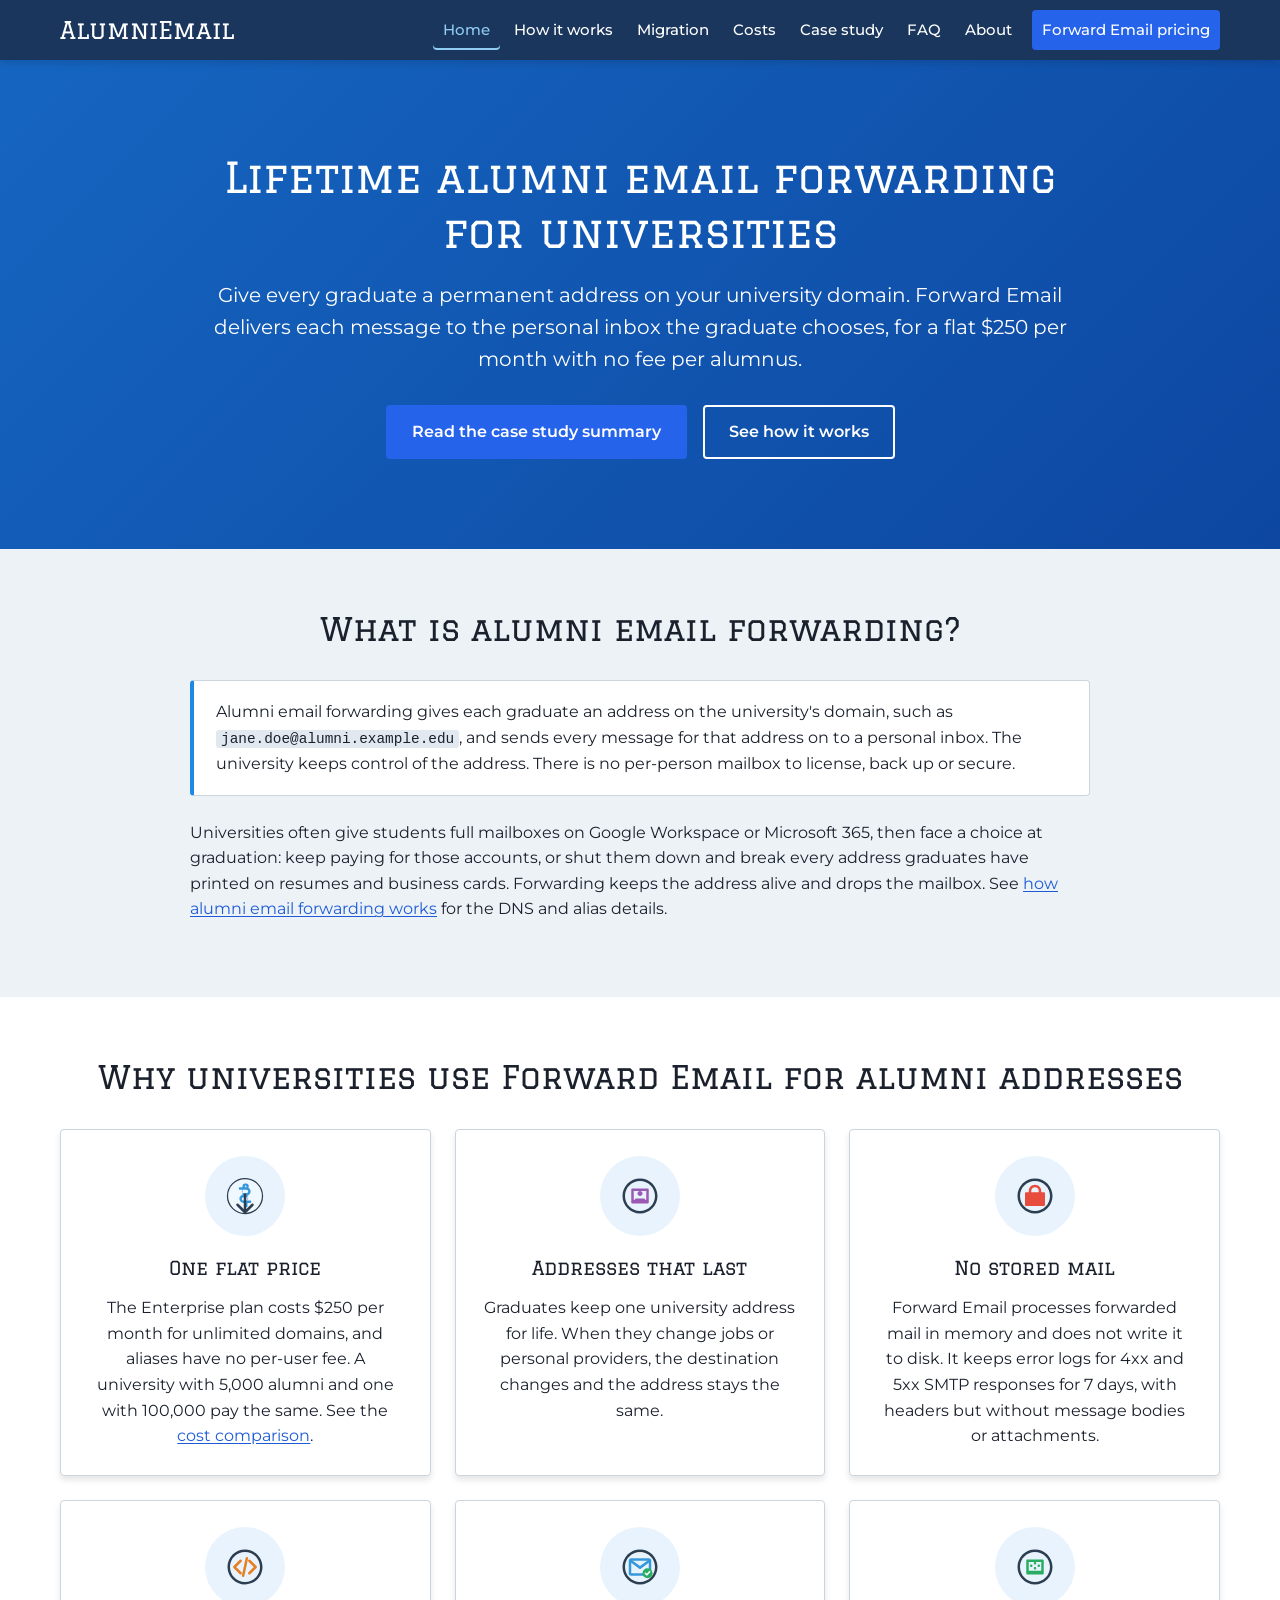
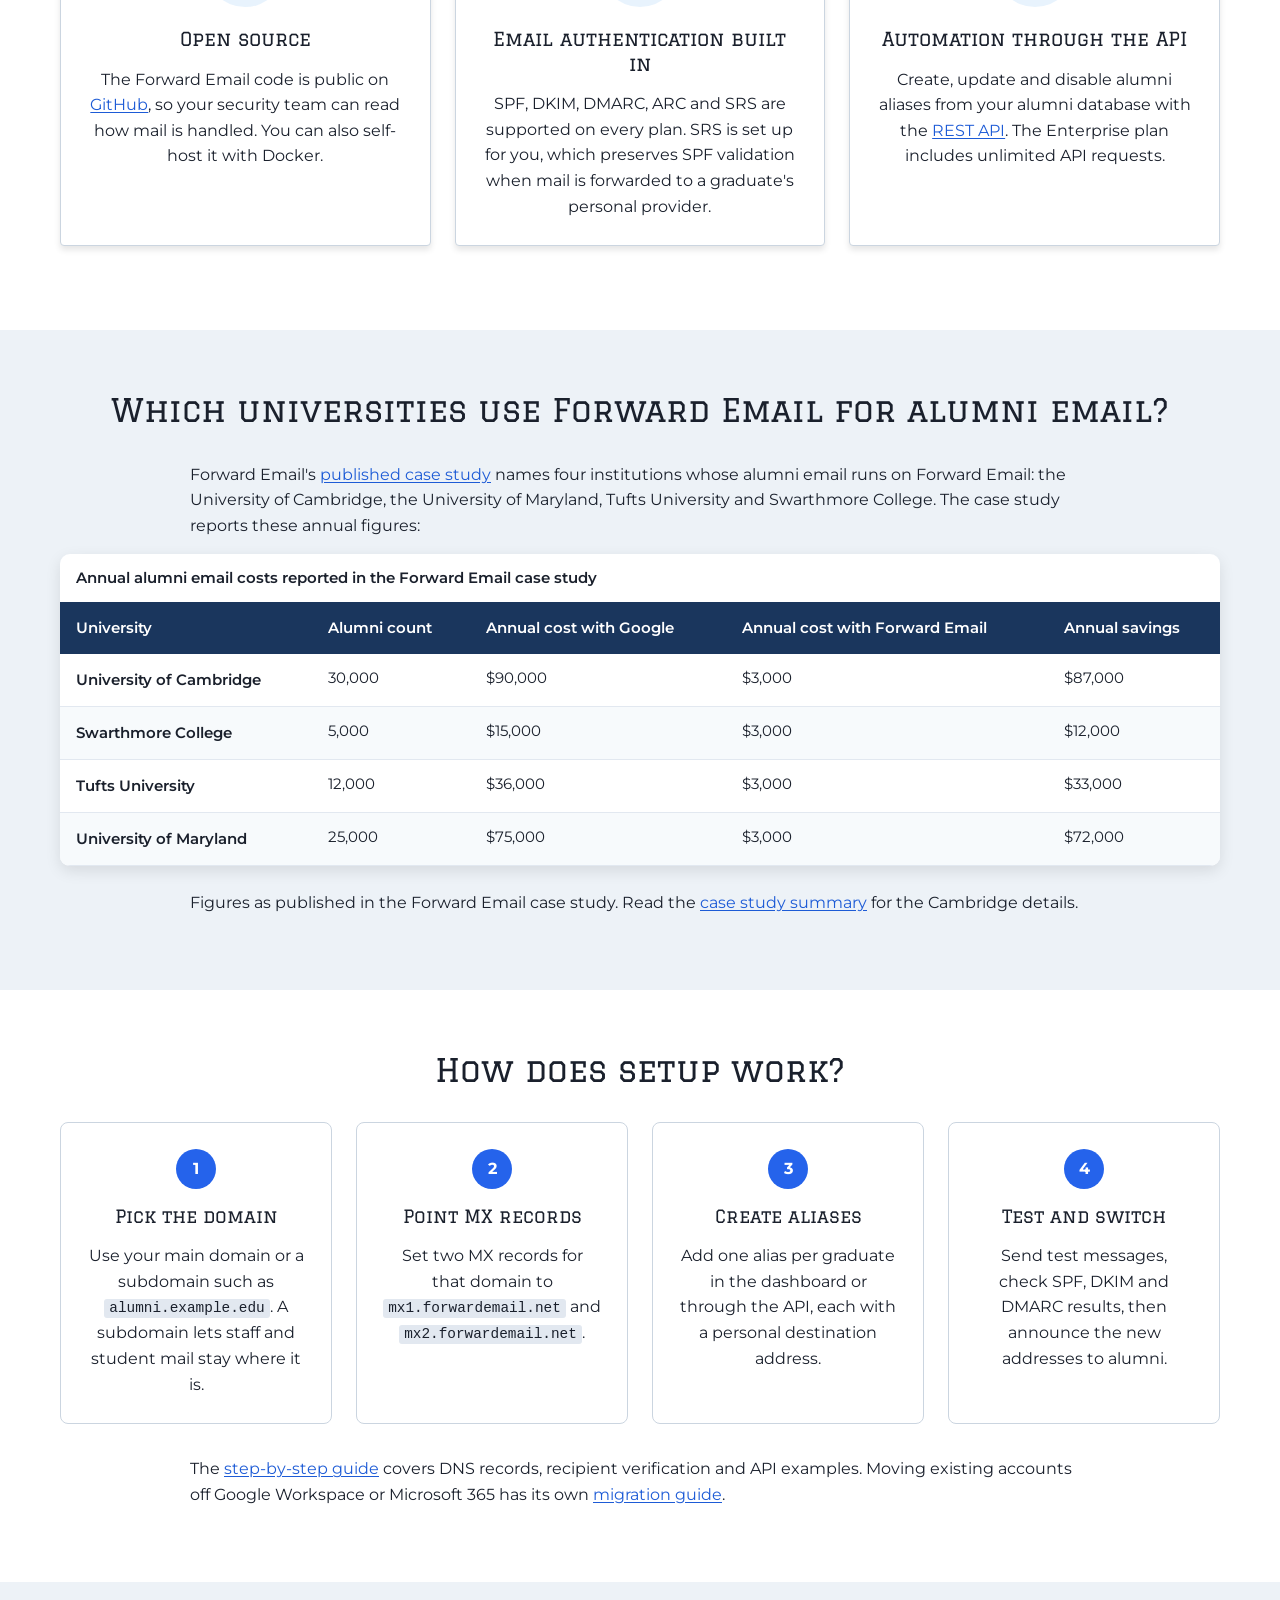
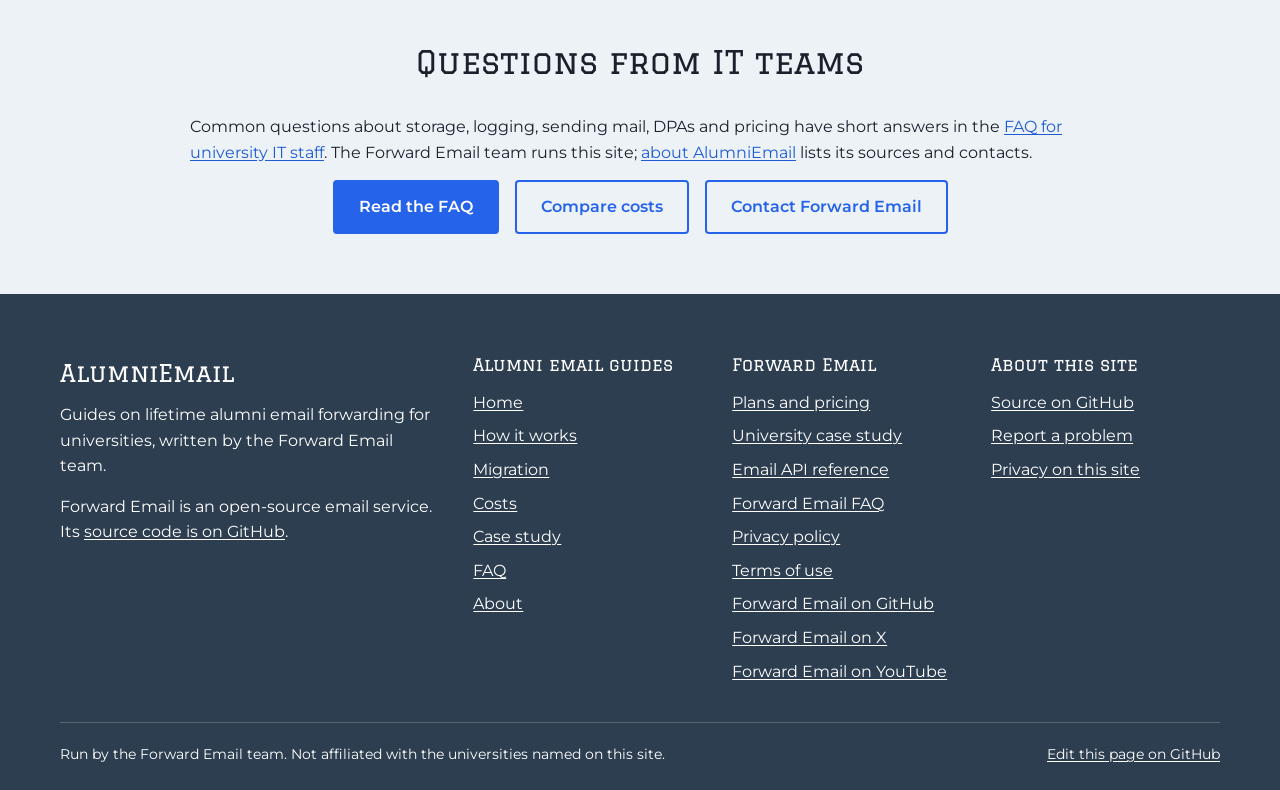
<file: index.html>
<!DOCTYPE html>
<html lang="en">
<head>
<meta charset="utf-8">
<meta name="viewport" content="width=device-width, initial-scale=1">
<title>Alumni Email Forwarding for Universities | AlumniEmail</title>
<meta name="description" content="Give graduates a lifetime address on your university domain, forwarded to their own inbox. Flat $250/month, no per-alumnus fee.">
<meta name="robots" content="index, follow, max-image-preview:large">
<link rel="canonical" href="https://alumniemail.com/">
<meta name="referrer" content="strict-origin-when-cross-origin">
<meta http-equiv="Content-Security-Policy" content="default-src 'self'; script-src 'self'; style-src 'self'; img-src 'self' data:; font-src 'self'; connect-src 'self'; base-uri 'self'; form-action 'self'; object-src 'none'; upgrade-insecure-requests">
<meta name="theme-color" content="#1a365d">
<meta name="author" content="Forward Email">
<link rel="icon" href="/favicon.ico" sizes="32x32">
<link rel="icon" href="/images/icon.svg" type="image/svg+xml">
<link rel="apple-touch-icon" href="/images/apple-touch-icon.png">
<link rel="manifest" href="/site.webmanifest">
<link rel="preload" href="/fonts/graduate-latin.woff2" as="font" type="font/woff2" crossorigin>
<link rel="preload" href="/fonts/montserrat-latin.woff2" as="font" type="font/woff2" crossorigin>
<link rel="stylesheet" href="/css/style.min.css">
<link rel="alternate" type="text/markdown" href="/index.md" title="Markdown version">
<link rel="alternate" type="text/plain" href="/llms.txt" title="llms.txt">
<link rel="sitemap" type="application/xml" href="/sitemap.xml">
<meta property="og:type" content="website">
<meta property="og:site_name" content="AlumniEmail">
<meta property="og:locale" content="en_US">
<meta property="og:title" content="Alumni Email Forwarding for Universities | AlumniEmail">
<meta property="og:description" content="Give graduates a lifetime address on your university domain, forwarded to their own inbox. Flat $250/month, no per-alumnus fee.">
<meta property="og:url" content="https://alumniemail.com/">
<meta property="og:image" content="https://alumniemail.com/images/og-image.jpg">
<meta property="og:image:type" content="image/jpeg">
<meta property="og:image:width" content="1200">
<meta property="og:image:height" content="630">
<meta property="og:image:alt" content="AlumniEmail: lifetime alumni email forwarding for universities, from the Forward Email team">
<meta name="twitter:card" content="summary_large_image">
<meta name="twitter:title" content="Alumni Email Forwarding for Universities | AlumniEmail">
<meta name="twitter:description" content="Give graduates a lifetime address on your university domain, forwarded to their own inbox. Flat $250/month, no per-alumnus fee.">
<meta name="twitter:image" content="https://alumniemail.com/images/og-image.jpg">
<meta name="twitter:image:alt" content="AlumniEmail: lifetime alumni email forwarding for universities, from the Forward Email team">
<script type="application/ld+json">{"@context":"https://schema.org","@graph":[{"@type":"Organization","@id":"https://forwardemail.net/#organization","name":"Forward Email","url":"https://forwardemail.net","logo":"https://forwardemail.net/img/logo-square-180x180.png","sameAs":["https://github.com/forwardemail","https://x.com/fwdemail","https://www.youtube.com/forwardemail","https://www.reddit.com/r/forwardemail/"],"contactPoint":[{"@type":"ContactPoint","contactType":"customer support","email":"support@forwardemail.net","url":"https://forwardemail.net/en/faq"},{"@type":"ContactPoint","contactType":"security","email":"security@forwardemail.net","url":"https://forwardemail.net/en/security"}]},{"@type":"WebSite","@id":"https://alumniemail.com/#website","url":"https://alumniemail.com/","name":"AlumniEmail","description":"Guides for university IT and alumni relations teams on lifetime alumni email forwarding with Forward Email: how it works, DNS setup, migration from Google Workspace or Microsoft 365, sourced costs and a published university case study.","inLanguage":"en","publisher":{"@id":"https://forwardemail.net/#organization"}},{"@type":"WebPage","@id":"https://alumniemail.com/#webpage","url":"https://alumniemail.com/","name":"Alumni Email Forwarding for Universities | AlumniEmail","description":"Give graduates a lifetime address on your university domain, forwarded to their own inbox. Flat $250/month, no per-alumnus fee.","inLanguage":"en","isPartOf":{"@id":"https://alumniemail.com/#website"},"publisher":{"@id":"https://forwardemail.net/#organization"},"primaryImageOfPage":{"@type":"ImageObject","url":"https://alumniemail.com/images/og-image.jpg","width":1200,"height":630}},{"@type":"Service","@id":"https://alumniemail.com/#service","name":"Alumni email forwarding for universities","serviceType":"Email forwarding","description":"Give every graduate a permanent address on your university domain. Forward Email delivers each message to the personal inbox the graduate chooses, for a flat $250 per month with no fee per alumnus.","provider":{"@id":"https://forwardemail.net/#organization"},"audience":{"@type":"Audience","audienceType":"Universities and colleges"},"url":"https://forwardemail.net/en/alumni-email-forwarding","offers":{"@type":"Offer","name":"Forward Email Enterprise","url":"https://forwardemail.net/en/private-business-email","price":"250","priceCurrency":"USD","priceSpecification":{"@type":"UnitPriceSpecification","price":"250","priceCurrency":"USD","unitText":"MONTH"}}}]}</script>
</head>
<body>
<!--email_off--><a class="skip-link" href="#main"><!--/email_off-->Skip to content</a>
<header class="site-header">
<div class="container header-content">
<!--email_off--><a class="logo" href="/"><!--/email_off-->AlumniEmail</a>
<nav aria-label="Main"><ul class="nav-links">
<li><!--email_off--><a href="/" aria-current="page"><!--/email_off-->Home</a></li>
<li><!--email_off--><a href="/how-it-works/"><!--/email_off-->How it works</a></li>
<li><!--email_off--><a href="/migrate-from-google-workspace-microsoft-365/"><!--/email_off-->Migration</a></li>
<li><!--email_off--><a href="/cost-comparison/"><!--/email_off-->Costs</a></li>
<li><!--email_off--><a href="/case-study/"><!--/email_off-->Case study</a></li>
<li><!--email_off--><a href="/faq/"><!--/email_off-->FAQ</a></li>
<li><!--email_off--><a href="/about/"><!--/email_off-->About</a></li>
<li><!--email_off--><a class="nav-cta" href="https://forwardemail.net/en/private-business-email"><!--/email_off-->Forward Email pricing</a></li>
</ul></nav>
</div>
</header>
<main id="main">
<div class="hero">
<div class="container">
<div class="hero-content">

<h1>Lifetime alumni email forwarding for universities</h1>
<p class="lead">Give every graduate a permanent address on your university domain. Forward Email delivers each message to the personal inbox the graduate chooses, for a flat $250 per month with no fee per alumnus.</p>
<div class="cta-buttons"><!--email_off--><a class="btn-primary" href="/case-study/"><!--/email_off-->Read the case study summary</a><!--email_off--><a class="btn-secondary" href="/how-it-works/"><!--/email_off-->See how it works</a></div>
</div>
</div>
</div>
<section class="band" aria-labelledby="what-is-alumni-email-forwarding">
<div class="container">
<h2 id="what-is-alumni-email-forwarding">What is alumni email forwarding?</h2>
<aside class="note">
<p>Alumni email forwarding gives each graduate an address on the university's domain, such as <code><!--email_off-->jane.doe@alumni.example.edu<!--/email_off--></code>, and sends every message for that address on to a personal inbox. The university keeps control of the address. There is no per-person mailbox to license, back up or secure.</p>
</aside>
<p>Universities often give students full mailboxes on Google Workspace or Microsoft 365, then face a choice at graduation: keep paying for those accounts, or shut them down and break every address graduates have printed on resumes and business cards. Forwarding keeps the address alive and drops the mailbox. See <!--email_off--><a href="/how-it-works/"><!--/email_off-->how alumni email forwarding works</a> for the DNS and alias details.</p>
</div>
</section>
<section class="band" aria-labelledby="why-universities-use-forward-email-for-alumni-addresses">
<div class="container">
<h2 id="why-universities-use-forward-email-for-alumni-addresses">Why universities use Forward Email for alumni addresses</h2>
<div class="card-grid">
<article class="card card-icon">
<div class="icon"><img src="/images/svg/cost-savings.svg" alt="" width="40" height="40"></div>
<h3 id="one-flat-price">One flat price</h3>
<p>The Enterprise plan costs $250 per month for unlimited domains, and aliases have no per-user fee. A university with 5,000 alumni and one with 100,000 pay the same. See the <!--email_off--><a href="/cost-comparison/"><!--/email_off-->cost comparison</a>.</p>
</article>
<article class="card card-icon">
<div class="icon"><img src="/images/svg/quick-migration.svg" alt="" width="40" height="40"></div>
<h3 id="addresses-that-last">Addresses that last</h3>
<p>Graduates keep one university address for life. When they change jobs or personal providers, the destination changes and the address stays the same.</p>
</article>
<article class="card card-icon">
<div class="icon"><img src="/images/svg/lifetime-connection.svg" alt="" width="40" height="40"></div>
<h3 id="no-stored-mail">No stored mail</h3>
<p>Forward Email processes forwarded mail in memory and does not write it to disk. It keeps error logs for 4xx and 5xx SMTP responses for 7 days, with headers but without message bodies or attachments.</p>
</article>
<article class="card card-icon">
<div class="icon"><img src="/images/svg/open-source.svg" alt="" width="40" height="40"></div>
<h3 id="open-source">Open source</h3>
<p>The Forward Email code is public on <!--email_off--><a href="https://github.com/forwardemail/forwardemail.net"><!--/email_off-->GitHub</a>, so your security team can read how mail is handled. You can also self-host it with Docker.</p>
</article>
<article class="card card-icon">
<div class="icon"><img src="/images/svg/email-authentication.svg" alt="" width="40" height="40"></div>
<h3 id="email-authentication-built-in">Email authentication built in</h3>
<p>SPF, DKIM, DMARC, ARC and SRS are supported on every plan. SRS is set up for you, which preserves SPF validation when mail is forwarded to a graduate's personal provider.</p>
</article>
<article class="card card-icon">
<div class="icon"><img src="/images/svg/zero-disruption.svg" alt="" width="40" height="40"></div>
<h3 id="automation-through-the-api">Automation through the API</h3>
<p>Create, update and disable alumni aliases from your alumni database with the <!--email_off--><a href="https://forwardemail.net/en/email-api"><!--/email_off-->REST API</a>. The Enterprise plan includes unlimited API requests.</p>
</article>
</div>
</div>
</section>
<section class="band" aria-labelledby="which-universities-use-forward-email-for-alumni-email">
<div class="container">
<h2 id="which-universities-use-forward-email-for-alumni-email">Which universities use Forward Email for alumni email?</h2>
<p>Forward Email's <!--email_off--><a href="https://forwardemail.net/en/blog/docs/alumni-email-forwarding-university-case-study"><!--/email_off-->published case study</a> names four institutions whose alumni email runs on Forward Email: the University of Cambridge, the University of Maryland, Tufts University and Swarthmore College. The case study reports these annual figures:</p>
<div class="table-wrap"><table><caption>Annual alumni email costs reported in the Forward Email case study</caption><thead><tr><th scope="col">University</th><th scope="col">Alumni count</th><th scope="col">Annual cost with Google</th><th scope="col">Annual cost with Forward Email</th><th scope="col">Annual savings</th></tr></thead><tbody>
<tr><th scope="row">University of Cambridge</th><td>30,000</td><td>$90,000</td><td>$3,000</td><td>$87,000</td></tr>
<tr><th scope="row">Swarthmore College</th><td>5,000</td><td>$15,000</td><td>$3,000</td><td>$12,000</td></tr>
<tr><th scope="row">Tufts University</th><td>12,000</td><td>$36,000</td><td>$3,000</td><td>$33,000</td></tr>
<tr><th scope="row">University of Maryland</th><td>25,000</td><td>$75,000</td><td>$3,000</td><td>$72,000</td></tr>
</tbody></table></div>
<p>Figures as published in the Forward Email case study. Read the <!--email_off--><a href="/case-study/"><!--/email_off-->case study summary</a> for the Cambridge details.</p>
</div>
</section>
<section class="band" aria-labelledby="how-does-setup-work">
<div class="container">
<h2 id="how-does-setup-work">How does setup work?</h2>
<ol class="steps">
<li class="step">
<h3 id="pick-the-domain">Pick the domain</h3>
<p>Use your main domain or a subdomain such as <code>alumni.example.edu</code>. A subdomain lets staff and student mail stay where it is.</p>
</li>
<li class="step">
<h3 id="point-mx-records">Point MX records</h3>
<p>Set two MX records for that domain to <code>mx1.forwardemail.net</code> and <code>mx2.forwardemail.net</code>.</p>
</li>
<li class="step">
<h3 id="create-aliases">Create aliases</h3>
<p>Add one alias per graduate in the dashboard or through the API, each with a personal destination address.</p>
</li>
<li class="step">
<h3 id="test-and-switch">Test and switch</h3>
<p>Send test messages, check SPF, DKIM and DMARC results, then announce the new addresses to alumni.</p>
</li>
</ol>
<p>The <!--email_off--><a href="/how-it-works/"><!--/email_off-->step-by-step guide</a> covers DNS records, recipient verification and API examples. Moving existing accounts off Google Workspace or Microsoft 365 has its own <!--email_off--><a href="/migrate-from-google-workspace-microsoft-365/"><!--/email_off-->migration guide</a>.</p>
</div>
</section>
<section class="band" aria-labelledby="questions-from-it-teams">
<div class="container">
<h2 id="questions-from-it-teams">Questions from IT teams</h2>
<p>Common questions about storage, logging, sending mail, DPAs and pricing have short answers in the <!--email_off--><a href="/faq/"><!--/email_off-->FAQ for university IT staff</a>. The Forward Email team runs this site; <!--email_off--><a href="/about/"><!--/email_off-->about AlumniEmail</a> lists its sources and contacts.</p>
<div class="cta-buttons">
<!--email_off--><a class="btn-primary" href="/faq/"><!--/email_off-->Read the FAQ</a>
<!--email_off--><a class="btn-secondary" href="/cost-comparison/"><!--/email_off-->Compare costs</a>
<!--email_off--><a class="btn-secondary" href="mailto:support@forwardemail.net">Contact Forward Email</a><!--/email_off-->
</div>
</div>
</section>
</main>
<footer class="site-footer">
<div class="container">
<div class="footer-content">
<div class="footer-brand">
<!--email_off--><a class="logo" href="/"><!--/email_off-->AlumniEmail</a>
<p>Guides on lifetime alumni email forwarding for universities, written by the Forward Email team.</p>
<p>Forward Email is an open-source email service. Its <!--email_off--><a href="https://github.com/forwardemail/forwardemail.net"><!--/email_off-->source code is on GitHub</a>.</p>
</div>
<div class="footer-links">
<div>
<h2>Alumni email guides</h2>
<ul>
<li><!--email_off--><a href="/"><!--/email_off-->Home</a></li>
<li><!--email_off--><a href="/how-it-works/"><!--/email_off-->How it works</a></li>
<li><!--email_off--><a href="/migrate-from-google-workspace-microsoft-365/"><!--/email_off-->Migration</a></li>
<li><!--email_off--><a href="/cost-comparison/"><!--/email_off-->Costs</a></li>
<li><!--email_off--><a href="/case-study/"><!--/email_off-->Case study</a></li>
<li><!--email_off--><a href="/faq/"><!--/email_off-->FAQ</a></li>
<li><!--email_off--><a href="/about/"><!--/email_off-->About</a></li>
</ul>
</div>
<div>
<h2>Forward Email</h2>
<ul>
<li><!--email_off--><a href="https://forwardemail.net/en/private-business-email"><!--/email_off-->Plans and pricing</a></li>
<li><!--email_off--><a href="https://forwardemail.net/en/blog/docs/alumni-email-forwarding-university-case-study"><!--/email_off-->University case study</a></li>
<li><!--email_off--><a href="https://forwardemail.net/en/email-api"><!--/email_off-->Email API reference</a></li>
<li><!--email_off--><a href="https://forwardemail.net/en/faq"><!--/email_off-->Forward Email FAQ</a></li>
<li><!--email_off--><a href="https://forwardemail.net/en/privacy"><!--/email_off-->Privacy policy</a></li>
<li><!--email_off--><a href="https://forwardemail.net/en/terms"><!--/email_off-->Terms of use</a></li>
<li><!--email_off--><a href="https://github.com/forwardemail"><!--/email_off-->Forward Email on GitHub</a></li>
<li><!--email_off--><a href="https://x.com/fwdemail"><!--/email_off-->Forward Email on X</a></li>
<li><!--email_off--><a href="https://www.youtube.com/forwardemail"><!--/email_off-->Forward Email on YouTube</a></li>
</ul>
</div>
<div>
<h2>About this site</h2>
<ul>
<li><!--email_off--><a href="https://github.com/forwardemail/alumniemail.com"><!--/email_off-->Source on GitHub</a></li>
<li><!--email_off--><a href="https://github.com/forwardemail/alumniemail.com/issues"><!--/email_off-->Report a problem</a></li>
<li><!--email_off--><a href="/about/#privacy-on-this-site"><!--/email_off-->Privacy on this site</a></li>
</ul>
</div>
</div>
</div>
<div class="footer-bottom">
<p>Run by the Forward Email team. Not affiliated with the universities named on this site.</p>
<p><!--email_off--><a href="https://github.com/forwardemail/alumniemail.com/blob/main/content/index.md"><!--/email_off-->Edit this page on GitHub</a></p>
</div>
</div>
</footer>
</body>
</html>
</file>
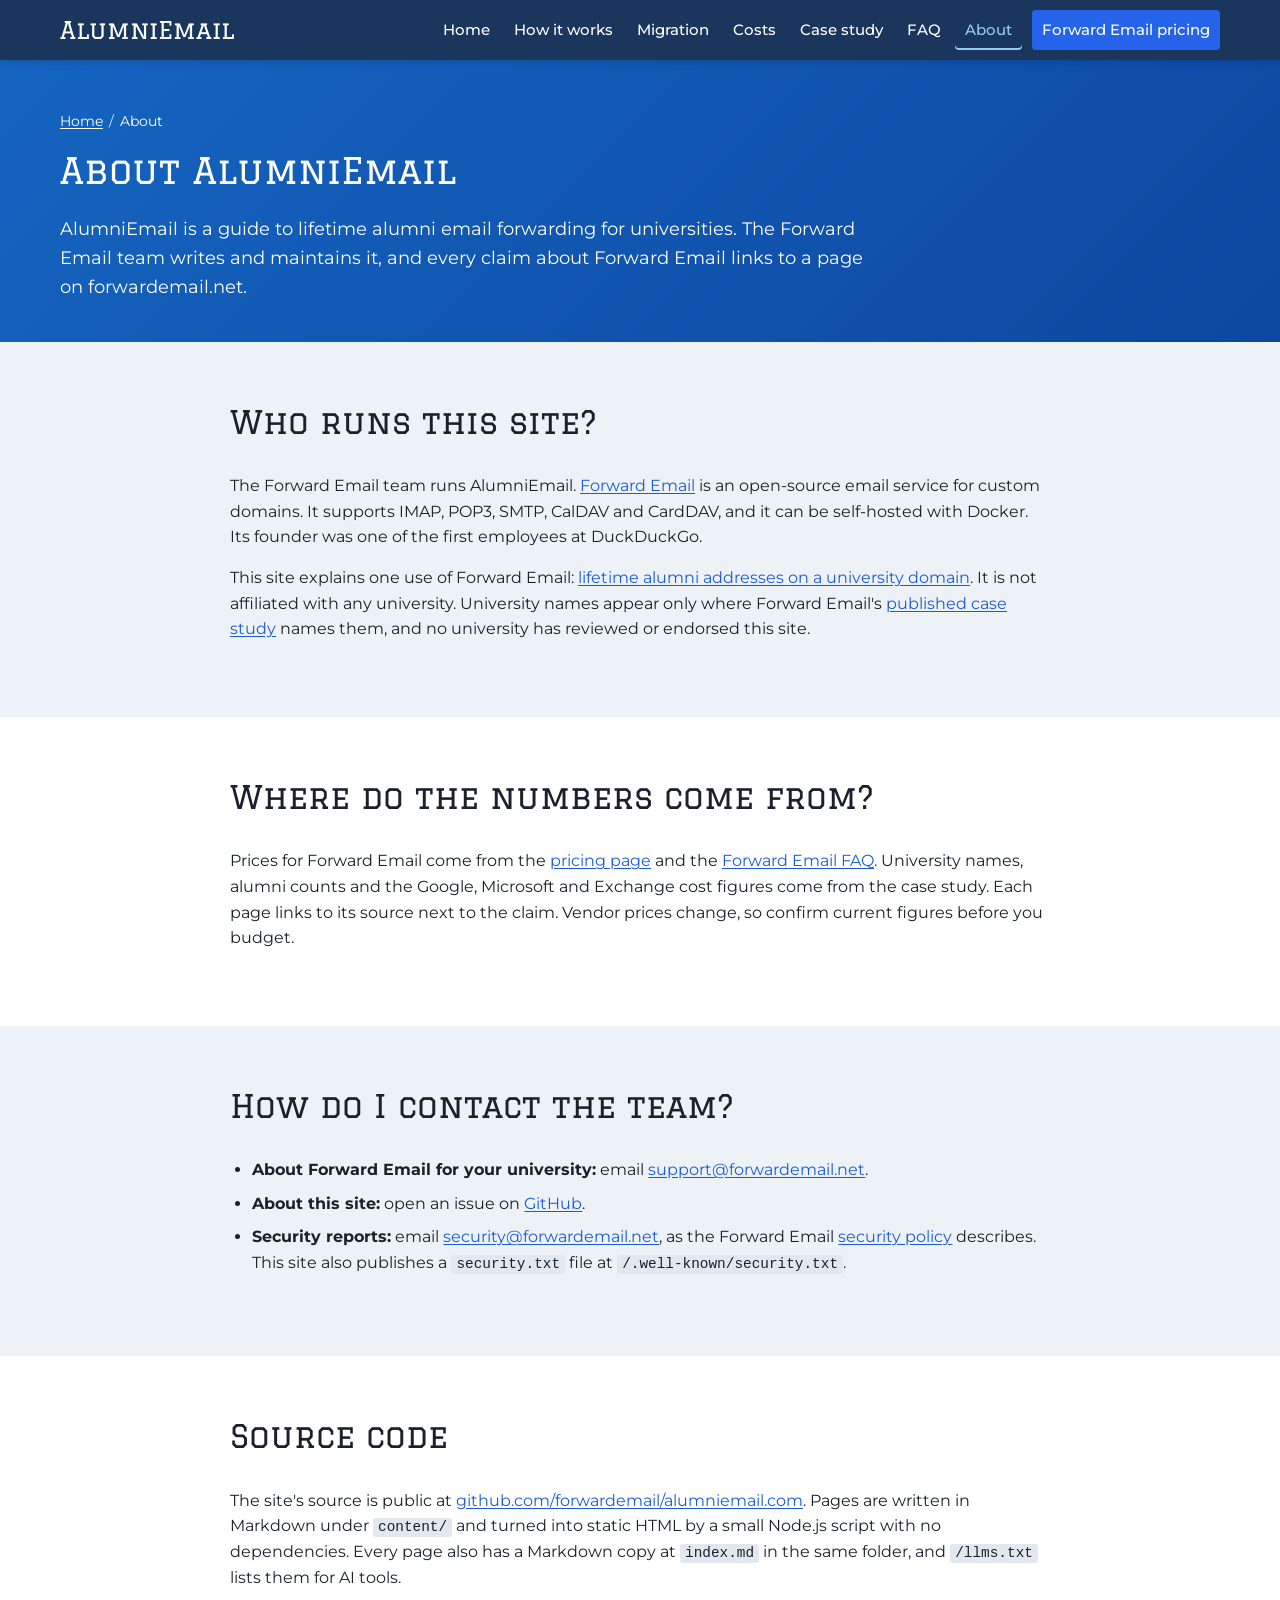
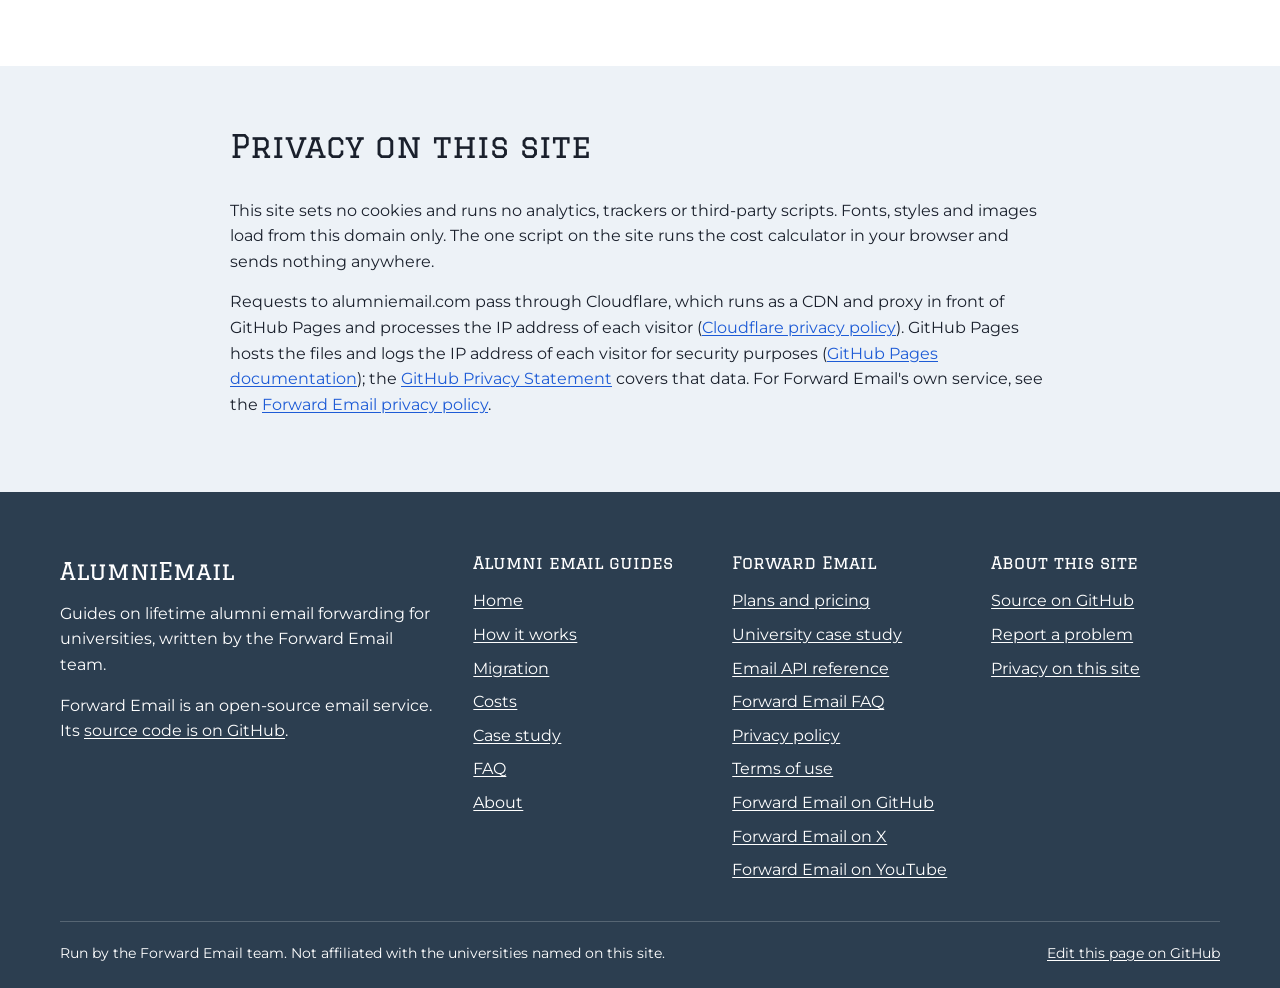
<file: about/index.html>
<!DOCTYPE html>
<html lang="en">
<head>
<meta charset="utf-8">
<meta name="viewport" content="width=device-width, initial-scale=1">
<title>About AlumniEmail: Run by the Forward Email Team</title>
<meta name="description" content="Who runs AlumniEmail, how to reach the Forward Email team, where the source lives, and why the site uses no cookies or trackers.">
<meta name="robots" content="index, follow, max-image-preview:large">
<link rel="canonical" href="https://alumniemail.com/about/">
<meta name="referrer" content="strict-origin-when-cross-origin">
<meta http-equiv="Content-Security-Policy" content="default-src 'self'; script-src 'self'; style-src 'self'; img-src 'self' data:; font-src 'self'; connect-src 'self'; base-uri 'self'; form-action 'self'; object-src 'none'; upgrade-insecure-requests">
<meta name="theme-color" content="#1a365d">
<meta name="author" content="Forward Email">
<link rel="icon" href="/favicon.ico" sizes="32x32">
<link rel="icon" href="/images/icon.svg" type="image/svg+xml">
<link rel="apple-touch-icon" href="/images/apple-touch-icon.png">
<link rel="manifest" href="/site.webmanifest">
<link rel="preload" href="/fonts/graduate-latin.woff2" as="font" type="font/woff2" crossorigin>
<link rel="preload" href="/fonts/montserrat-latin.woff2" as="font" type="font/woff2" crossorigin>
<link rel="stylesheet" href="/css/style.min.css">
<link rel="alternate" type="text/markdown" href="/about/index.md" title="Markdown version">
<link rel="alternate" type="text/plain" href="/llms.txt" title="llms.txt">
<link rel="sitemap" type="application/xml" href="/sitemap.xml">
<meta property="og:type" content="article">
<meta property="og:site_name" content="AlumniEmail">
<meta property="og:locale" content="en_US">
<meta property="og:title" content="About AlumniEmail: Run by the Forward Email Team">
<meta property="og:description" content="Who runs AlumniEmail, how to reach the Forward Email team, where the source lives, and why the site uses no cookies or trackers.">
<meta property="og:url" content="https://alumniemail.com/about/">
<meta property="og:image" content="https://alumniemail.com/images/og-image.jpg">
<meta property="og:image:type" content="image/jpeg">
<meta property="og:image:width" content="1200">
<meta property="og:image:height" content="630">
<meta property="og:image:alt" content="AlumniEmail: lifetime alumni email forwarding for universities, from the Forward Email team">
<meta name="twitter:card" content="summary_large_image">
<meta name="twitter:title" content="About AlumniEmail: Run by the Forward Email Team">
<meta name="twitter:description" content="Who runs AlumniEmail, how to reach the Forward Email team, where the source lives, and why the site uses no cookies or trackers.">
<meta name="twitter:image" content="https://alumniemail.com/images/og-image.jpg">
<meta name="twitter:image:alt" content="AlumniEmail: lifetime alumni email forwarding for universities, from the Forward Email team">
<script type="application/ld+json">{"@context":"https://schema.org","@graph":[{"@type":"Organization","@id":"https://forwardemail.net/#organization","name":"Forward Email","url":"https://forwardemail.net","logo":"https://forwardemail.net/img/logo-square-180x180.png","sameAs":["https://github.com/forwardemail","https://x.com/fwdemail","https://www.youtube.com/forwardemail","https://www.reddit.com/r/forwardemail/"],"contactPoint":[{"@type":"ContactPoint","contactType":"customer support","email":"support@forwardemail.net","url":"https://forwardemail.net/en/faq"},{"@type":"ContactPoint","contactType":"security","email":"security@forwardemail.net","url":"https://forwardemail.net/en/security"}]},{"@type":"WebSite","@id":"https://alumniemail.com/#website","url":"https://alumniemail.com/","name":"AlumniEmail","description":"Guides for university IT and alumni relations teams on lifetime alumni email forwarding with Forward Email: how it works, DNS setup, migration from Google Workspace or Microsoft 365, sourced costs and a published university case study.","inLanguage":"en","publisher":{"@id":"https://forwardemail.net/#organization"}},{"@type":"AboutPage","@id":"https://alumniemail.com/about/#webpage","url":"https://alumniemail.com/about/","name":"About AlumniEmail: Run by the Forward Email Team","description":"Who runs AlumniEmail, how to reach the Forward Email team, where the source lives, and why the site uses no cookies or trackers.","inLanguage":"en","isPartOf":{"@id":"https://alumniemail.com/#website"},"publisher":{"@id":"https://forwardemail.net/#organization"},"primaryImageOfPage":{"@type":"ImageObject","url":"https://alumniemail.com/images/og-image.jpg","width":1200,"height":630},"breadcrumb":{"@id":"https://alumniemail.com/about/#breadcrumb"}},{"@type":"BreadcrumbList","@id":"https://alumniemail.com/about/#breadcrumb","itemListElement":[{"@type":"ListItem","position":1,"name":"Home","item":"https://alumniemail.com/"},{"@type":"ListItem","position":2,"name":"About","item":"https://alumniemail.com/about/"}]}]}</script>
</head>
<body>
<!--email_off--><a class="skip-link" href="#main"><!--/email_off-->Skip to content</a>
<header class="site-header">
<div class="container header-content">
<!--email_off--><a class="logo" href="/"><!--/email_off-->AlumniEmail</a>
<nav aria-label="Main"><ul class="nav-links">
<li><!--email_off--><a href="/"><!--/email_off-->Home</a></li>
<li><!--email_off--><a href="/how-it-works/"><!--/email_off-->How it works</a></li>
<li><!--email_off--><a href="/migrate-from-google-workspace-microsoft-365/"><!--/email_off-->Migration</a></li>
<li><!--email_off--><a href="/cost-comparison/"><!--/email_off-->Costs</a></li>
<li><!--email_off--><a href="/case-study/"><!--/email_off-->Case study</a></li>
<li><!--email_off--><a href="/faq/"><!--/email_off-->FAQ</a></li>
<li><!--email_off--><a href="/about/" aria-current="page"><!--/email_off-->About</a></li>
<li><!--email_off--><a class="nav-cta" href="https://forwardemail.net/en/private-business-email"><!--/email_off-->Forward Email pricing</a></li>
</ul></nav>
</div>
</header>
<main id="main">
<div class="hero page-hero">
<div class="container">
<div class="">
<nav class="breadcrumb" aria-label="Breadcrumb"><ol><li><!--email_off--><a href="/"><!--/email_off-->Home</a></li><li><span aria-current="page">About</span></li></ol></nav>
<h1>About AlumniEmail</h1>
<p class="lead">AlumniEmail is a guide to lifetime alumni email forwarding for universities. The Forward Email team writes and maintains it, and every claim about Forward Email links to a page on forwardemail.net.</p>

</div>
</div>
</div>
<section class="band" aria-labelledby="who-runs-this-site">
<div class="container">
<div class="prose">
<h2 id="who-runs-this-site">Who runs this site?</h2>
<p>The Forward Email team runs AlumniEmail. <!--email_off--><a href="https://forwardemail.net"><!--/email_off-->Forward Email</a> is an open-source email service for custom domains. It supports IMAP, POP3, SMTP, CalDAV and CardDAV, and it can be self-hosted with Docker. Its founder was one of the first employees at DuckDuckGo.</p>
<p>This site explains one use of Forward Email: <!--email_off--><a href="/"><!--/email_off-->lifetime alumni addresses on a university domain</a>. It is not affiliated with any university. University names appear only where Forward Email's <!--email_off--><a href="https://forwardemail.net/en/blog/docs/alumni-email-forwarding-university-case-study"><!--/email_off-->published case study</a> names them, and no university has reviewed or endorsed this site.</p>
</div>
</div>
</section>
<section class="band" aria-labelledby="where-do-the-numbers-come-from">
<div class="container">
<div class="prose">
<h2 id="where-do-the-numbers-come-from">Where do the numbers come from?</h2>
<p>Prices for Forward Email come from the <!--email_off--><a href="https://forwardemail.net/en/private-business-email"><!--/email_off-->pricing page</a> and the <!--email_off--><a href="https://forwardemail.net/en/faq"><!--/email_off-->Forward Email FAQ</a>. University names, alumni counts and the Google, Microsoft and Exchange cost figures come from the case study. Each page links to its source next to the claim. Vendor prices change, so confirm current figures before you budget.</p>
</div>
</div>
</section>
<section class="band" aria-labelledby="how-do-i-contact-the-team">
<div class="container">
<div class="prose">
<h2 id="how-do-i-contact-the-team">How do I contact the team?</h2>
<ul><li><strong>About Forward Email for your university:</strong> email <!--email_off--><a href="mailto:support@forwardemail.net">support@forwardemail.net</a><!--/email_off-->.</li><li><strong>About this site:</strong> open an issue on <!--email_off--><a href="https://github.com/forwardemail/alumniemail.com/issues"><!--/email_off-->GitHub</a>.</li><li><strong>Security reports:</strong> email <!--email_off--><a href="mailto:security@forwardemail.net">security@forwardemail.net</a><!--/email_off-->, as the Forward Email <!--email_off--><a href="https://forwardemail.net/en/security"><!--/email_off-->security policy</a> describes. This site also publishes a <code>security.txt</code> file at <code>/.well-known/security.txt</code>.</li></ul>
</div>
</div>
</section>
<section class="band" aria-labelledby="source-code">
<div class="container">
<div class="prose">
<h2 id="source-code">Source code</h2>
<p>The site's source is public at <!--email_off--><a href="https://github.com/forwardemail/alumniemail.com"><!--/email_off-->github.com/forwardemail/alumniemail.com</a>. Pages are written in Markdown under <code>content/</code> and turned into static HTML by a small Node.js script with no dependencies. Every page also has a Markdown copy at <code>index.md</code> in the same folder, and <code>/llms.txt</code> lists them for AI tools.</p>
</div>
</div>
</section>
<section class="band" aria-labelledby="privacy-on-this-site">
<div class="container">
<div class="prose">
<h2 id="privacy-on-this-site">Privacy on this site</h2>
<p>This site sets no cookies and runs no analytics, trackers or third-party scripts. Fonts, styles and images load from this domain only. The one script on the site runs the cost calculator in your browser and sends nothing anywhere.</p>
<p>Requests to alumniemail.com pass through Cloudflare, which runs as a CDN and proxy in front of GitHub Pages and processes the IP address of each visitor (<!--email_off--><a href="https://www.cloudflare.com/privacypolicy/"><!--/email_off-->Cloudflare privacy policy</a>). GitHub Pages hosts the files and logs the IP address of each visitor for security purposes (<!--email_off--><a href="https://docs.github.com/en/pages/getting-started-with-github-pages/about-github-pages"><!--/email_off-->GitHub Pages documentation</a>); the <!--email_off--><a href="https://docs.github.com/en/site-policy/privacy-policies/github-general-privacy-statement"><!--/email_off-->GitHub Privacy Statement</a> covers that data. For Forward Email's own service, see the <!--email_off--><a href="https://forwardemail.net/en/privacy"><!--/email_off-->Forward Email privacy policy</a>.</p>
</div>
</div>
</section>
</main>
<footer class="site-footer">
<div class="container">
<div class="footer-content">
<div class="footer-brand">
<!--email_off--><a class="logo" href="/"><!--/email_off-->AlumniEmail</a>
<p>Guides on lifetime alumni email forwarding for universities, written by the Forward Email team.</p>
<p>Forward Email is an open-source email service. Its <!--email_off--><a href="https://github.com/forwardemail/forwardemail.net"><!--/email_off-->source code is on GitHub</a>.</p>
</div>
<div class="footer-links">
<div>
<h2>Alumni email guides</h2>
<ul>
<li><!--email_off--><a href="/"><!--/email_off-->Home</a></li>
<li><!--email_off--><a href="/how-it-works/"><!--/email_off-->How it works</a></li>
<li><!--email_off--><a href="/migrate-from-google-workspace-microsoft-365/"><!--/email_off-->Migration</a></li>
<li><!--email_off--><a href="/cost-comparison/"><!--/email_off-->Costs</a></li>
<li><!--email_off--><a href="/case-study/"><!--/email_off-->Case study</a></li>
<li><!--email_off--><a href="/faq/"><!--/email_off-->FAQ</a></li>
<li><!--email_off--><a href="/about/"><!--/email_off-->About</a></li>
</ul>
</div>
<div>
<h2>Forward Email</h2>
<ul>
<li><!--email_off--><a href="https://forwardemail.net/en/private-business-email"><!--/email_off-->Plans and pricing</a></li>
<li><!--email_off--><a href="https://forwardemail.net/en/blog/docs/alumni-email-forwarding-university-case-study"><!--/email_off-->University case study</a></li>
<li><!--email_off--><a href="https://forwardemail.net/en/email-api"><!--/email_off-->Email API reference</a></li>
<li><!--email_off--><a href="https://forwardemail.net/en/faq"><!--/email_off-->Forward Email FAQ</a></li>
<li><!--email_off--><a href="https://forwardemail.net/en/privacy"><!--/email_off-->Privacy policy</a></li>
<li><!--email_off--><a href="https://forwardemail.net/en/terms"><!--/email_off-->Terms of use</a></li>
<li><!--email_off--><a href="https://github.com/forwardemail"><!--/email_off-->Forward Email on GitHub</a></li>
<li><!--email_off--><a href="https://x.com/fwdemail"><!--/email_off-->Forward Email on X</a></li>
<li><!--email_off--><a href="https://www.youtube.com/forwardemail"><!--/email_off-->Forward Email on YouTube</a></li>
</ul>
</div>
<div>
<h2>About this site</h2>
<ul>
<li><!--email_off--><a href="https://github.com/forwardemail/alumniemail.com"><!--/email_off-->Source on GitHub</a></li>
<li><!--email_off--><a href="https://github.com/forwardemail/alumniemail.com/issues"><!--/email_off-->Report a problem</a></li>
<li><!--email_off--><a href="/about/#privacy-on-this-site"><!--/email_off-->Privacy on this site</a></li>
</ul>
</div>
</div>
</div>
<div class="footer-bottom">
<p>Run by the Forward Email team. Not affiliated with the universities named on this site.</p>
<p><!--email_off--><a href="https://github.com/forwardemail/alumniemail.com/blob/main/content/about.md"><!--/email_off-->Edit this page on GitHub</a></p>
</div>
</div>
</footer>
</body>
</html>
</file>
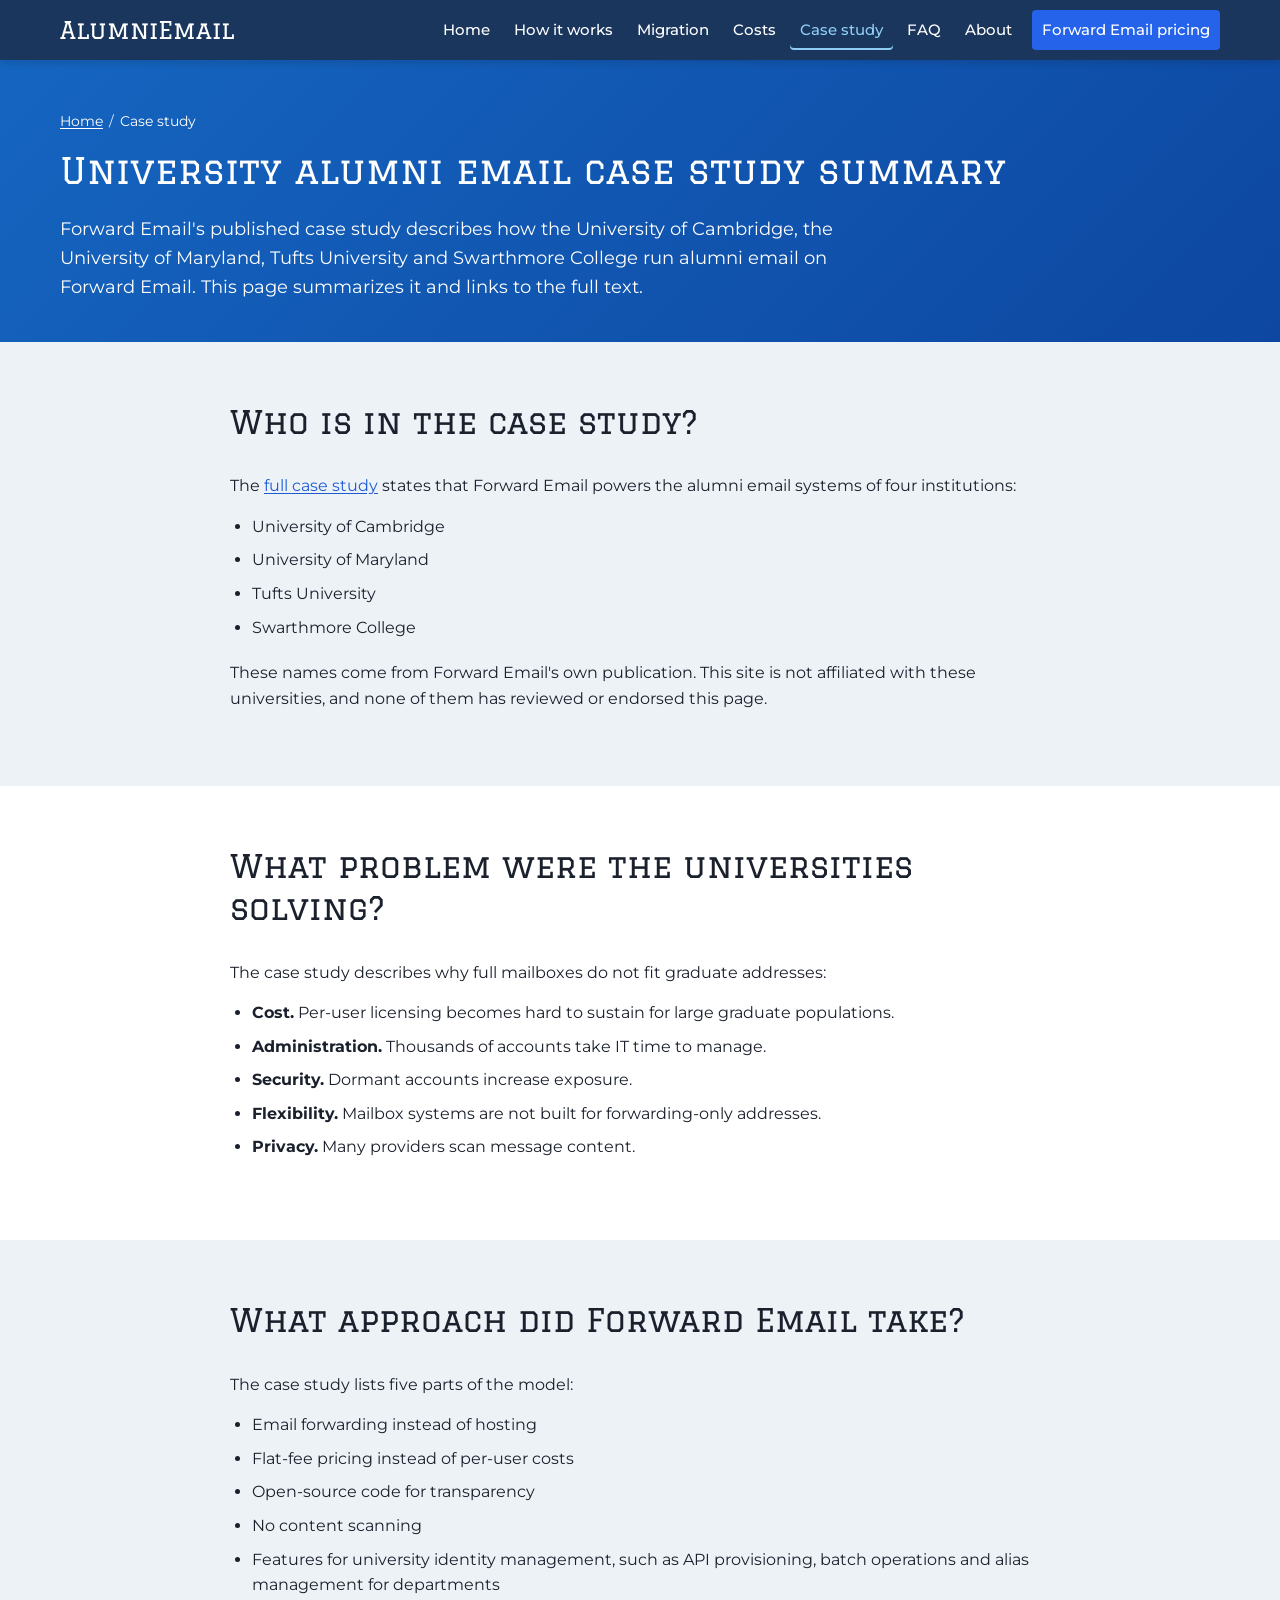
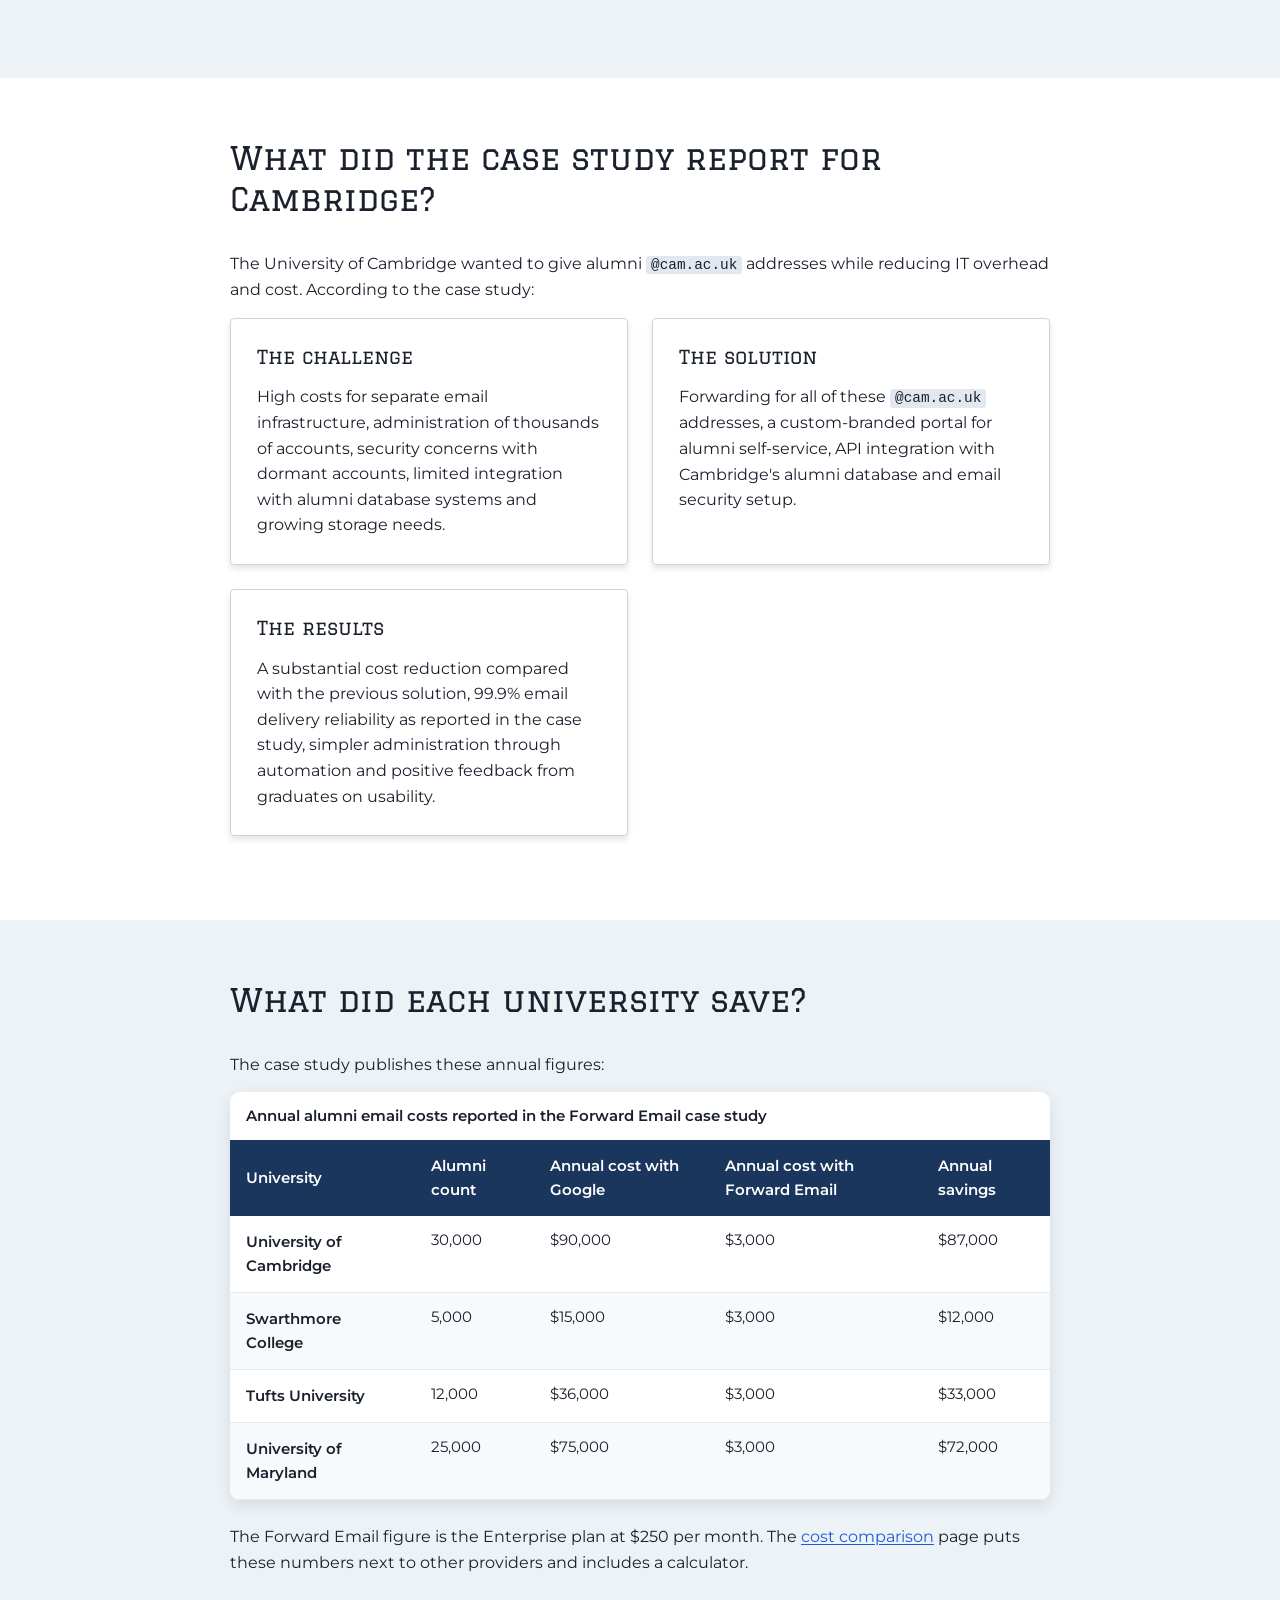
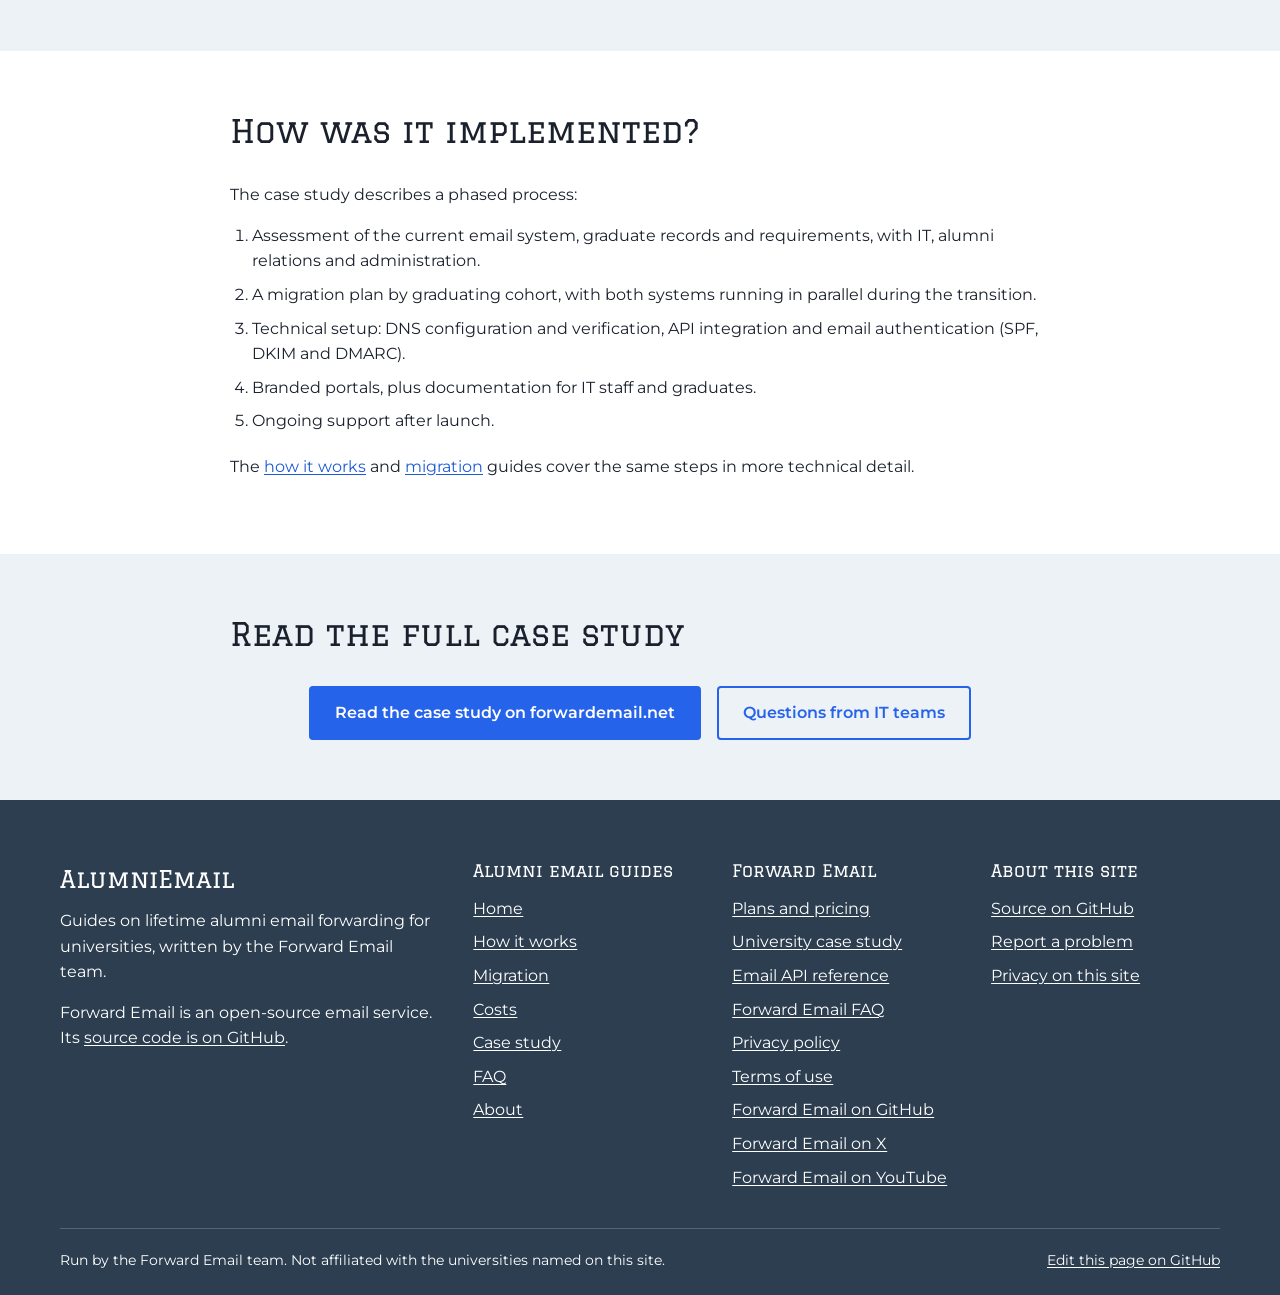
<file: case-study/index.html>
<!DOCTYPE html>
<html lang="en">
<head>
<meta charset="utf-8">
<meta name="viewport" content="width=device-width, initial-scale=1">
<title>University Alumni Email Case Study: Cambridge, UMD, Tufts</title>
<meta name="description" content="Summary of Forward Email's alumni email case study: Cambridge, Maryland, Tufts and Swarthmore, with the published cost figures.">
<meta name="robots" content="index, follow, max-image-preview:large">
<link rel="canonical" href="https://alumniemail.com/case-study/">
<meta name="referrer" content="strict-origin-when-cross-origin">
<meta http-equiv="Content-Security-Policy" content="default-src 'self'; script-src 'self'; style-src 'self'; img-src 'self' data:; font-src 'self'; connect-src 'self'; base-uri 'self'; form-action 'self'; object-src 'none'; upgrade-insecure-requests">
<meta name="theme-color" content="#1a365d">
<meta name="author" content="Forward Email">
<link rel="icon" href="/favicon.ico" sizes="32x32">
<link rel="icon" href="/images/icon.svg" type="image/svg+xml">
<link rel="apple-touch-icon" href="/images/apple-touch-icon.png">
<link rel="manifest" href="/site.webmanifest">
<link rel="preload" href="/fonts/graduate-latin.woff2" as="font" type="font/woff2" crossorigin>
<link rel="preload" href="/fonts/montserrat-latin.woff2" as="font" type="font/woff2" crossorigin>
<link rel="stylesheet" href="/css/style.min.css">
<link rel="alternate" type="text/markdown" href="/case-study/index.md" title="Markdown version">
<link rel="alternate" type="text/plain" href="/llms.txt" title="llms.txt">
<link rel="sitemap" type="application/xml" href="/sitemap.xml">
<meta property="og:type" content="article">
<meta property="og:site_name" content="AlumniEmail">
<meta property="og:locale" content="en_US">
<meta property="og:title" content="University Alumni Email Case Study: Cambridge, UMD, Tufts">
<meta property="og:description" content="Summary of Forward Email's alumni email case study: Cambridge, Maryland, Tufts and Swarthmore, with the published cost figures.">
<meta property="og:url" content="https://alumniemail.com/case-study/">
<meta property="og:image" content="https://alumniemail.com/images/og-image.jpg">
<meta property="og:image:type" content="image/jpeg">
<meta property="og:image:width" content="1200">
<meta property="og:image:height" content="630">
<meta property="og:image:alt" content="AlumniEmail: lifetime alumni email forwarding for universities, from the Forward Email team">
<meta name="twitter:card" content="summary_large_image">
<meta name="twitter:title" content="University Alumni Email Case Study: Cambridge, UMD, Tufts">
<meta name="twitter:description" content="Summary of Forward Email's alumni email case study: Cambridge, Maryland, Tufts and Swarthmore, with the published cost figures.">
<meta name="twitter:image" content="https://alumniemail.com/images/og-image.jpg">
<meta name="twitter:image:alt" content="AlumniEmail: lifetime alumni email forwarding for universities, from the Forward Email team">
<script type="application/ld+json">{"@context":"https://schema.org","@graph":[{"@type":"Organization","@id":"https://forwardemail.net/#organization","name":"Forward Email","url":"https://forwardemail.net","logo":"https://forwardemail.net/img/logo-square-180x180.png","sameAs":["https://github.com/forwardemail","https://x.com/fwdemail","https://www.youtube.com/forwardemail","https://www.reddit.com/r/forwardemail/"],"contactPoint":[{"@type":"ContactPoint","contactType":"customer support","email":"support@forwardemail.net","url":"https://forwardemail.net/en/faq"},{"@type":"ContactPoint","contactType":"security","email":"security@forwardemail.net","url":"https://forwardemail.net/en/security"}]},{"@type":"WebSite","@id":"https://alumniemail.com/#website","url":"https://alumniemail.com/","name":"AlumniEmail","description":"Guides for university IT and alumni relations teams on lifetime alumni email forwarding with Forward Email: how it works, DNS setup, migration from Google Workspace or Microsoft 365, sourced costs and a published university case study.","inLanguage":"en","publisher":{"@id":"https://forwardemail.net/#organization"}},{"@type":"WebPage","@id":"https://alumniemail.com/case-study/#webpage","url":"https://alumniemail.com/case-study/","name":"University Alumni Email Case Study: Cambridge, UMD, Tufts","description":"Summary of Forward Email's alumni email case study: Cambridge, Maryland, Tufts and Swarthmore, with the published cost figures.","inLanguage":"en","isPartOf":{"@id":"https://alumniemail.com/#website"},"publisher":{"@id":"https://forwardemail.net/#organization"},"primaryImageOfPage":{"@type":"ImageObject","url":"https://alumniemail.com/images/og-image.jpg","width":1200,"height":630},"breadcrumb":{"@id":"https://alumniemail.com/case-study/#breadcrumb"}},{"@type":"BreadcrumbList","@id":"https://alumniemail.com/case-study/#breadcrumb","itemListElement":[{"@type":"ListItem","position":1,"name":"Home","item":"https://alumniemail.com/"},{"@type":"ListItem","position":2,"name":"Case study","item":"https://alumniemail.com/case-study/"}]}]}</script>
</head>
<body>
<!--email_off--><a class="skip-link" href="#main"><!--/email_off-->Skip to content</a>
<header class="site-header">
<div class="container header-content">
<!--email_off--><a class="logo" href="/"><!--/email_off-->AlumniEmail</a>
<nav aria-label="Main"><ul class="nav-links">
<li><!--email_off--><a href="/"><!--/email_off-->Home</a></li>
<li><!--email_off--><a href="/how-it-works/"><!--/email_off-->How it works</a></li>
<li><!--email_off--><a href="/migrate-from-google-workspace-microsoft-365/"><!--/email_off-->Migration</a></li>
<li><!--email_off--><a href="/cost-comparison/"><!--/email_off-->Costs</a></li>
<li><!--email_off--><a href="/case-study/" aria-current="page"><!--/email_off-->Case study</a></li>
<li><!--email_off--><a href="/faq/"><!--/email_off-->FAQ</a></li>
<li><!--email_off--><a href="/about/"><!--/email_off-->About</a></li>
<li><!--email_off--><a class="nav-cta" href="https://forwardemail.net/en/private-business-email"><!--/email_off-->Forward Email pricing</a></li>
</ul></nav>
</div>
</header>
<main id="main">
<div class="hero page-hero">
<div class="container">
<div class="">
<nav class="breadcrumb" aria-label="Breadcrumb"><ol><li><!--email_off--><a href="/"><!--/email_off-->Home</a></li><li><span aria-current="page">Case study</span></li></ol></nav>
<h1>University alumni email case study summary</h1>
<p class="lead">Forward Email's published case study describes how the University of Cambridge, the University of Maryland, Tufts University and Swarthmore College run alumni email on Forward Email. This page summarizes it and links to the full text.</p>

</div>
</div>
</div>
<section class="band" aria-labelledby="who-is-in-the-case-study">
<div class="container">
<div class="prose">
<h2 id="who-is-in-the-case-study">Who is in the case study?</h2>
<p>The <!--email_off--><a href="https://forwardemail.net/en/blog/docs/alumni-email-forwarding-university-case-study"><!--/email_off-->full case study</a> states that Forward Email powers the alumni email systems of four institutions:</p>
<ul><li>University of Cambridge</li><li>University of Maryland</li><li>Tufts University</li><li>Swarthmore College</li></ul>
<p>These names come from Forward Email's own publication. This site is not affiliated with these universities, and none of them has reviewed or endorsed this page.</p>
</div>
</div>
</section>
<section class="band" aria-labelledby="what-problem-were-the-universities-solving">
<div class="container">
<div class="prose">
<h2 id="what-problem-were-the-universities-solving">What problem were the universities solving?</h2>
<p>The case study describes why full mailboxes do not fit graduate addresses:</p>
<ul><li><strong>Cost.</strong> Per-user licensing becomes hard to sustain for large graduate populations.</li><li><strong>Administration.</strong> Thousands of accounts take IT time to manage.</li><li><strong>Security.</strong> Dormant accounts increase exposure.</li><li><strong>Flexibility.</strong> Mailbox systems are not built for forwarding-only addresses.</li><li><strong>Privacy.</strong> Many providers scan message content.</li></ul>
</div>
</div>
</section>
<section class="band" aria-labelledby="what-approach-did-forward-email-take">
<div class="container">
<div class="prose">
<h2 id="what-approach-did-forward-email-take">What approach did Forward Email take?</h2>
<p>The case study lists five parts of the model:</p>
<ul><li>Email forwarding instead of hosting</li><li>Flat-fee pricing instead of per-user costs</li><li>Open-source code for transparency</li><li>No content scanning</li><li>Features for university identity management, such as API provisioning, batch operations and alias management for departments</li></ul>
</div>
</div>
</section>
<section class="band" aria-labelledby="what-did-the-case-study-report-for-cambridge">
<div class="container">
<div class="prose">
<h2 id="what-did-the-case-study-report-for-cambridge">What did the case study report for Cambridge?</h2>
<p>The University of Cambridge wanted to give alumni <code>@cam.ac.uk</code> addresses while reducing IT overhead and cost. According to the case study:</p>
<div class="card-grid">
<article class="card">
<h3 id="the-challenge">The challenge</h3>
<p>High costs for separate email infrastructure, administration of thousands of accounts, security concerns with dormant accounts, limited integration with alumni database systems and growing storage needs.</p>
</article>
<article class="card">
<h3 id="the-solution">The solution</h3>
<p>Forwarding for all of these <code>@cam.ac.uk</code> addresses, a custom-branded portal for alumni self-service, API integration with Cambridge's alumni database and email security setup.</p>
</article>
<article class="card">
<h3 id="the-results">The results</h3>
<p>A substantial cost reduction compared with the previous solution, 99.9% email delivery reliability as reported in the case study, simpler administration through automation and positive feedback from graduates on usability.</p>
</article>
</div>
</div>
</div>
</section>
<section class="band" aria-labelledby="what-did-each-university-save">
<div class="container">
<div class="prose">
<h2 id="what-did-each-university-save">What did each university save?</h2>
<p>The case study publishes these annual figures:</p>
<div class="table-wrap"><table><caption>Annual alumni email costs reported in the Forward Email case study</caption><thead><tr><th scope="col">University</th><th scope="col">Alumni count</th><th scope="col">Annual cost with Google</th><th scope="col">Annual cost with Forward Email</th><th scope="col">Annual savings</th></tr></thead><tbody>
<tr><th scope="row">University of Cambridge</th><td>30,000</td><td>$90,000</td><td>$3,000</td><td>$87,000</td></tr>
<tr><th scope="row">Swarthmore College</th><td>5,000</td><td>$15,000</td><td>$3,000</td><td>$12,000</td></tr>
<tr><th scope="row">Tufts University</th><td>12,000</td><td>$36,000</td><td>$3,000</td><td>$33,000</td></tr>
<tr><th scope="row">University of Maryland</th><td>25,000</td><td>$75,000</td><td>$3,000</td><td>$72,000</td></tr>
</tbody></table></div>
<p>The Forward Email figure is the Enterprise plan at $250 per month. The <!--email_off--><a href="/cost-comparison/"><!--/email_off-->cost comparison</a> page puts these numbers next to other providers and includes a calculator.</p>
</div>
</div>
</section>
<section class="band" aria-labelledby="how-was-it-implemented">
<div class="container">
<div class="prose">
<h2 id="how-was-it-implemented">How was it implemented?</h2>
<p>The case study describes a phased process:</p>
<ol><li>Assessment of the current email system, graduate records and requirements, with IT, alumni relations and administration.</li><li>A migration plan by graduating cohort, with both systems running in parallel during the transition.</li><li>Technical setup: DNS configuration and verification, API integration and email authentication (SPF, DKIM and DMARC).</li><li>Branded portals, plus documentation for IT staff and graduates.</li><li>Ongoing support after launch.</li></ol>
<p>The <!--email_off--><a href="/how-it-works/"><!--/email_off-->how it works</a> and <!--email_off--><a href="/migrate-from-google-workspace-microsoft-365/"><!--/email_off-->migration</a> guides cover the same steps in more technical detail.</p>
</div>
</div>
</section>
<section class="band" aria-labelledby="read-the-full-case-study">
<div class="container">
<div class="prose">
<h2 id="read-the-full-case-study">Read the full case study</h2>
<div class="cta-buttons">
<!--email_off--><a class="btn-primary" href="https://forwardemail.net/en/blog/docs/alumni-email-forwarding-university-case-study"><!--/email_off-->Read the case study on forwardemail.net</a>
<!--email_off--><a class="btn-secondary" href="/faq/"><!--/email_off-->Questions from IT teams</a>
</div>
</div>
</div>
</section>
</main>
<footer class="site-footer">
<div class="container">
<div class="footer-content">
<div class="footer-brand">
<!--email_off--><a class="logo" href="/"><!--/email_off-->AlumniEmail</a>
<p>Guides on lifetime alumni email forwarding for universities, written by the Forward Email team.</p>
<p>Forward Email is an open-source email service. Its <!--email_off--><a href="https://github.com/forwardemail/forwardemail.net"><!--/email_off-->source code is on GitHub</a>.</p>
</div>
<div class="footer-links">
<div>
<h2>Alumni email guides</h2>
<ul>
<li><!--email_off--><a href="/"><!--/email_off-->Home</a></li>
<li><!--email_off--><a href="/how-it-works/"><!--/email_off-->How it works</a></li>
<li><!--email_off--><a href="/migrate-from-google-workspace-microsoft-365/"><!--/email_off-->Migration</a></li>
<li><!--email_off--><a href="/cost-comparison/"><!--/email_off-->Costs</a></li>
<li><!--email_off--><a href="/case-study/"><!--/email_off-->Case study</a></li>
<li><!--email_off--><a href="/faq/"><!--/email_off-->FAQ</a></li>
<li><!--email_off--><a href="/about/"><!--/email_off-->About</a></li>
</ul>
</div>
<div>
<h2>Forward Email</h2>
<ul>
<li><!--email_off--><a href="https://forwardemail.net/en/private-business-email"><!--/email_off-->Plans and pricing</a></li>
<li><!--email_off--><a href="https://forwardemail.net/en/blog/docs/alumni-email-forwarding-university-case-study"><!--/email_off-->University case study</a></li>
<li><!--email_off--><a href="https://forwardemail.net/en/email-api"><!--/email_off-->Email API reference</a></li>
<li><!--email_off--><a href="https://forwardemail.net/en/faq"><!--/email_off-->Forward Email FAQ</a></li>
<li><!--email_off--><a href="https://forwardemail.net/en/privacy"><!--/email_off-->Privacy policy</a></li>
<li><!--email_off--><a href="https://forwardemail.net/en/terms"><!--/email_off-->Terms of use</a></li>
<li><!--email_off--><a href="https://github.com/forwardemail"><!--/email_off-->Forward Email on GitHub</a></li>
<li><!--email_off--><a href="https://x.com/fwdemail"><!--/email_off-->Forward Email on X</a></li>
<li><!--email_off--><a href="https://www.youtube.com/forwardemail"><!--/email_off-->Forward Email on YouTube</a></li>
</ul>
</div>
<div>
<h2>About this site</h2>
<ul>
<li><!--email_off--><a href="https://github.com/forwardemail/alumniemail.com"><!--/email_off-->Source on GitHub</a></li>
<li><!--email_off--><a href="https://github.com/forwardemail/alumniemail.com/issues"><!--/email_off-->Report a problem</a></li>
<li><!--email_off--><a href="/about/#privacy-on-this-site"><!--/email_off-->Privacy on this site</a></li>
</ul>
</div>
</div>
</div>
<div class="footer-bottom">
<p>Run by the Forward Email team. Not affiliated with the universities named on this site.</p>
<p><!--email_off--><a href="https://github.com/forwardemail/alumniemail.com/blob/main/content/case-study.md"><!--/email_off-->Edit this page on GitHub</a></p>
</div>
</div>
</footer>
</body>
</html>
</file>
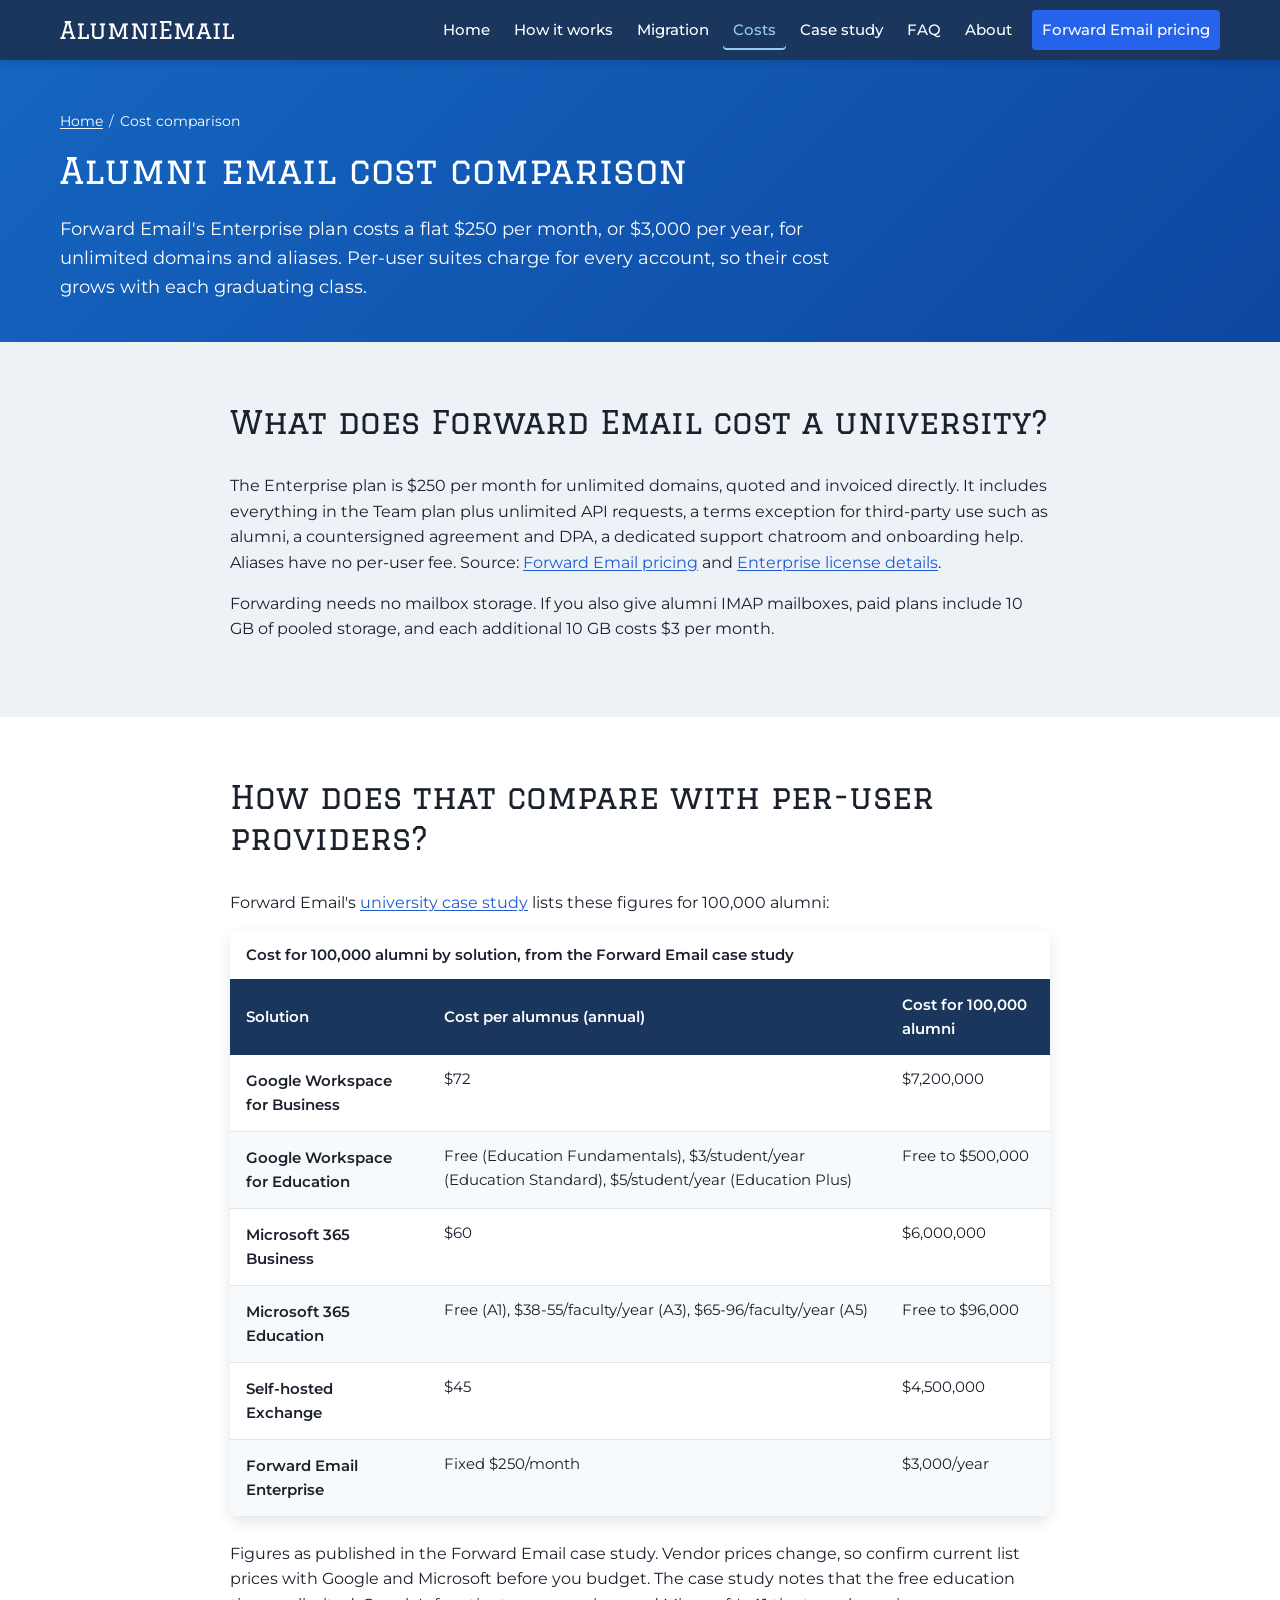
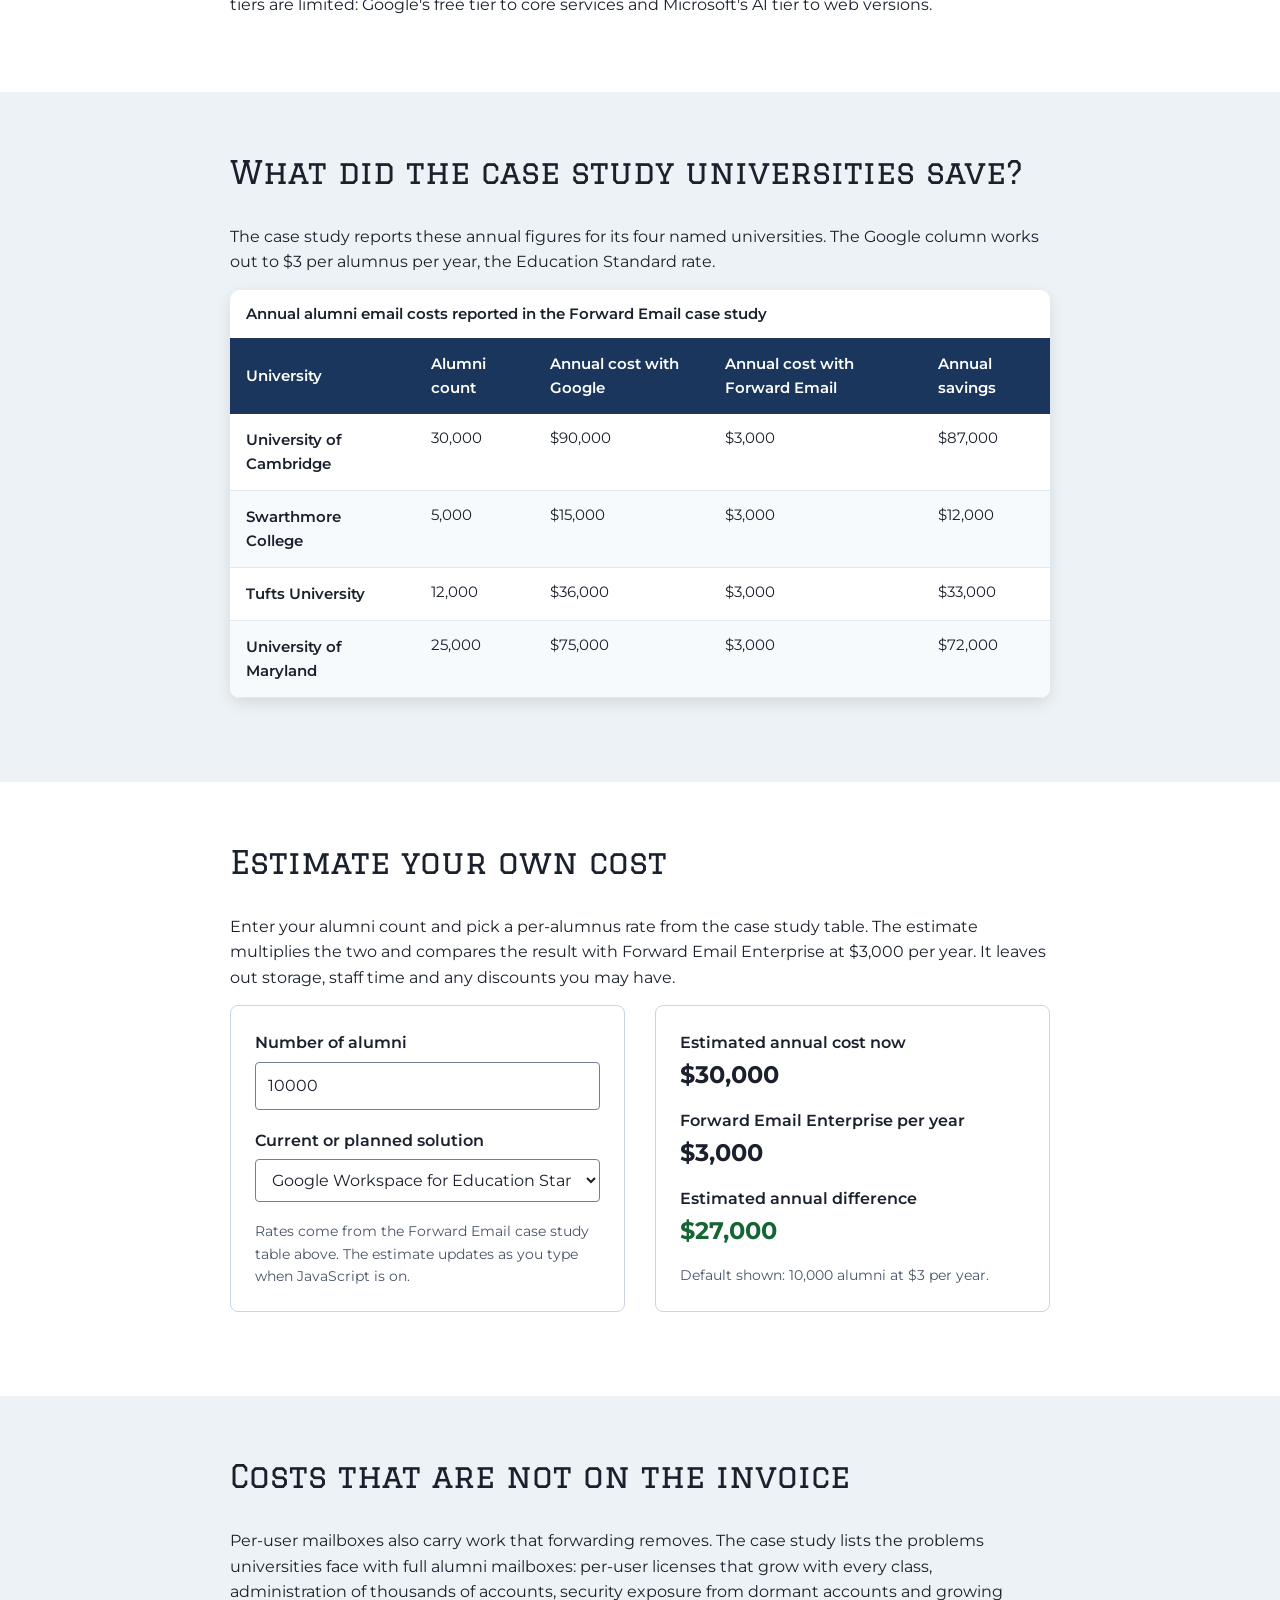
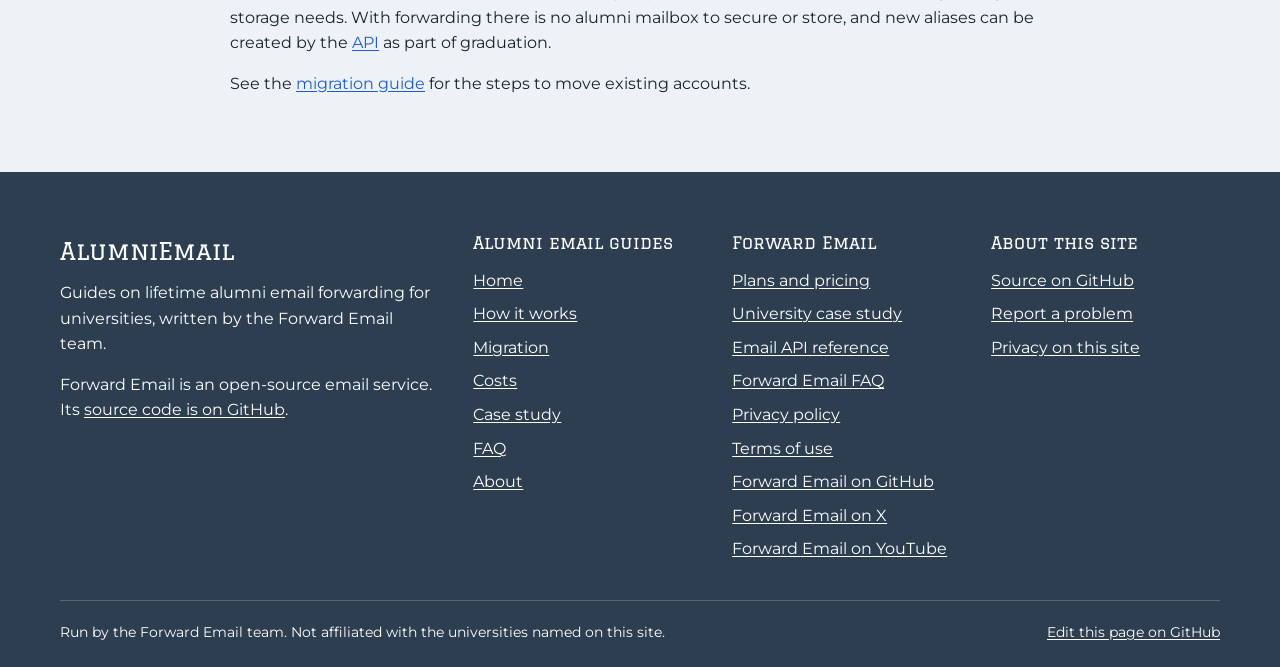
<file: cost-comparison/index.html>
<!DOCTYPE html>
<html lang="en">
<head>
<meta charset="utf-8">
<meta name="viewport" content="width=device-width, initial-scale=1">
<title>Alumni Email Costs: Forward Email vs Google and Microsoft</title>
<meta name="description" content="Sourced alumni email costs: Forward Email Enterprise at a flat $250/month versus per-user Google Workspace and Microsoft 365.">
<meta name="robots" content="index, follow, max-image-preview:large">
<link rel="canonical" href="https://alumniemail.com/cost-comparison/">
<meta name="referrer" content="strict-origin-when-cross-origin">
<meta http-equiv="Content-Security-Policy" content="default-src 'self'; script-src 'self'; style-src 'self'; img-src 'self' data:; font-src 'self'; connect-src 'self'; base-uri 'self'; form-action 'self'; object-src 'none'; upgrade-insecure-requests">
<meta name="theme-color" content="#1a365d">
<meta name="author" content="Forward Email">
<link rel="icon" href="/favicon.ico" sizes="32x32">
<link rel="icon" href="/images/icon.svg" type="image/svg+xml">
<link rel="apple-touch-icon" href="/images/apple-touch-icon.png">
<link rel="manifest" href="/site.webmanifest">
<link rel="preload" href="/fonts/graduate-latin.woff2" as="font" type="font/woff2" crossorigin>
<link rel="preload" href="/fonts/montserrat-latin.woff2" as="font" type="font/woff2" crossorigin>
<link rel="stylesheet" href="/css/style.min.css">
<link rel="alternate" type="text/markdown" href="/cost-comparison/index.md" title="Markdown version">
<link rel="alternate" type="text/plain" href="/llms.txt" title="llms.txt">
<link rel="sitemap" type="application/xml" href="/sitemap.xml">
<meta property="og:type" content="article">
<meta property="og:site_name" content="AlumniEmail">
<meta property="og:locale" content="en_US">
<meta property="og:title" content="Alumni Email Costs: Forward Email vs Google and Microsoft">
<meta property="og:description" content="Sourced alumni email costs: Forward Email Enterprise at a flat $250/month versus per-user Google Workspace and Microsoft 365.">
<meta property="og:url" content="https://alumniemail.com/cost-comparison/">
<meta property="og:image" content="https://alumniemail.com/images/og-image.jpg">
<meta property="og:image:type" content="image/jpeg">
<meta property="og:image:width" content="1200">
<meta property="og:image:height" content="630">
<meta property="og:image:alt" content="AlumniEmail: lifetime alumni email forwarding for universities, from the Forward Email team">
<meta name="twitter:card" content="summary_large_image">
<meta name="twitter:title" content="Alumni Email Costs: Forward Email vs Google and Microsoft">
<meta name="twitter:description" content="Sourced alumni email costs: Forward Email Enterprise at a flat $250/month versus per-user Google Workspace and Microsoft 365.">
<meta name="twitter:image" content="https://alumniemail.com/images/og-image.jpg">
<meta name="twitter:image:alt" content="AlumniEmail: lifetime alumni email forwarding for universities, from the Forward Email team">
<script type="application/ld+json">{"@context":"https://schema.org","@graph":[{"@type":"Organization","@id":"https://forwardemail.net/#organization","name":"Forward Email","url":"https://forwardemail.net","logo":"https://forwardemail.net/img/logo-square-180x180.png","sameAs":["https://github.com/forwardemail","https://x.com/fwdemail","https://www.youtube.com/forwardemail","https://www.reddit.com/r/forwardemail/"],"contactPoint":[{"@type":"ContactPoint","contactType":"customer support","email":"support@forwardemail.net","url":"https://forwardemail.net/en/faq"},{"@type":"ContactPoint","contactType":"security","email":"security@forwardemail.net","url":"https://forwardemail.net/en/security"}]},{"@type":"WebSite","@id":"https://alumniemail.com/#website","url":"https://alumniemail.com/","name":"AlumniEmail","description":"Guides for university IT and alumni relations teams on lifetime alumni email forwarding with Forward Email: how it works, DNS setup, migration from Google Workspace or Microsoft 365, sourced costs and a published university case study.","inLanguage":"en","publisher":{"@id":"https://forwardemail.net/#organization"}},{"@type":"WebPage","@id":"https://alumniemail.com/cost-comparison/#webpage","url":"https://alumniemail.com/cost-comparison/","name":"Alumni Email Costs: Forward Email vs Google and Microsoft","description":"Sourced alumni email costs: Forward Email Enterprise at a flat $250/month versus per-user Google Workspace and Microsoft 365.","inLanguage":"en","isPartOf":{"@id":"https://alumniemail.com/#website"},"publisher":{"@id":"https://forwardemail.net/#organization"},"primaryImageOfPage":{"@type":"ImageObject","url":"https://alumniemail.com/images/og-image.jpg","width":1200,"height":630},"breadcrumb":{"@id":"https://alumniemail.com/cost-comparison/#breadcrumb"}},{"@type":"BreadcrumbList","@id":"https://alumniemail.com/cost-comparison/#breadcrumb","itemListElement":[{"@type":"ListItem","position":1,"name":"Home","item":"https://alumniemail.com/"},{"@type":"ListItem","position":2,"name":"Cost comparison","item":"https://alumniemail.com/cost-comparison/"}]},{"@type":"Service","@id":"https://alumniemail.com/#service","name":"Alumni email forwarding for universities","serviceType":"Email forwarding","description":"Forward Email's Enterprise plan costs a flat $250 per month, or $3,000 per year, for unlimited domains and aliases. Per-user suites charge for every account, so their cost grows with each graduating class.","provider":{"@id":"https://forwardemail.net/#organization"},"audience":{"@type":"Audience","audienceType":"Universities and colleges"},"url":"https://forwardemail.net/en/alumni-email-forwarding","offers":{"@type":"Offer","name":"Forward Email Enterprise","url":"https://forwardemail.net/en/private-business-email","price":"250","priceCurrency":"USD","priceSpecification":{"@type":"UnitPriceSpecification","price":"250","priceCurrency":"USD","unitText":"MONTH"}}}]}</script>
<script src="/js/calculator.js" defer></script>
</head>
<body>
<!--email_off--><a class="skip-link" href="#main"><!--/email_off-->Skip to content</a>
<header class="site-header">
<div class="container header-content">
<!--email_off--><a class="logo" href="/"><!--/email_off-->AlumniEmail</a>
<nav aria-label="Main"><ul class="nav-links">
<li><!--email_off--><a href="/"><!--/email_off-->Home</a></li>
<li><!--email_off--><a href="/how-it-works/"><!--/email_off-->How it works</a></li>
<li><!--email_off--><a href="/migrate-from-google-workspace-microsoft-365/"><!--/email_off-->Migration</a></li>
<li><!--email_off--><a href="/cost-comparison/" aria-current="page"><!--/email_off-->Costs</a></li>
<li><!--email_off--><a href="/case-study/"><!--/email_off-->Case study</a></li>
<li><!--email_off--><a href="/faq/"><!--/email_off-->FAQ</a></li>
<li><!--email_off--><a href="/about/"><!--/email_off-->About</a></li>
<li><!--email_off--><a class="nav-cta" href="https://forwardemail.net/en/private-business-email"><!--/email_off-->Forward Email pricing</a></li>
</ul></nav>
</div>
</header>
<main id="main">
<div class="hero page-hero">
<div class="container">
<div class="">
<nav class="breadcrumb" aria-label="Breadcrumb"><ol><li><!--email_off--><a href="/"><!--/email_off-->Home</a></li><li><span aria-current="page">Cost comparison</span></li></ol></nav>
<h1>Alumni email cost comparison</h1>
<p class="lead">Forward Email's Enterprise plan costs a flat $250 per month, or $3,000 per year, for unlimited domains and aliases. Per-user suites charge for every account, so their cost grows with each graduating class.</p>

</div>
</div>
</div>
<section class="band" aria-labelledby="what-does-forward-email-cost-a-university">
<div class="container">
<div class="prose">
<h2 id="what-does-forward-email-cost-a-university">What does Forward Email cost a university?</h2>
<p>The Enterprise plan is $250 per month for unlimited domains, quoted and invoiced directly. It includes everything in the Team plan plus unlimited API requests, a terms exception for third-party use such as alumni, a countersigned agreement and DPA, a dedicated support chatroom and onboarding help. Aliases have no per-user fee. Source: <!--email_off--><a href="https://forwardemail.net/en/private-business-email"><!--/email_off-->Forward Email pricing</a> and <!--email_off--><a href="https://forwardemail.net/en/faq#what-is-included-in-the-enterprise-license"><!--/email_off-->Enterprise license details</a>.</p>
<p>Forwarding needs no mailbox storage. If you also give alumni IMAP mailboxes, paid plans include 10 GB of pooled storage, and each additional 10 GB costs $3 per month.</p>
</div>
</div>
</section>
<section class="band" aria-labelledby="how-does-that-compare-with-per-user-providers">
<div class="container">
<div class="prose">
<h2 id="how-does-that-compare-with-per-user-providers">How does that compare with per-user providers?</h2>
<p>Forward Email's <!--email_off--><a href="https://forwardemail.net/en/blog/docs/alumni-email-forwarding-university-case-study"><!--/email_off-->university case study</a> lists these figures for 100,000 alumni:</p>
<div class="table-wrap"><table><caption>Cost for 100,000 alumni by solution, from the Forward Email case study</caption><thead><tr><th scope="col">Solution</th><th scope="col">Cost per alumnus (annual)</th><th scope="col">Cost for 100,000 alumni</th></tr></thead><tbody>
<tr><th scope="row">Google Workspace for Business</th><td>$72</td><td>$7,200,000</td></tr>
<tr><th scope="row">Google Workspace for Education</th><td>Free (Education Fundamentals), $3/student/year (Education Standard), $5/student/year (Education Plus)</td><td>Free to $500,000</td></tr>
<tr><th scope="row">Microsoft 365 Business</th><td>$60</td><td>$6,000,000</td></tr>
<tr><th scope="row">Microsoft 365 Education</th><td>Free (A1), $38-55/faculty/year (A3), $65-96/faculty/year (A5)</td><td>Free to $96,000</td></tr>
<tr><th scope="row">Self-hosted Exchange</th><td>$45</td><td>$4,500,000</td></tr>
<tr><th scope="row">Forward Email Enterprise</th><td>Fixed $250/month</td><td>$3,000/year</td></tr>
</tbody></table></div>
<p>Figures as published in the Forward Email case study. Vendor prices change, so confirm current list prices with Google and Microsoft before you budget. The case study notes that the free education tiers are limited: Google's free tier to core services and Microsoft's A1 tier to web versions.</p>
</div>
</div>
</section>
<section class="band" aria-labelledby="what-did-the-case-study-universities-save">
<div class="container">
<div class="prose">
<h2 id="what-did-the-case-study-universities-save">What did the case study universities save?</h2>
<p>The case study reports these annual figures for its four named universities. The Google column works out to $3 per alumnus per year, the Education Standard rate.</p>
<div class="table-wrap"><table><caption>Annual alumni email costs reported in the Forward Email case study</caption><thead><tr><th scope="col">University</th><th scope="col">Alumni count</th><th scope="col">Annual cost with Google</th><th scope="col">Annual cost with Forward Email</th><th scope="col">Annual savings</th></tr></thead><tbody>
<tr><th scope="row">University of Cambridge</th><td>30,000</td><td>$90,000</td><td>$3,000</td><td>$87,000</td></tr>
<tr><th scope="row">Swarthmore College</th><td>5,000</td><td>$15,000</td><td>$3,000</td><td>$12,000</td></tr>
<tr><th scope="row">Tufts University</th><td>12,000</td><td>$36,000</td><td>$3,000</td><td>$33,000</td></tr>
<tr><th scope="row">University of Maryland</th><td>25,000</td><td>$75,000</td><td>$3,000</td><td>$72,000</td></tr>
</tbody></table></div>
</div>
</div>
</section>
<section class="band" aria-labelledby="estimate-your-own-cost">
<div class="container">
<div class="prose">
<h2 id="estimate-your-own-cost">Estimate your own cost</h2>
<p>Enter your alumni count and pick a per-alumnus rate from the case study table. The estimate multiplies the two and compares the result with Forward Email Enterprise at $3,000 per year. It leaves out storage, staff time and any discounts you may have.</p>
<div class="calculator">
<div id="calc-form" class="calc-form" role="group" aria-label="Cost estimate inputs" aria-describedby="calc-help">
<div class="form-group">
<label for="alumni-count">Number of alumni</label>
<input type="number" id="alumni-count" name="alumni" value="10000" min="1" max="10000000" step="1" inputmode="numeric">
</div>
<div class="form-group">
<label for="current-solution">Current or planned solution</label>
<select id="current-solution" name="rate">
<option value="3">Google Workspace for Education Standard ($3 per year)</option>
<option value="5">Google Workspace for Education Plus ($5 per year)</option>
<option value="45">Self-hosted Exchange ($45 per year)</option>
<option value="60">Microsoft 365 Business ($60 per year)</option>
<option value="72">Google Workspace for Business ($72 per year)</option>
</select>
</div>
<p id="calc-help" class="fine">Rates come from the Forward Email case study table above. The estimate updates as you type when JavaScript is on.</p>
</div>
<div class="calc-results" aria-live="polite">
<dl>
<dt>Estimated annual cost now</dt>
<dd id="current-cost">$30,000</dd>
<dt>Forward Email Enterprise per year</dt>
<dd id="new-cost">$3,000</dd>
<dt>Estimated annual difference</dt>
<dd id="savings">$27,000</dd>
</dl>
<p class="fine">Default shown: 10,000 alumni at $3 per year.</p>
</div>
</div>
</div>
</div>
</section>
<section class="band" aria-labelledby="costs-that-are-not-on-the-invoice">
<div class="container">
<div class="prose">
<h2 id="costs-that-are-not-on-the-invoice">Costs that are not on the invoice</h2>
<p>Per-user mailboxes also carry work that forwarding removes. The case study lists the problems universities face with full alumni mailboxes: per-user licenses that grow with every class, administration of thousands of accounts, security exposure from dormant accounts and growing storage needs. With forwarding there is no alumni mailbox to secure or store, and new aliases can be created by the <!--email_off--><a href="/how-it-works/#how-do-you-create-aliases-from-your-alumni-database"><!--/email_off-->API</a> as part of graduation.</p>
<p>See the <!--email_off--><a href="/migrate-from-google-workspace-microsoft-365/"><!--/email_off-->migration guide</a> for the steps to move existing accounts.</p>
</div>
</div>
</section>
</main>
<footer class="site-footer">
<div class="container">
<div class="footer-content">
<div class="footer-brand">
<!--email_off--><a class="logo" href="/"><!--/email_off-->AlumniEmail</a>
<p>Guides on lifetime alumni email forwarding for universities, written by the Forward Email team.</p>
<p>Forward Email is an open-source email service. Its <!--email_off--><a href="https://github.com/forwardemail/forwardemail.net"><!--/email_off-->source code is on GitHub</a>.</p>
</div>
<div class="footer-links">
<div>
<h2>Alumni email guides</h2>
<ul>
<li><!--email_off--><a href="/"><!--/email_off-->Home</a></li>
<li><!--email_off--><a href="/how-it-works/"><!--/email_off-->How it works</a></li>
<li><!--email_off--><a href="/migrate-from-google-workspace-microsoft-365/"><!--/email_off-->Migration</a></li>
<li><!--email_off--><a href="/cost-comparison/"><!--/email_off-->Costs</a></li>
<li><!--email_off--><a href="/case-study/"><!--/email_off-->Case study</a></li>
<li><!--email_off--><a href="/faq/"><!--/email_off-->FAQ</a></li>
<li><!--email_off--><a href="/about/"><!--/email_off-->About</a></li>
</ul>
</div>
<div>
<h2>Forward Email</h2>
<ul>
<li><!--email_off--><a href="https://forwardemail.net/en/private-business-email"><!--/email_off-->Plans and pricing</a></li>
<li><!--email_off--><a href="https://forwardemail.net/en/blog/docs/alumni-email-forwarding-university-case-study"><!--/email_off-->University case study</a></li>
<li><!--email_off--><a href="https://forwardemail.net/en/email-api"><!--/email_off-->Email API reference</a></li>
<li><!--email_off--><a href="https://forwardemail.net/en/faq"><!--/email_off-->Forward Email FAQ</a></li>
<li><!--email_off--><a href="https://forwardemail.net/en/privacy"><!--/email_off-->Privacy policy</a></li>
<li><!--email_off--><a href="https://forwardemail.net/en/terms"><!--/email_off-->Terms of use</a></li>
<li><!--email_off--><a href="https://github.com/forwardemail"><!--/email_off-->Forward Email on GitHub</a></li>
<li><!--email_off--><a href="https://x.com/fwdemail"><!--/email_off-->Forward Email on X</a></li>
<li><!--email_off--><a href="https://www.youtube.com/forwardemail"><!--/email_off-->Forward Email on YouTube</a></li>
</ul>
</div>
<div>
<h2>About this site</h2>
<ul>
<li><!--email_off--><a href="https://github.com/forwardemail/alumniemail.com"><!--/email_off-->Source on GitHub</a></li>
<li><!--email_off--><a href="https://github.com/forwardemail/alumniemail.com/issues"><!--/email_off-->Report a problem</a></li>
<li><!--email_off--><a href="/about/#privacy-on-this-site"><!--/email_off-->Privacy on this site</a></li>
</ul>
</div>
</div>
</div>
<div class="footer-bottom">
<p>Run by the Forward Email team. Not affiliated with the universities named on this site.</p>
<p><!--email_off--><a href="https://github.com/forwardemail/alumniemail.com/blob/main/content/cost-comparison.md"><!--/email_off-->Edit this page on GitHub</a></p>
</div>
</div>
</footer>
</body>
</html>
</file>
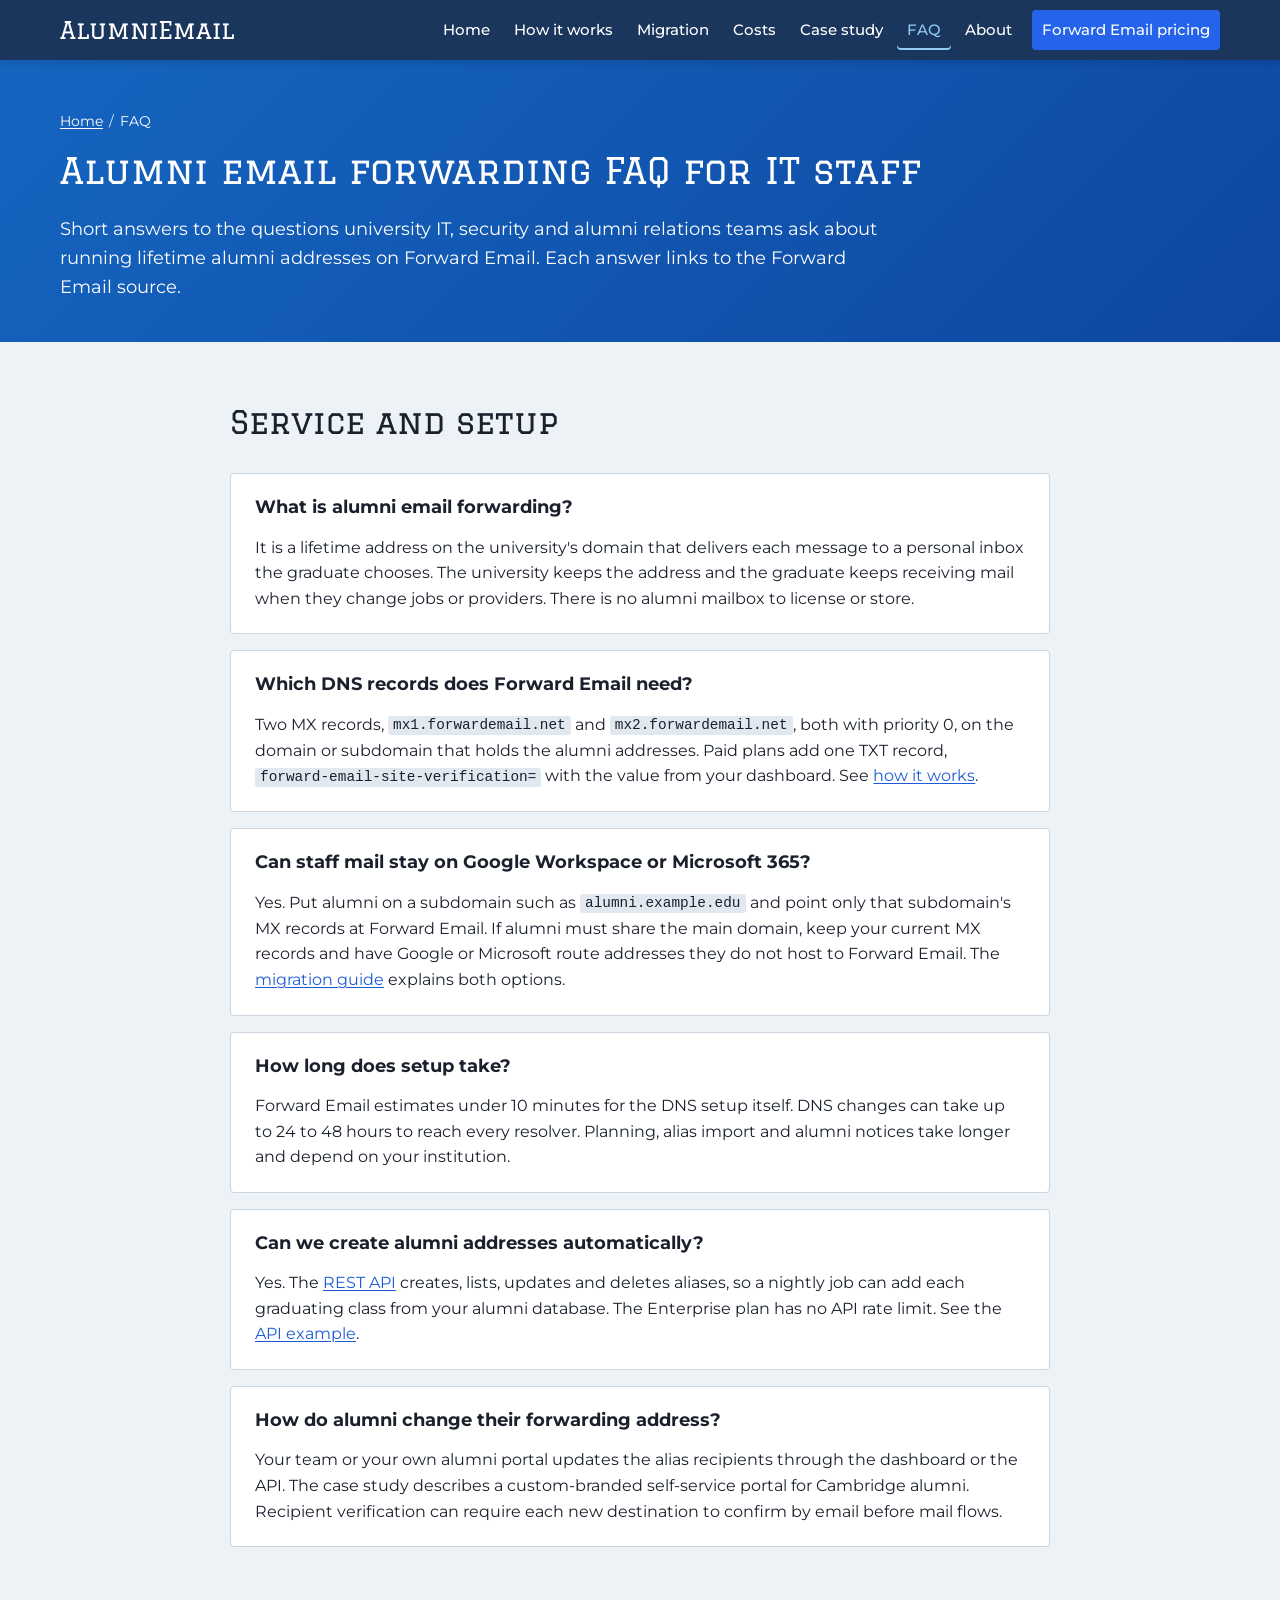
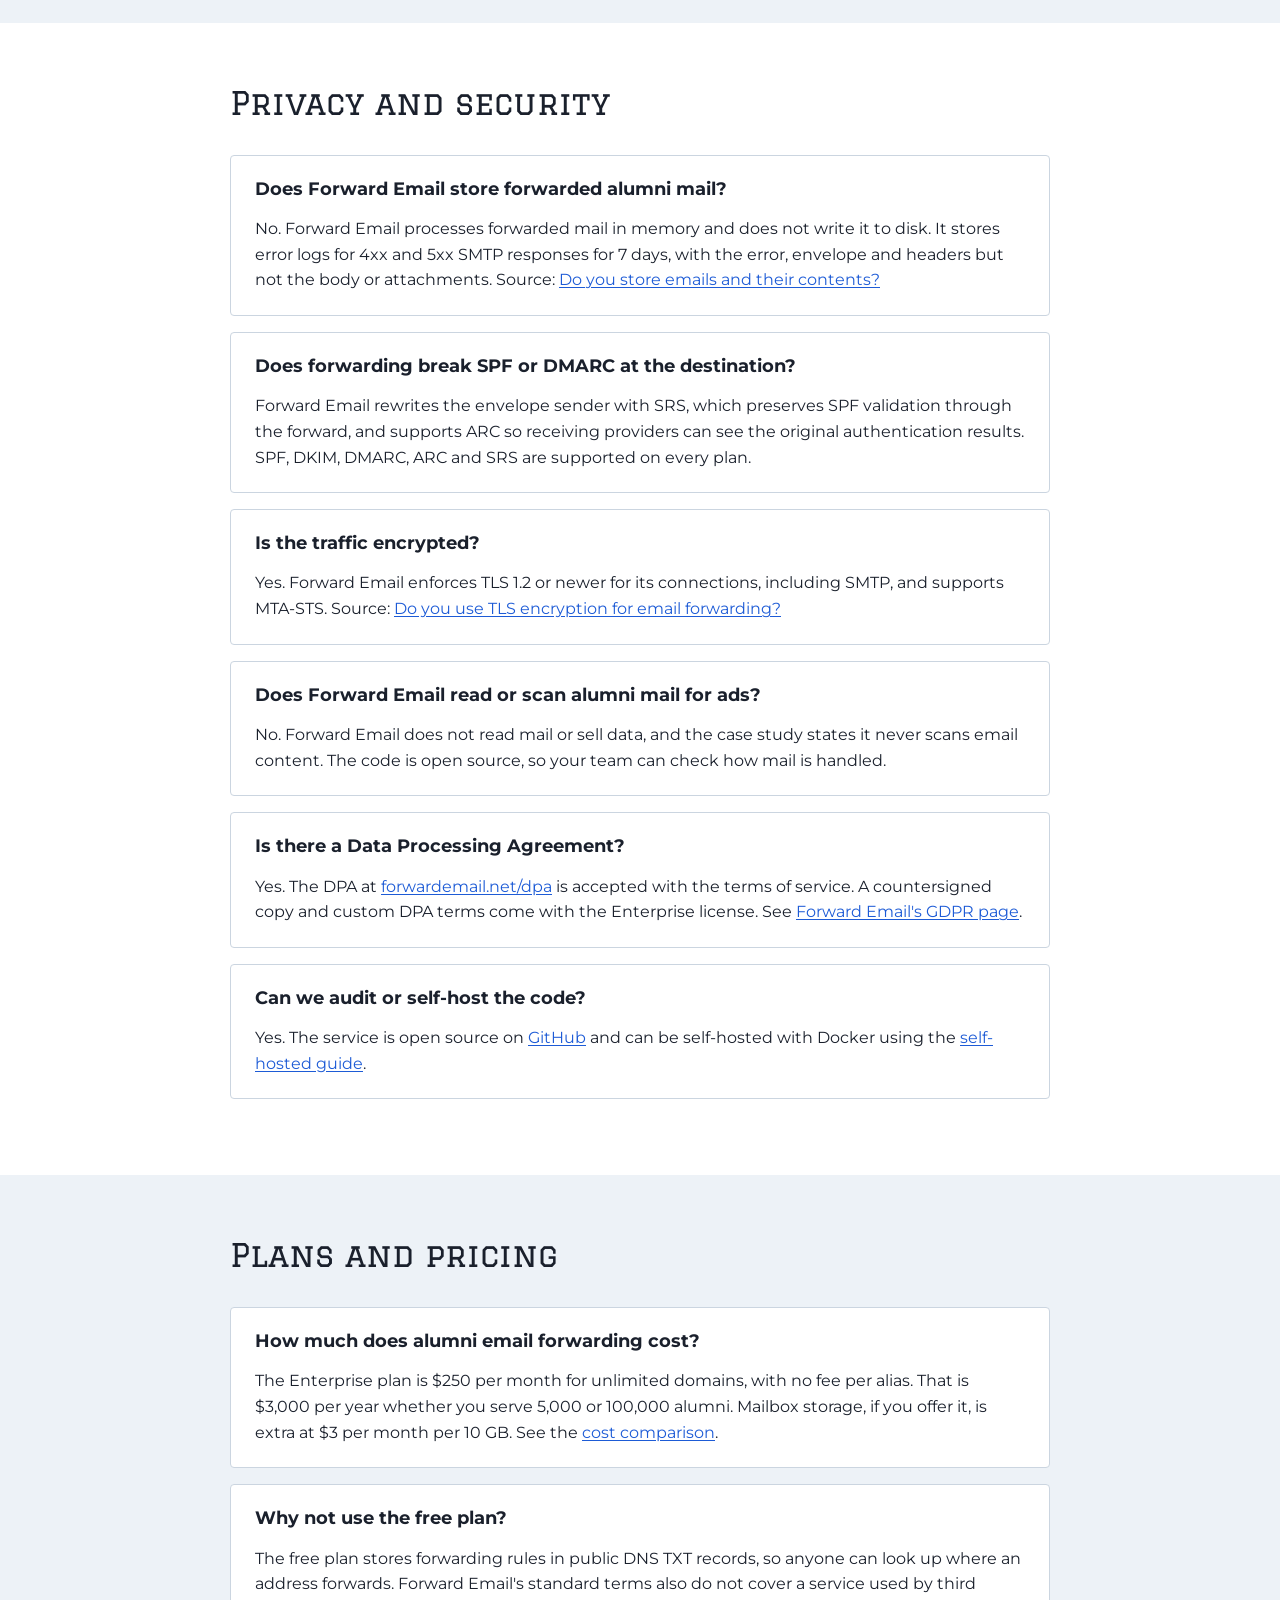
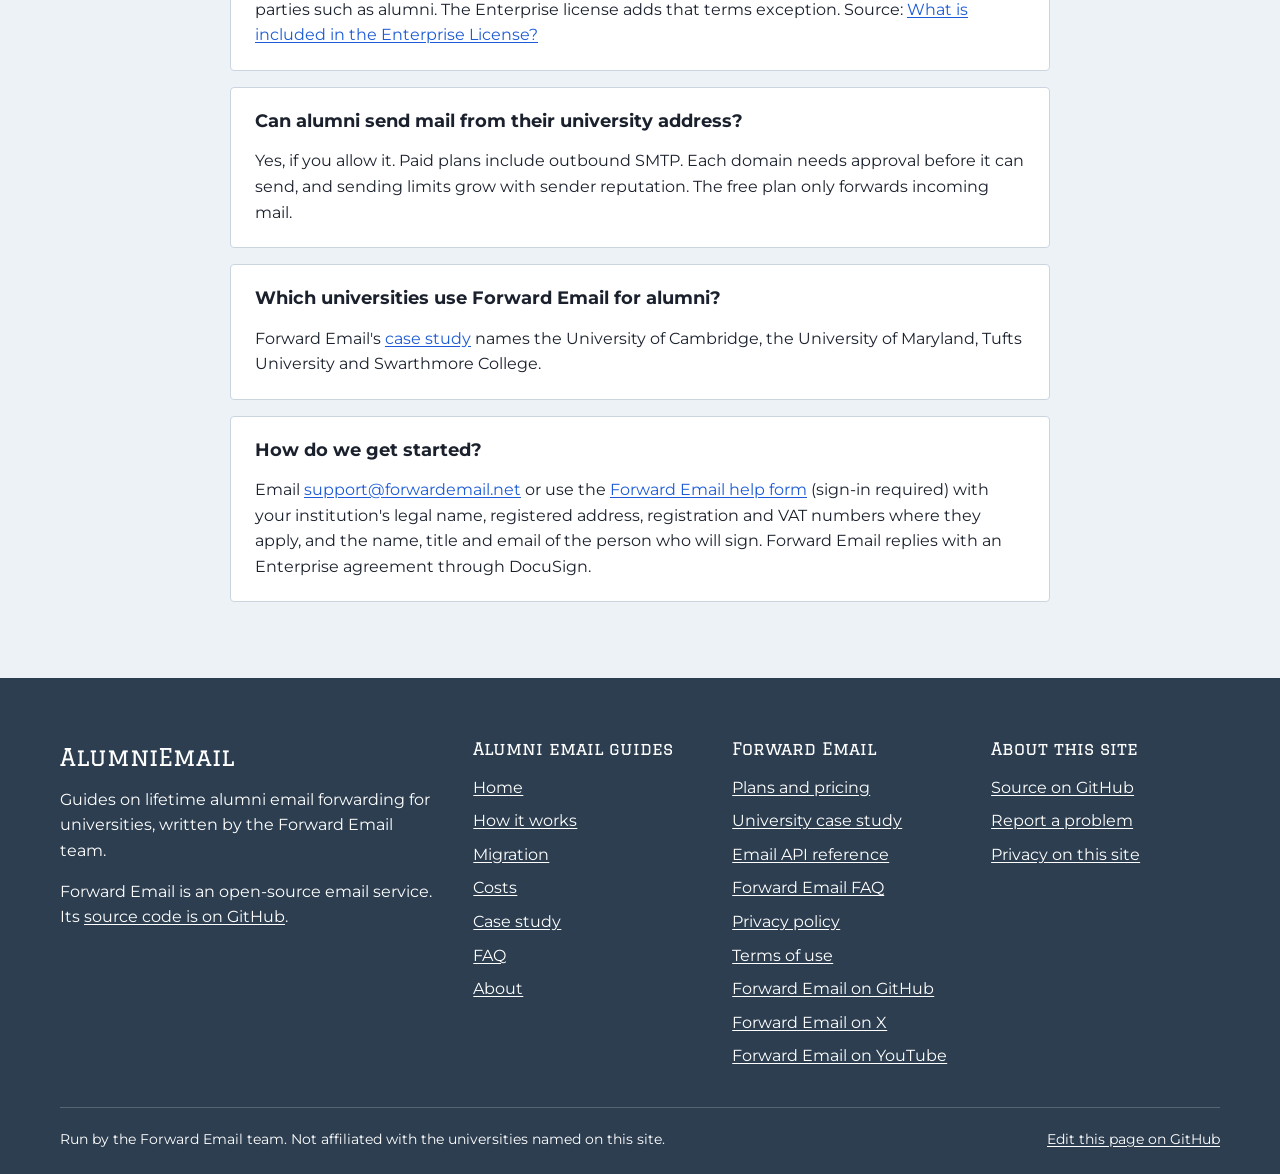
<file: faq/index.html>
<!DOCTYPE html>
<html lang="en">
<head>
<meta charset="utf-8">
<meta name="viewport" content="width=device-width, initial-scale=1">
<title>Alumni Email Forwarding FAQ for University IT Staff</title>
<meta name="description" content="Answers for university IT staff on alumni email forwarding: storage, logs, DNS, Google and Microsoft coexistence, API and price.">
<meta name="robots" content="index, follow, max-image-preview:large">
<link rel="canonical" href="https://alumniemail.com/faq/">
<meta name="referrer" content="strict-origin-when-cross-origin">
<meta http-equiv="Content-Security-Policy" content="default-src 'self'; script-src 'self'; style-src 'self'; img-src 'self' data:; font-src 'self'; connect-src 'self'; base-uri 'self'; form-action 'self'; object-src 'none'; upgrade-insecure-requests">
<meta name="theme-color" content="#1a365d">
<meta name="author" content="Forward Email">
<link rel="icon" href="/favicon.ico" sizes="32x32">
<link rel="icon" href="/images/icon.svg" type="image/svg+xml">
<link rel="apple-touch-icon" href="/images/apple-touch-icon.png">
<link rel="manifest" href="/site.webmanifest">
<link rel="preload" href="/fonts/graduate-latin.woff2" as="font" type="font/woff2" crossorigin>
<link rel="preload" href="/fonts/montserrat-latin.woff2" as="font" type="font/woff2" crossorigin>
<link rel="stylesheet" href="/css/style.min.css">
<link rel="alternate" type="text/markdown" href="/faq/index.md" title="Markdown version">
<link rel="alternate" type="text/plain" href="/llms.txt" title="llms.txt">
<link rel="sitemap" type="application/xml" href="/sitemap.xml">
<meta property="og:type" content="article">
<meta property="og:site_name" content="AlumniEmail">
<meta property="og:locale" content="en_US">
<meta property="og:title" content="Alumni Email Forwarding FAQ for University IT Staff">
<meta property="og:description" content="Answers for university IT staff on alumni email forwarding: storage, logs, DNS, Google and Microsoft coexistence, API and price.">
<meta property="og:url" content="https://alumniemail.com/faq/">
<meta property="og:image" content="https://alumniemail.com/images/og-image.jpg">
<meta property="og:image:type" content="image/jpeg">
<meta property="og:image:width" content="1200">
<meta property="og:image:height" content="630">
<meta property="og:image:alt" content="AlumniEmail: lifetime alumni email forwarding for universities, from the Forward Email team">
<meta name="twitter:card" content="summary_large_image">
<meta name="twitter:title" content="Alumni Email Forwarding FAQ for University IT Staff">
<meta name="twitter:description" content="Answers for university IT staff on alumni email forwarding: storage, logs, DNS, Google and Microsoft coexistence, API and price.">
<meta name="twitter:image" content="https://alumniemail.com/images/og-image.jpg">
<meta name="twitter:image:alt" content="AlumniEmail: lifetime alumni email forwarding for universities, from the Forward Email team">
<script type="application/ld+json">{"@context":"https://schema.org","@graph":[{"@type":"Organization","@id":"https://forwardemail.net/#organization","name":"Forward Email","url":"https://forwardemail.net","logo":"https://forwardemail.net/img/logo-square-180x180.png","sameAs":["https://github.com/forwardemail","https://x.com/fwdemail","https://www.youtube.com/forwardemail","https://www.reddit.com/r/forwardemail/"],"contactPoint":[{"@type":"ContactPoint","contactType":"customer support","email":"support@forwardemail.net","url":"https://forwardemail.net/en/faq"},{"@type":"ContactPoint","contactType":"security","email":"security@forwardemail.net","url":"https://forwardemail.net/en/security"}]},{"@type":"WebSite","@id":"https://alumniemail.com/#website","url":"https://alumniemail.com/","name":"AlumniEmail","description":"Guides for university IT and alumni relations teams on lifetime alumni email forwarding with Forward Email: how it works, DNS setup, migration from Google Workspace or Microsoft 365, sourced costs and a published university case study.","inLanguage":"en","publisher":{"@id":"https://forwardemail.net/#organization"}},{"@type":"FAQPage","@id":"https://alumniemail.com/faq/#webpage","url":"https://alumniemail.com/faq/","name":"Alumni Email Forwarding FAQ for University IT Staff","description":"Answers for university IT staff on alumni email forwarding: storage, logs, DNS, Google and Microsoft coexistence, API and price.","inLanguage":"en","isPartOf":{"@id":"https://alumniemail.com/#website"},"publisher":{"@id":"https://forwardemail.net/#organization"},"primaryImageOfPage":{"@type":"ImageObject","url":"https://alumniemail.com/images/og-image.jpg","width":1200,"height":630},"breadcrumb":{"@id":"https://alumniemail.com/faq/#breadcrumb"},"mainEntity":[{"@type":"Question","name":"What is alumni email forwarding?","acceptedAnswer":{"@type":"Answer","text":"It is a lifetime address on the university's domain that delivers each message to a personal inbox the graduate chooses. The university keeps the address and the graduate keeps receiving mail when they change jobs or providers. There is no alumni mailbox to license or store."}},{"@type":"Question","name":"Which DNS records does Forward Email need?","acceptedAnswer":{"@type":"Answer","text":"Two MX records, mx1.forwardemail.net and mx2.forwardemail.net, both with priority 0, on the domain or subdomain that holds the alumni addresses. Paid plans add one TXT record, forward-email-site-verification= with the value from your dashboard. See how it works."}},{"@type":"Question","name":"Can staff mail stay on Google Workspace or Microsoft 365?","acceptedAnswer":{"@type":"Answer","text":"Yes. Put alumni on a subdomain such as alumni.example.edu and point only that subdomain's MX records at Forward Email. If alumni must share the main domain, keep your current MX records and have Google or Microsoft route addresses they do not host to Forward Email. The migration guide explains both options."}},{"@type":"Question","name":"How long does setup take?","acceptedAnswer":{"@type":"Answer","text":"Forward Email estimates under 10 minutes for the DNS setup itself. DNS changes can take up to 24 to 48 hours to reach every resolver. Planning, alias import and alumni notices take longer and depend on your institution."}},{"@type":"Question","name":"Can we create alumni addresses automatically?","acceptedAnswer":{"@type":"Answer","text":"Yes. The REST API creates, lists, updates and deletes aliases, so a nightly job can add each graduating class from your alumni database. The Enterprise plan has no API rate limit. See the API example."}},{"@type":"Question","name":"How do alumni change their forwarding address?","acceptedAnswer":{"@type":"Answer","text":"Your team or your own alumni portal updates the alias recipients through the dashboard or the API. The case study describes a custom-branded self-service portal for Cambridge alumni. Recipient verification can require each new destination to confirm by email before mail flows."}},{"@type":"Question","name":"Does Forward Email store forwarded alumni mail?","acceptedAnswer":{"@type":"Answer","text":"No. Forward Email processes forwarded mail in memory and does not write it to disk. It stores error logs for 4xx and 5xx SMTP responses for 7 days, with the error, envelope and headers but not the body or attachments. Source: Do you store emails and their contents?"}},{"@type":"Question","name":"Does forwarding break SPF or DMARC at the destination?","acceptedAnswer":{"@type":"Answer","text":"Forward Email rewrites the envelope sender with SRS, which preserves SPF validation through the forward, and supports ARC so receiving providers can see the original authentication results. SPF, DKIM, DMARC, ARC and SRS are supported on every plan."}},{"@type":"Question","name":"Is the traffic encrypted?","acceptedAnswer":{"@type":"Answer","text":"Yes. Forward Email enforces TLS 1.2 or newer for its connections, including SMTP, and supports MTA-STS. Source: Do you use TLS encryption for email forwarding?"}},{"@type":"Question","name":"Does Forward Email read or scan alumni mail for ads?","acceptedAnswer":{"@type":"Answer","text":"No. Forward Email does not read mail or sell data, and the case study states it never scans email content. The code is open source, so your team can check how mail is handled."}},{"@type":"Question","name":"Is there a Data Processing Agreement?","acceptedAnswer":{"@type":"Answer","text":"Yes. The DPA at forwardemail.net/dpa is accepted with the terms of service. A countersigned copy and custom DPA terms come with the Enterprise license. See Forward Email's GDPR page."}},{"@type":"Question","name":"Can we audit or self-host the code?","acceptedAnswer":{"@type":"Answer","text":"Yes. The service is open source on GitHub and can be self-hosted with Docker using the self-hosted guide."}},{"@type":"Question","name":"How much does alumni email forwarding cost?","acceptedAnswer":{"@type":"Answer","text":"The Enterprise plan is $250 per month for unlimited domains, with no fee per alias. That is $3,000 per year whether you serve 5,000 or 100,000 alumni. Mailbox storage, if you offer it, is extra at $3 per month per 10 GB. See the cost comparison."}},{"@type":"Question","name":"Why not use the free plan?","acceptedAnswer":{"@type":"Answer","text":"The free plan stores forwarding rules in public DNS TXT records, so anyone can look up where an address forwards. Forward Email's standard terms also do not cover a service used by third parties such as alumni. The Enterprise license adds that terms exception. Source: What is included in the Enterprise License?"}},{"@type":"Question","name":"Can alumni send mail from their university address?","acceptedAnswer":{"@type":"Answer","text":"Yes, if you allow it. Paid plans include outbound SMTP. Each domain needs approval before it can send, and sending limits grow with sender reputation. The free plan only forwards incoming mail."}},{"@type":"Question","name":"Which universities use Forward Email for alumni?","acceptedAnswer":{"@type":"Answer","text":"Forward Email's case study names the University of Cambridge, the University of Maryland, Tufts University and Swarthmore College."}},{"@type":"Question","name":"How do we get started?","acceptedAnswer":{"@type":"Answer","text":"Email support@forwardemail.net or use the Forward Email help form (sign-in required) with your institution's legal name, registered address, registration and VAT numbers where they apply, and the name, title and email of the person who will sign. Forward Email replies with an Enterprise agreement through DocuSign."}}]},{"@type":"BreadcrumbList","@id":"https://alumniemail.com/faq/#breadcrumb","itemListElement":[{"@type":"ListItem","position":1,"name":"Home","item":"https://alumniemail.com/"},{"@type":"ListItem","position":2,"name":"FAQ","item":"https://alumniemail.com/faq/"}]}]}</script>
</head>
<body>
<!--email_off--><a class="skip-link" href="#main"><!--/email_off-->Skip to content</a>
<header class="site-header">
<div class="container header-content">
<!--email_off--><a class="logo" href="/"><!--/email_off-->AlumniEmail</a>
<nav aria-label="Main"><ul class="nav-links">
<li><!--email_off--><a href="/"><!--/email_off-->Home</a></li>
<li><!--email_off--><a href="/how-it-works/"><!--/email_off-->How it works</a></li>
<li><!--email_off--><a href="/migrate-from-google-workspace-microsoft-365/"><!--/email_off-->Migration</a></li>
<li><!--email_off--><a href="/cost-comparison/"><!--/email_off-->Costs</a></li>
<li><!--email_off--><a href="/case-study/"><!--/email_off-->Case study</a></li>
<li><!--email_off--><a href="/faq/" aria-current="page"><!--/email_off-->FAQ</a></li>
<li><!--email_off--><a href="/about/"><!--/email_off-->About</a></li>
<li><!--email_off--><a class="nav-cta" href="https://forwardemail.net/en/private-business-email"><!--/email_off-->Forward Email pricing</a></li>
</ul></nav>
</div>
</header>
<main id="main">
<div class="hero page-hero">
<div class="container">
<div class="">
<nav class="breadcrumb" aria-label="Breadcrumb"><ol><li><!--email_off--><a href="/"><!--/email_off-->Home</a></li><li><span aria-current="page">FAQ</span></li></ol></nav>
<h1>Alumni email forwarding FAQ for IT staff</h1>
<p class="lead">Short answers to the questions university IT, security and alumni relations teams ask about running lifetime alumni addresses on Forward Email. Each answer links to the Forward Email source.</p>

</div>
</div>
</div>
<section class="band" aria-labelledby="service-and-setup">
<div class="container">
<div class="prose">
<h2 id="service-and-setup">Service and setup</h2>
<div class="faq-item">
<h3 id="what-is-alumni-email-forwarding">What is alumni email forwarding?</h3>
<p>It is a lifetime address on the university's domain that delivers each message to a personal inbox the graduate chooses. The university keeps the address and the graduate keeps receiving mail when they change jobs or providers. There is no alumni mailbox to license or store.</p>
</div>
<div class="faq-item">
<h3 id="which-dns-records-does-forward-email-need">Which DNS records does Forward Email need?</h3>
<p>Two MX records, <code>mx1.forwardemail.net</code> and <code>mx2.forwardemail.net</code>, both with priority 0, on the domain or subdomain that holds the alumni addresses. Paid plans add one TXT record, <code>forward-email-site-verification=</code> with the value from your dashboard. See <!--email_off--><a href="/how-it-works/#which-dns-records-do-you-need"><!--/email_off-->how it works</a>.</p>
</div>
<div class="faq-item">
<h3 id="can-staff-mail-stay-on-google-workspace-or-microsoft-365">Can staff mail stay on Google Workspace or Microsoft 365?</h3>
<p>Yes. Put alumni on a subdomain such as <code>alumni.example.edu</code> and point only that subdomain's MX records at Forward Email. If alumni must share the main domain, keep your current MX records and have Google or Microsoft route addresses they do not host to Forward Email. The <!--email_off--><a href="/migrate-from-google-workspace-microsoft-365/"><!--/email_off-->migration guide</a> explains both options.</p>
</div>
<div class="faq-item">
<h3 id="how-long-does-setup-take">How long does setup take?</h3>
<p>Forward Email estimates under 10 minutes for the DNS setup itself. DNS changes can take up to 24 to 48 hours to reach every resolver. Planning, alias import and alumni notices take longer and depend on your institution.</p>
</div>
<div class="faq-item">
<h3 id="can-we-create-alumni-addresses-automatically">Can we create alumni addresses automatically?</h3>
<p>Yes. The <!--email_off--><a href="https://forwardemail.net/en/email-api"><!--/email_off-->REST API</a> creates, lists, updates and deletes aliases, so a nightly job can add each graduating class from your alumni database. The Enterprise plan has no API rate limit. See the <!--email_off--><a href="/how-it-works/#how-do-you-create-aliases-from-your-alumni-database"><!--/email_off-->API example</a>.</p>
</div>
<div class="faq-item">
<h3 id="how-do-alumni-change-their-forwarding-address">How do alumni change their forwarding address?</h3>
<p>Your team or your own alumni portal updates the alias recipients through the dashboard or the API. The case study describes a custom-branded self-service portal for Cambridge alumni. Recipient verification can require each new destination to confirm by email before mail flows.</p>
</div>
</div>
</div>
</section>
<section class="band" aria-labelledby="privacy-and-security">
<div class="container">
<div class="prose">
<h2 id="privacy-and-security">Privacy and security</h2>
<div class="faq-item">
<h3 id="does-forward-email-store-forwarded-alumni-mail">Does Forward Email store forwarded alumni mail?</h3>
<p>No. Forward Email processes forwarded mail in memory and does not write it to disk. It stores error logs for 4xx and 5xx SMTP responses for 7 days, with the error, envelope and headers but not the body or attachments. Source: <!--email_off--><a href="https://forwardemail.net/en/faq#do-you-store-emails-and-their-contents"><!--/email_off-->Do you store emails and their contents?</a></p>
</div>
<div class="faq-item">
<h3 id="does-forwarding-break-spf-or-dmarc-at-the-destination">Does forwarding break SPF or DMARC at the destination?</h3>
<p>Forward Email rewrites the envelope sender with SRS, which preserves SPF validation through the forward, and supports ARC so receiving providers can see the original authentication results. SPF, DKIM, DMARC, ARC and SRS are supported on every plan.</p>
</div>
<div class="faq-item">
<h3 id="is-the-traffic-encrypted">Is the traffic encrypted?</h3>
<p>Yes. Forward Email enforces TLS 1.2 or newer for its connections, including SMTP, and supports MTA-STS. Source: <!--email_off--><a href="https://forwardemail.net/en/faq#do-you-use-tls-encryption-for-email-forwarding"><!--/email_off-->Do you use TLS encryption for email forwarding?</a></p>
</div>
<div class="faq-item">
<h3 id="does-forward-email-read-or-scan-alumni-mail-for-ads">Does Forward Email read or scan alumni mail for ads?</h3>
<p>No. Forward Email does not read mail or sell data, and the case study states it never scans email content. The code is open source, so your team can check how mail is handled.</p>
</div>
<div class="faq-item">
<h3 id="is-there-a-data-processing-agreement">Is there a Data Processing Agreement?</h3>
<p>Yes. The DPA at <!--email_off--><a href="https://forwardemail.net/en/dpa"><!--/email_off-->forwardemail.net/dpa</a> is accepted with the terms of service. A countersigned copy and custom DPA terms come with the Enterprise license. See <!--email_off--><a href="https://forwardemail.net/en/gdpr"><!--/email_off-->Forward Email's GDPR page</a>.</p>
</div>
<div class="faq-item">
<h3 id="can-we-audit-or-self-host-the-code">Can we audit or self-host the code?</h3>
<p>Yes. The service is open source on <!--email_off--><a href="https://github.com/forwardemail/forwardemail.net"><!--/email_off-->GitHub</a> and can be self-hosted with Docker using the <!--email_off--><a href="https://forwardemail.net/en/self-hosted"><!--/email_off-->self-hosted guide</a>.</p>
</div>
</div>
</div>
</section>
<section class="band" aria-labelledby="plans-and-pricing">
<div class="container">
<div class="prose">
<h2 id="plans-and-pricing">Plans and pricing</h2>
<div class="faq-item">
<h3 id="how-much-does-alumni-email-forwarding-cost">How much does alumni email forwarding cost?</h3>
<p>The Enterprise plan is $250 per month for unlimited domains, with no fee per alias. That is $3,000 per year whether you serve 5,000 or 100,000 alumni. Mailbox storage, if you offer it, is extra at $3 per month per 10 GB. See the <!--email_off--><a href="/cost-comparison/"><!--/email_off-->cost comparison</a>.</p>
</div>
<div class="faq-item">
<h3 id="why-not-use-the-free-plan">Why not use the free plan?</h3>
<p>The free plan stores forwarding rules in public DNS TXT records, so anyone can look up where an address forwards. Forward Email's standard terms also do not cover a service used by third parties such as alumni. The Enterprise license adds that terms exception. Source: <!--email_off--><a href="https://forwardemail.net/en/faq#what-is-included-in-the-enterprise-license"><!--/email_off-->What is included in the Enterprise License?</a></p>
</div>
<div class="faq-item">
<h3 id="can-alumni-send-mail-from-their-university-address">Can alumni send mail from their university address?</h3>
<p>Yes, if you allow it. Paid plans include outbound SMTP. Each domain needs approval before it can send, and sending limits grow with sender reputation. The free plan only forwards incoming mail.</p>
</div>
<div class="faq-item">
<h3 id="which-universities-use-forward-email-for-alumni">Which universities use Forward Email for alumni?</h3>
<p>Forward Email's <!--email_off--><a href="/case-study/"><!--/email_off-->case study</a> names the University of Cambridge, the University of Maryland, Tufts University and Swarthmore College.</p>
</div>
<div class="faq-item">
<h3 id="how-do-we-get-started">How do we get started?</h3>
<p>Email <!--email_off--><a href="mailto:support@forwardemail.net">support@forwardemail.net</a><!--/email_off--> or use the <!--email_off--><a href="https://forwardemail.net/en/help"><!--/email_off-->Forward Email help form</a> (sign-in required) with your institution's legal name, registered address, registration and VAT numbers where they apply, and the name, title and email of the person who will sign. Forward Email replies with an Enterprise agreement through DocuSign.</p>
</div>
</div>
</div>
</section>
</main>
<footer class="site-footer">
<div class="container">
<div class="footer-content">
<div class="footer-brand">
<!--email_off--><a class="logo" href="/"><!--/email_off-->AlumniEmail</a>
<p>Guides on lifetime alumni email forwarding for universities, written by the Forward Email team.</p>
<p>Forward Email is an open-source email service. Its <!--email_off--><a href="https://github.com/forwardemail/forwardemail.net"><!--/email_off-->source code is on GitHub</a>.</p>
</div>
<div class="footer-links">
<div>
<h2>Alumni email guides</h2>
<ul>
<li><!--email_off--><a href="/"><!--/email_off-->Home</a></li>
<li><!--email_off--><a href="/how-it-works/"><!--/email_off-->How it works</a></li>
<li><!--email_off--><a href="/migrate-from-google-workspace-microsoft-365/"><!--/email_off-->Migration</a></li>
<li><!--email_off--><a href="/cost-comparison/"><!--/email_off-->Costs</a></li>
<li><!--email_off--><a href="/case-study/"><!--/email_off-->Case study</a></li>
<li><!--email_off--><a href="/faq/"><!--/email_off-->FAQ</a></li>
<li><!--email_off--><a href="/about/"><!--/email_off-->About</a></li>
</ul>
</div>
<div>
<h2>Forward Email</h2>
<ul>
<li><!--email_off--><a href="https://forwardemail.net/en/private-business-email"><!--/email_off-->Plans and pricing</a></li>
<li><!--email_off--><a href="https://forwardemail.net/en/blog/docs/alumni-email-forwarding-university-case-study"><!--/email_off-->University case study</a></li>
<li><!--email_off--><a href="https://forwardemail.net/en/email-api"><!--/email_off-->Email API reference</a></li>
<li><!--email_off--><a href="https://forwardemail.net/en/faq"><!--/email_off-->Forward Email FAQ</a></li>
<li><!--email_off--><a href="https://forwardemail.net/en/privacy"><!--/email_off-->Privacy policy</a></li>
<li><!--email_off--><a href="https://forwardemail.net/en/terms"><!--/email_off-->Terms of use</a></li>
<li><!--email_off--><a href="https://github.com/forwardemail"><!--/email_off-->Forward Email on GitHub</a></li>
<li><!--email_off--><a href="https://x.com/fwdemail"><!--/email_off-->Forward Email on X</a></li>
<li><!--email_off--><a href="https://www.youtube.com/forwardemail"><!--/email_off-->Forward Email on YouTube</a></li>
</ul>
</div>
<div>
<h2>About this site</h2>
<ul>
<li><!--email_off--><a href="https://github.com/forwardemail/alumniemail.com"><!--/email_off-->Source on GitHub</a></li>
<li><!--email_off--><a href="https://github.com/forwardemail/alumniemail.com/issues"><!--/email_off-->Report a problem</a></li>
<li><!--email_off--><a href="/about/#privacy-on-this-site"><!--/email_off-->Privacy on this site</a></li>
</ul>
</div>
</div>
</div>
<div class="footer-bottom">
<p>Run by the Forward Email team. Not affiliated with the universities named on this site.</p>
<p><!--email_off--><a href="https://github.com/forwardemail/alumniemail.com/blob/main/content/faq.md"><!--/email_off-->Edit this page on GitHub</a></p>
</div>
</div>
</footer>
</body>
</html>
</file>
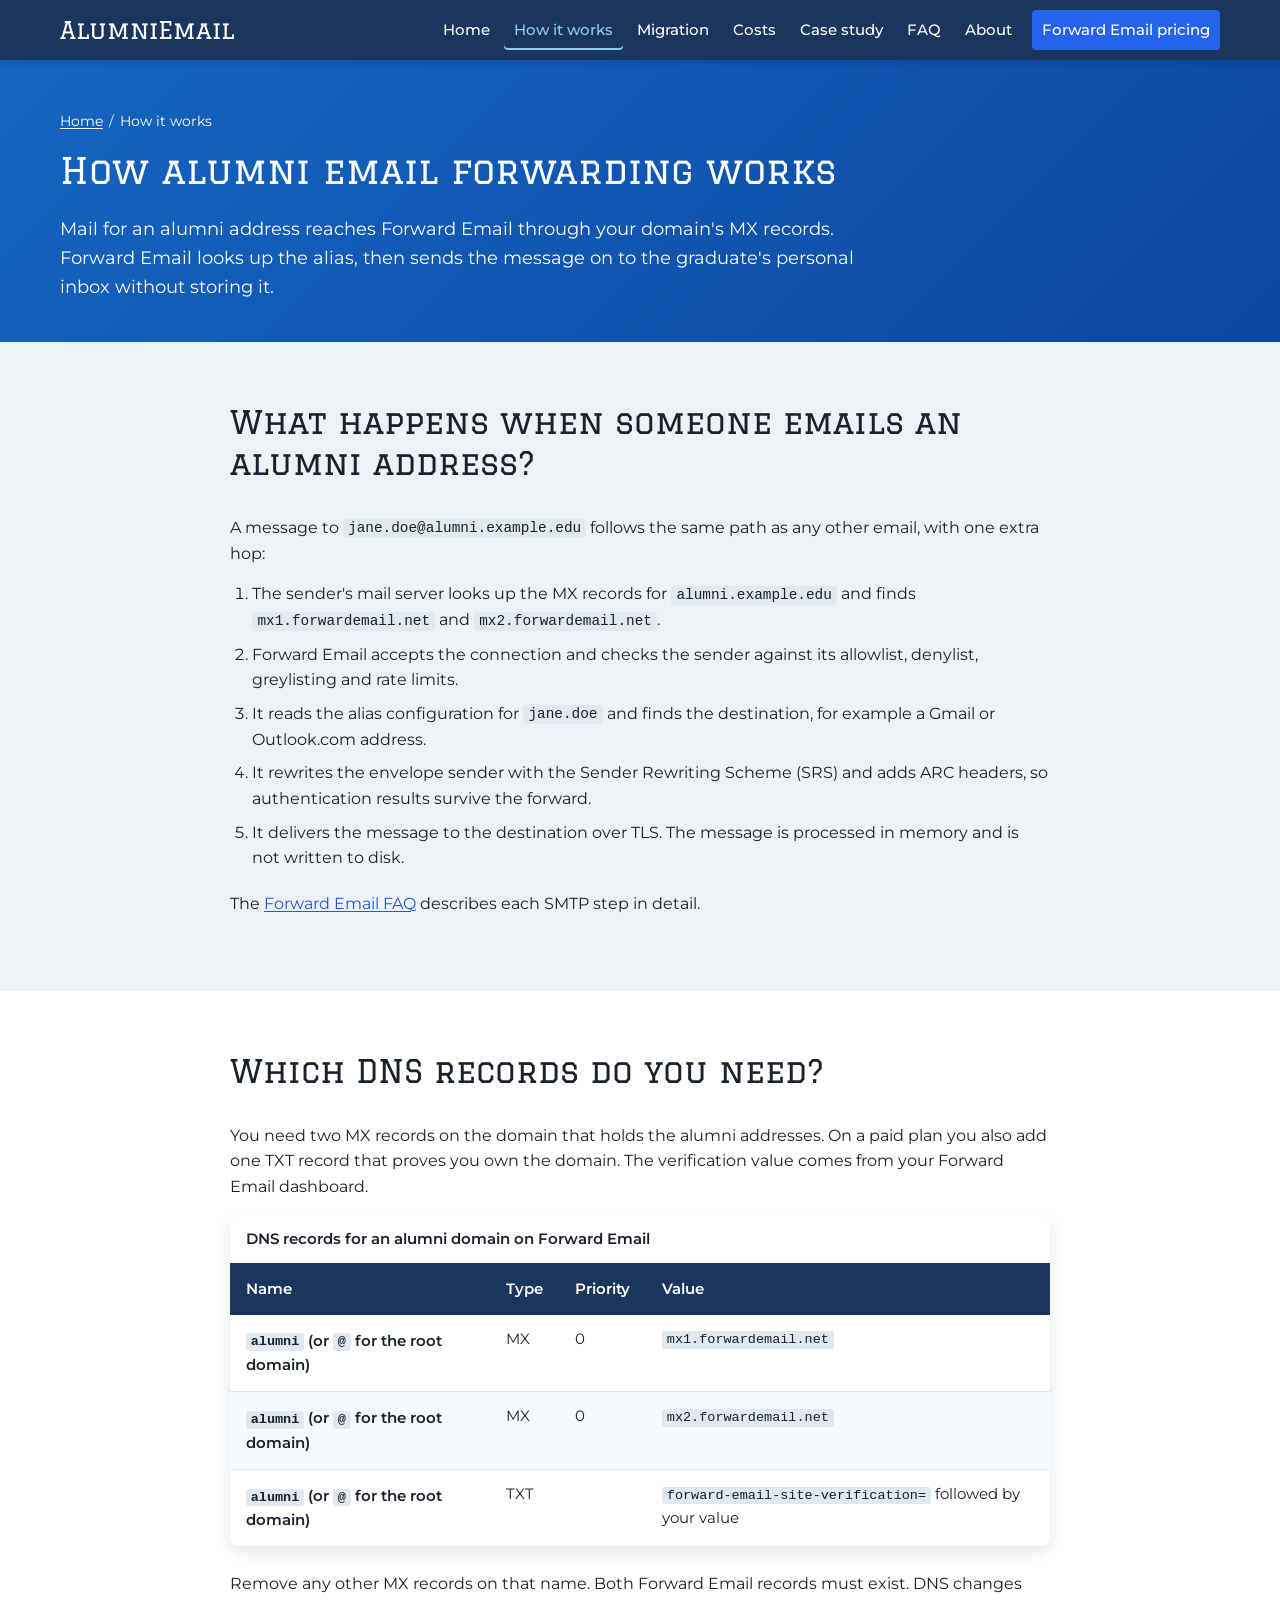
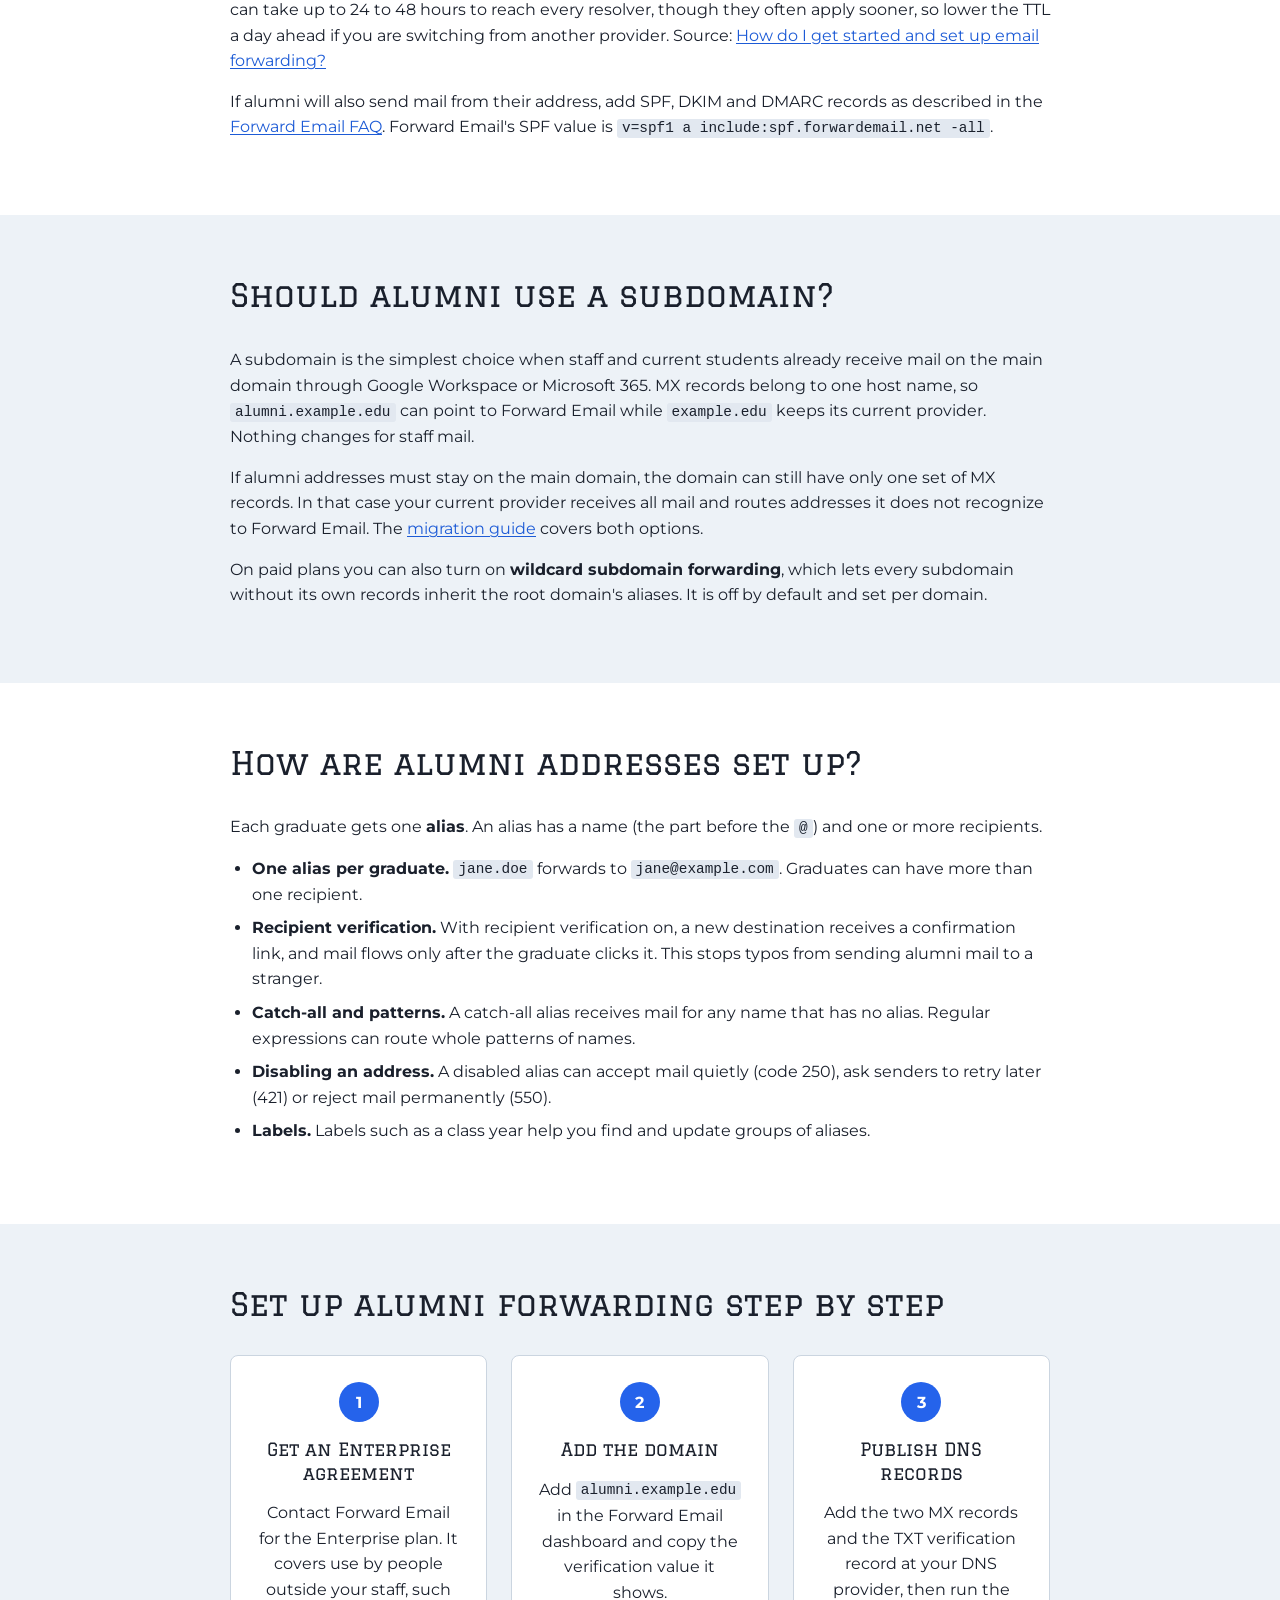
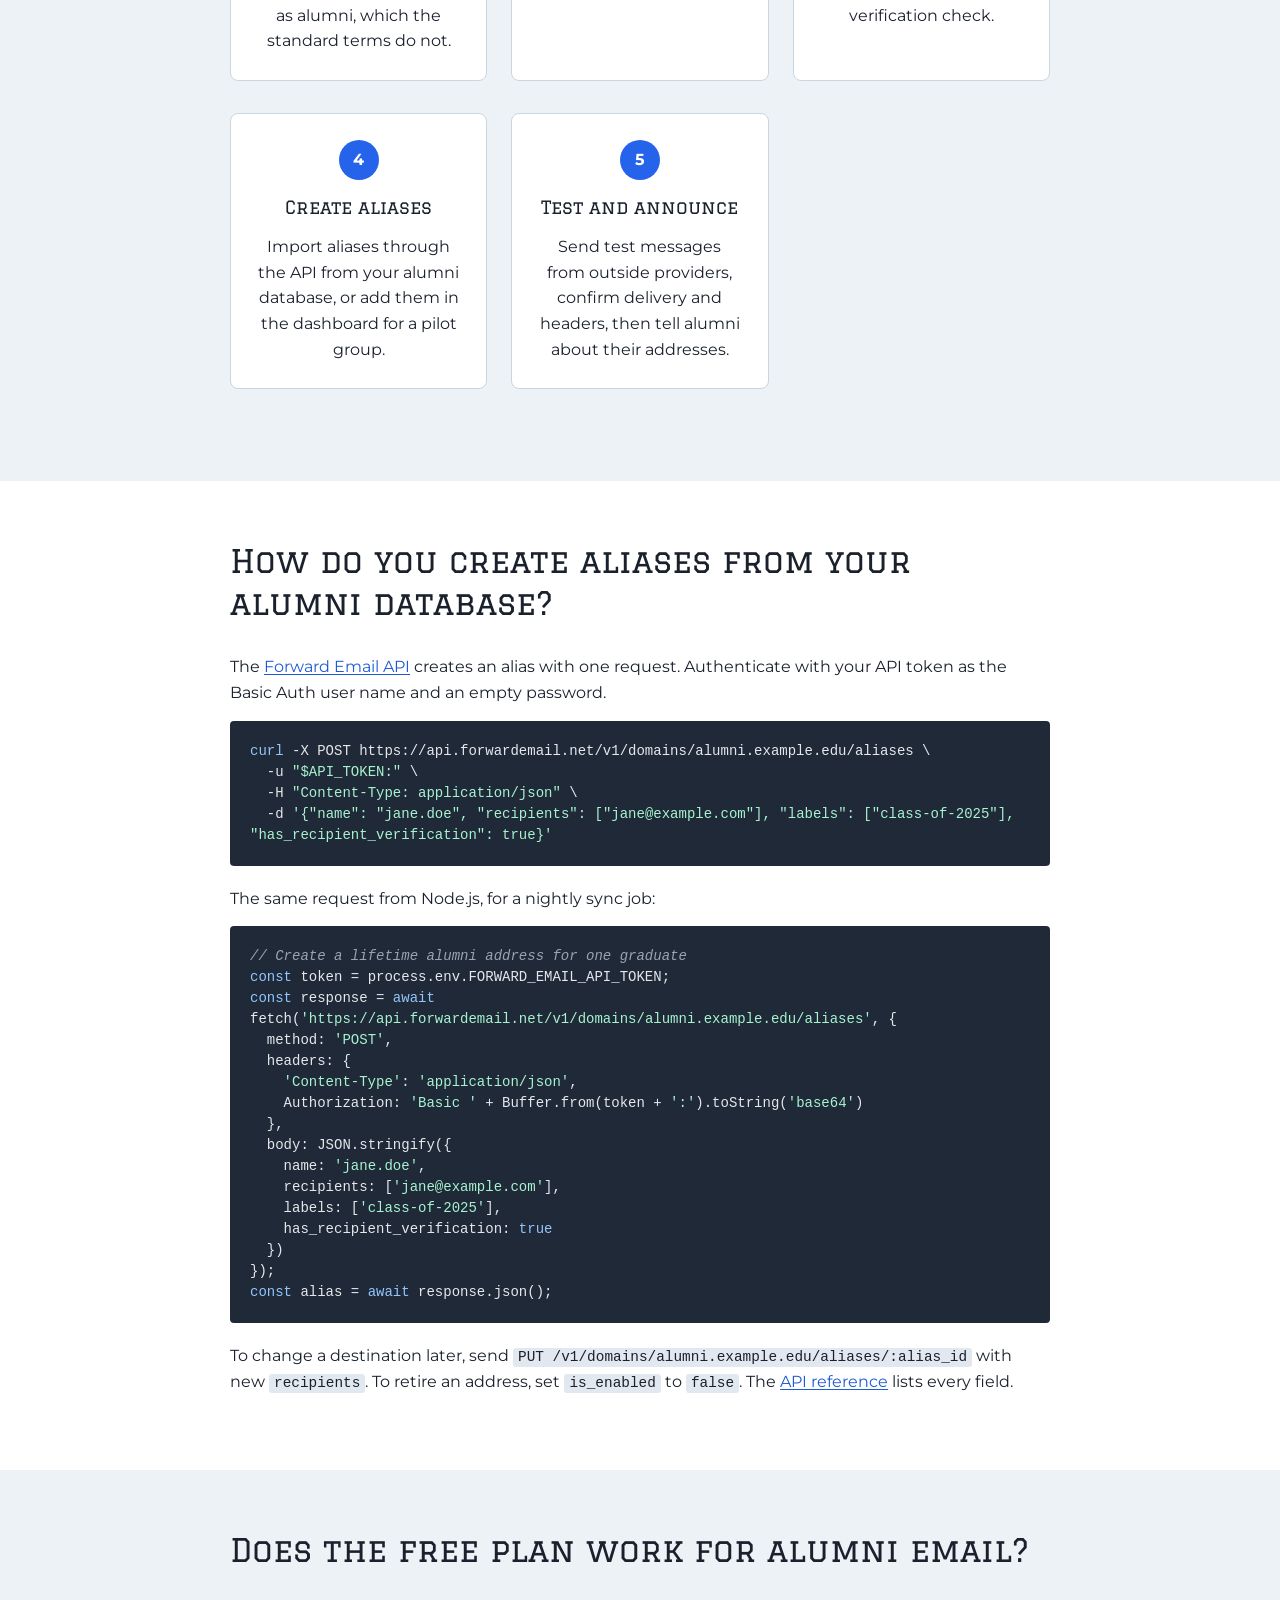
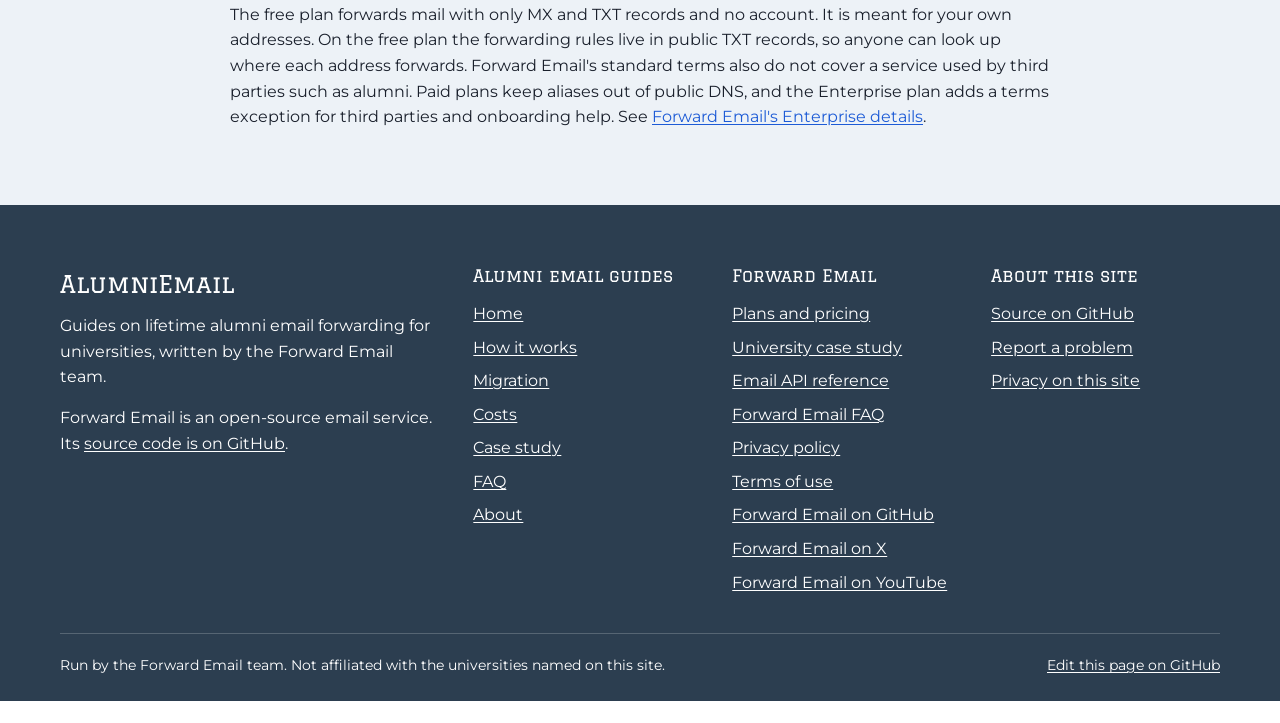
<file: how-it-works/index.html>
<!DOCTYPE html>
<html lang="en">
<head>
<meta charset="utf-8">
<meta name="viewport" content="width=device-width, initial-scale=1">
<title>How Alumni Email Forwarding Works: MX, DNS and Aliases</title>
<meta name="description" content="How alumni email forwarding works with Forward Email: MX and TXT records, one alias per graduate, SRS, ARC and API provisioning.">
<meta name="robots" content="index, follow, max-image-preview:large">
<link rel="canonical" href="https://alumniemail.com/how-it-works/">
<meta name="referrer" content="strict-origin-when-cross-origin">
<meta http-equiv="Content-Security-Policy" content="default-src 'self'; script-src 'self'; style-src 'self'; img-src 'self' data:; font-src 'self'; connect-src 'self'; base-uri 'self'; form-action 'self'; object-src 'none'; upgrade-insecure-requests">
<meta name="theme-color" content="#1a365d">
<meta name="author" content="Forward Email">
<link rel="icon" href="/favicon.ico" sizes="32x32">
<link rel="icon" href="/images/icon.svg" type="image/svg+xml">
<link rel="apple-touch-icon" href="/images/apple-touch-icon.png">
<link rel="manifest" href="/site.webmanifest">
<link rel="preload" href="/fonts/graduate-latin.woff2" as="font" type="font/woff2" crossorigin>
<link rel="preload" href="/fonts/montserrat-latin.woff2" as="font" type="font/woff2" crossorigin>
<link rel="stylesheet" href="/css/style.min.css">
<link rel="alternate" type="text/markdown" href="/how-it-works/index.md" title="Markdown version">
<link rel="alternate" type="text/plain" href="/llms.txt" title="llms.txt">
<link rel="sitemap" type="application/xml" href="/sitemap.xml">
<meta property="og:type" content="article">
<meta property="og:site_name" content="AlumniEmail">
<meta property="og:locale" content="en_US">
<meta property="og:title" content="How Alumni Email Forwarding Works: MX, DNS and Aliases">
<meta property="og:description" content="How alumni email forwarding works with Forward Email: MX and TXT records, one alias per graduate, SRS, ARC and API provisioning.">
<meta property="og:url" content="https://alumniemail.com/how-it-works/">
<meta property="og:image" content="https://alumniemail.com/images/og-image.jpg">
<meta property="og:image:type" content="image/jpeg">
<meta property="og:image:width" content="1200">
<meta property="og:image:height" content="630">
<meta property="og:image:alt" content="AlumniEmail: lifetime alumni email forwarding for universities, from the Forward Email team">
<meta name="twitter:card" content="summary_large_image">
<meta name="twitter:title" content="How Alumni Email Forwarding Works: MX, DNS and Aliases">
<meta name="twitter:description" content="How alumni email forwarding works with Forward Email: MX and TXT records, one alias per graduate, SRS, ARC and API provisioning.">
<meta name="twitter:image" content="https://alumniemail.com/images/og-image.jpg">
<meta name="twitter:image:alt" content="AlumniEmail: lifetime alumni email forwarding for universities, from the Forward Email team">
<script type="application/ld+json">{"@context":"https://schema.org","@graph":[{"@type":"Organization","@id":"https://forwardemail.net/#organization","name":"Forward Email","url":"https://forwardemail.net","logo":"https://forwardemail.net/img/logo-square-180x180.png","sameAs":["https://github.com/forwardemail","https://x.com/fwdemail","https://www.youtube.com/forwardemail","https://www.reddit.com/r/forwardemail/"],"contactPoint":[{"@type":"ContactPoint","contactType":"customer support","email":"support@forwardemail.net","url":"https://forwardemail.net/en/faq"},{"@type":"ContactPoint","contactType":"security","email":"security@forwardemail.net","url":"https://forwardemail.net/en/security"}]},{"@type":"WebSite","@id":"https://alumniemail.com/#website","url":"https://alumniemail.com/","name":"AlumniEmail","description":"Guides for university IT and alumni relations teams on lifetime alumni email forwarding with Forward Email: how it works, DNS setup, migration from Google Workspace or Microsoft 365, sourced costs and a published university case study.","inLanguage":"en","publisher":{"@id":"https://forwardemail.net/#organization"}},{"@type":"WebPage","@id":"https://alumniemail.com/how-it-works/#webpage","url":"https://alumniemail.com/how-it-works/","name":"How Alumni Email Forwarding Works: MX, DNS and Aliases","description":"How alumni email forwarding works with Forward Email: MX and TXT records, one alias per graduate, SRS, ARC and API provisioning.","inLanguage":"en","isPartOf":{"@id":"https://alumniemail.com/#website"},"publisher":{"@id":"https://forwardemail.net/#organization"},"primaryImageOfPage":{"@type":"ImageObject","url":"https://alumniemail.com/images/og-image.jpg","width":1200,"height":630},"breadcrumb":{"@id":"https://alumniemail.com/how-it-works/#breadcrumb"}},{"@type":"BreadcrumbList","@id":"https://alumniemail.com/how-it-works/#breadcrumb","itemListElement":[{"@type":"ListItem","position":1,"name":"Home","item":"https://alumniemail.com/"},{"@type":"ListItem","position":2,"name":"How it works","item":"https://alumniemail.com/how-it-works/"}]},{"@type":"HowTo","@id":"https://alumniemail.com/how-it-works/#howto","name":"Set up alumni email forwarding with Forward Email","step":[{"@type":"HowToStep","position":1,"name":"Get an Enterprise agreement","text":"Contact Forward Email for the Enterprise plan. It covers use by people outside your staff, such as alumni, which the standard terms do not."},{"@type":"HowToStep","position":2,"name":"Add the domain","text":"Add alumni.example.edu in the Forward Email dashboard and copy the verification value it shows."},{"@type":"HowToStep","position":3,"name":"Publish DNS records","text":"Add the two MX records and the TXT verification record at your DNS provider, then run the verification check."},{"@type":"HowToStep","position":4,"name":"Create aliases","text":"Import aliases through the API from your alumni database, or add them in the dashboard for a pilot group."},{"@type":"HowToStep","position":5,"name":"Test and announce","text":"Send test messages from outside providers, confirm delivery and headers, then tell alumni about their addresses."}]}]}</script>
</head>
<body>
<!--email_off--><a class="skip-link" href="#main"><!--/email_off-->Skip to content</a>
<header class="site-header">
<div class="container header-content">
<!--email_off--><a class="logo" href="/"><!--/email_off-->AlumniEmail</a>
<nav aria-label="Main"><ul class="nav-links">
<li><!--email_off--><a href="/"><!--/email_off-->Home</a></li>
<li><!--email_off--><a href="/how-it-works/" aria-current="page"><!--/email_off-->How it works</a></li>
<li><!--email_off--><a href="/migrate-from-google-workspace-microsoft-365/"><!--/email_off-->Migration</a></li>
<li><!--email_off--><a href="/cost-comparison/"><!--/email_off-->Costs</a></li>
<li><!--email_off--><a href="/case-study/"><!--/email_off-->Case study</a></li>
<li><!--email_off--><a href="/faq/"><!--/email_off-->FAQ</a></li>
<li><!--email_off--><a href="/about/"><!--/email_off-->About</a></li>
<li><!--email_off--><a class="nav-cta" href="https://forwardemail.net/en/private-business-email"><!--/email_off-->Forward Email pricing</a></li>
</ul></nav>
</div>
</header>
<main id="main">
<div class="hero page-hero">
<div class="container">
<div class="">
<nav class="breadcrumb" aria-label="Breadcrumb"><ol><li><!--email_off--><a href="/"><!--/email_off-->Home</a></li><li><span aria-current="page">How it works</span></li></ol></nav>
<h1>How alumni email forwarding works</h1>
<p class="lead">Mail for an alumni address reaches Forward Email through your domain's MX records. Forward Email looks up the alias, then sends the message on to the graduate's personal inbox without storing it.</p>

</div>
</div>
</div>
<section class="band" aria-labelledby="what-happens-when-someone-emails-an-alumni-address">
<div class="container">
<div class="prose">
<h2 id="what-happens-when-someone-emails-an-alumni-address">What happens when someone emails an alumni address?</h2>
<p>A message to <code><!--email_off-->jane.doe@alumni.example.edu<!--/email_off--></code> follows the same path as any other email, with one extra hop:</p>
<ol><li>The sender's mail server looks up the MX records for <code>alumni.example.edu</code> and finds <code>mx1.forwardemail.net</code> and <code>mx2.forwardemail.net</code>.</li><li>Forward Email accepts the connection and checks the sender against its allowlist, denylist, greylisting and rate limits.</li><li>It reads the alias configuration for <code>jane.doe</code> and finds the destination, for example a Gmail or Outlook.com address.</li><li>It rewrites the envelope sender with the Sender Rewriting Scheme (SRS) and adds ARC headers, so authentication results survive the forward.</li><li>It delivers the message to the destination over TLS. The message is processed in memory and is not written to disk.</li></ol>
<p>The <!--email_off--><a href="https://forwardemail.net/en/faq#how-does-your-email-forwarding-system-work"><!--/email_off-->Forward Email FAQ</a> describes each SMTP step in detail.</p>
</div>
</div>
</section>
<section class="band" aria-labelledby="which-dns-records-do-you-need">
<div class="container">
<div class="prose">
<h2 id="which-dns-records-do-you-need">Which DNS records do you need?</h2>
<p>You need two MX records on the domain that holds the alumni addresses. On a paid plan you also add one TXT record that proves you own the domain. The verification value comes from your Forward Email dashboard.</p>
<div class="table-wrap"><table><caption>DNS records for an alumni domain on Forward Email</caption><thead><tr><th scope="col">Name</th><th scope="col">Type</th><th scope="col">Priority</th><th scope="col">Value</th></tr></thead><tbody>
<tr><th scope="row"><code>alumni</code> (or <code>@</code> for the root domain)</th><td>MX</td><td>0</td><td><code>mx1.forwardemail.net</code></td></tr>
<tr><th scope="row"><code>alumni</code> (or <code>@</code> for the root domain)</th><td>MX</td><td>0</td><td><code>mx2.forwardemail.net</code></td></tr>
<tr><th scope="row"><code>alumni</code> (or <code>@</code> for the root domain)</th><td>TXT</td><td></td><td><code>forward-email-site-verification=</code> followed by your value</td></tr>
</tbody></table></div>
<p>Remove any other MX records on that name. Both Forward Email records must exist. DNS changes can take up to 24 to 48 hours to reach every resolver, though they often apply sooner, so lower the TTL a day ahead if you are switching from another provider. Source: <!--email_off--><a href="https://forwardemail.net/en/faq#how-do-i-get-started-and-set-up-email-forwarding"><!--/email_off-->How do I get started and set up email forwarding?</a></p>
<p>If alumni will also send mail from their address, add SPF, DKIM and DMARC records as described in the <!--email_off--><a href="https://forwardemail.net/en/faq#how-do-i-set-up-spf-for-forward-email"><!--/email_off-->Forward Email FAQ</a>. Forward Email's SPF value is <code>v=spf1 a include:spf.forwardemail.net -all</code>.</p>
</div>
</div>
</section>
<section class="band" aria-labelledby="should-alumni-use-a-subdomain">
<div class="container">
<div class="prose">
<h2 id="should-alumni-use-a-subdomain">Should alumni use a subdomain?</h2>
<p>A subdomain is the simplest choice when staff and current students already receive mail on the main domain through Google Workspace or Microsoft 365. MX records belong to one host name, so <code>alumni.example.edu</code> can point to Forward Email while <code>example.edu</code> keeps its current provider. Nothing changes for staff mail.</p>
<p>If alumni addresses must stay on the main domain, the domain can still have only one set of MX records. In that case your current provider receives all mail and routes addresses it does not recognize to Forward Email. The <!--email_off--><a href="/migrate-from-google-workspace-microsoft-365/"><!--/email_off-->migration guide</a> covers both options.</p>
<p>On paid plans you can also turn on <strong>wildcard subdomain forwarding</strong>, which lets every subdomain without its own records inherit the root domain's aliases. It is off by default and set per domain.</p>
</div>
</div>
</section>
<section class="band" aria-labelledby="how-are-alumni-addresses-set-up">
<div class="container">
<div class="prose">
<h2 id="how-are-alumni-addresses-set-up">How are alumni addresses set up?</h2>
<p>Each graduate gets one <strong>alias</strong>. An alias has a name (the part before the <code>@</code>) and one or more recipients.</p>
<ul><li><strong>One alias per graduate.</strong> <code>jane.doe</code> forwards to <code><!--email_off-->jane@example.com<!--/email_off--></code>. Graduates can have more than one recipient.</li><li><strong>Recipient verification.</strong> With recipient verification on, a new destination receives a confirmation link, and mail flows only after the graduate clicks it. This stops typos from sending alumni mail to a stranger.</li><li><strong>Catch-all and patterns.</strong> A catch-all alias receives mail for any name that has no alias. Regular expressions can route whole patterns of names.</li><li><strong>Disabling an address.</strong> A disabled alias can accept mail quietly (code 250), ask senders to retry later (421) or reject mail permanently (550).</li><li><strong>Labels.</strong> Labels such as a class year help you find and update groups of aliases.</li></ul>
</div>
</div>
</section>
<section class="band" aria-labelledby="set-up-alumni-forwarding-step-by-step">
<div class="container">
<div class="prose">
<h2 id="set-up-alumni-forwarding-step-by-step">Set up alumni forwarding step by step</h2>
<ol class="steps">
<li class="step">
<h3 id="get-an-enterprise-agreement">Get an Enterprise agreement</h3>
<p>Contact Forward Email for the Enterprise plan. It covers use by people outside your staff, such as alumni, which the standard terms do not.</p>
</li>
<li class="step">
<h3 id="add-the-domain">Add the domain</h3>
<p>Add <code>alumni.example.edu</code> in the Forward Email dashboard and copy the verification value it shows.</p>
</li>
<li class="step">
<h3 id="publish-dns-records">Publish DNS records</h3>
<p>Add the two MX records and the TXT verification record at your DNS provider, then run the verification check.</p>
</li>
<li class="step">
<h3 id="create-aliases">Create aliases</h3>
<p>Import aliases through the API from your alumni database, or add them in the dashboard for a pilot group.</p>
</li>
<li class="step">
<h3 id="test-and-announce">Test and announce</h3>
<p>Send test messages from outside providers, confirm delivery and headers, then tell alumni about their addresses.</p>
</li>
</ol>
</div>
</div>
</section>
<section class="band" aria-labelledby="how-do-you-create-aliases-from-your-alumni-database">
<div class="container">
<div class="prose">
<h2 id="how-do-you-create-aliases-from-your-alumni-database">How do you create aliases from your alumni database?</h2>
<p>The <!--email_off--><a href="https://forwardemail.net/en/email-api#create-new-domain-alias"><!--/email_off-->Forward Email API</a> creates an alias with one request. Authenticate with your API token as the Basic Auth user name and an empty password.</p>
<pre data-lang="sh"><code><span class="k">curl</span> -X POST https://api.forwardemail.net/v1/domains/alumni.example.edu/aliases \
  -u <span class="s">&quot;$API_TOKEN:&quot;</span> \
  -H <span class="s">&quot;Content-Type: application/json&quot;</span> \
  -d <span class="s">'{&quot;name&quot;: &quot;jane.doe&quot;, &quot;recipients&quot;: [&quot;<!--email_off-->jane@example.com<!--/email_off-->&quot;], &quot;labels&quot;: [&quot;class-of-2025&quot;], &quot;has_recipient_verification&quot;: true}'</span></code></pre>
<p>The same request from Node.js, for a nightly sync job:</p>
<pre data-lang="js"><code><span class="c">// Create a lifetime alumni address for one graduate</span>
<span class="k">const</span> token = process.env.FORWARD_EMAIL_API_TOKEN;
<span class="k">const</span> response = <span class="k">await</span> fetch(<span class="s">'https://api.forwardemail.net/v1/domains/alumni.example.edu/aliases'</span>, {
  method: <span class="s">'POST'</span>,
  headers: {
    <span class="s">'Content-Type'</span>: <span class="s">'application/json'</span>,
    Authorization: <span class="s">'Basic '</span> + Buffer.from(token + <span class="s">':'</span>).toString(<span class="s">'base64'</span>)
  },
  body: JSON.stringify({
    name: <span class="s">'jane.doe'</span>,
    recipients: [<span class="s">'<!--email_off-->jane@example.com<!--/email_off-->'</span>],
    labels: [<span class="s">'class-of-2025'</span>],
    has_recipient_verification: <span class="k">true</span>
  })
});
<span class="k">const</span> alias = <span class="k">await</span> response.json();</code></pre>
<p>To change a destination later, send <code>PUT /v1/domains/alumni.example.edu/aliases/:alias_id</code> with new <code>recipients</code>. To retire an address, set <code>is_enabled</code> to <code>false</code>. The <!--email_off--><a href="https://forwardemail.net/en/email-api"><!--/email_off-->API reference</a> lists every field.</p>
</div>
</div>
</section>
<section class="band" aria-labelledby="does-the-free-plan-work-for-alumni-email">
<div class="container">
<div class="prose">
<h2 id="does-the-free-plan-work-for-alumni-email">Does the free plan work for alumni email?</h2>
<p>The free plan forwards mail with only MX and TXT records and no account. It is meant for your own addresses. On the free plan the forwarding rules live in public TXT records, so anyone can look up where each address forwards. Forward Email's standard terms also do not cover a service used by third parties such as alumni. Paid plans keep aliases out of public DNS, and the Enterprise plan adds a terms exception for third parties and onboarding help. See <!--email_off--><a href="https://forwardemail.net/en/faq#what-is-included-in-the-enterprise-license"><!--/email_off-->Forward Email's Enterprise details</a>.</p>
</div>
</div>
</section>
</main>
<footer class="site-footer">
<div class="container">
<div class="footer-content">
<div class="footer-brand">
<!--email_off--><a class="logo" href="/"><!--/email_off-->AlumniEmail</a>
<p>Guides on lifetime alumni email forwarding for universities, written by the Forward Email team.</p>
<p>Forward Email is an open-source email service. Its <!--email_off--><a href="https://github.com/forwardemail/forwardemail.net"><!--/email_off-->source code is on GitHub</a>.</p>
</div>
<div class="footer-links">
<div>
<h2>Alumni email guides</h2>
<ul>
<li><!--email_off--><a href="/"><!--/email_off-->Home</a></li>
<li><!--email_off--><a href="/how-it-works/"><!--/email_off-->How it works</a></li>
<li><!--email_off--><a href="/migrate-from-google-workspace-microsoft-365/"><!--/email_off-->Migration</a></li>
<li><!--email_off--><a href="/cost-comparison/"><!--/email_off-->Costs</a></li>
<li><!--email_off--><a href="/case-study/"><!--/email_off-->Case study</a></li>
<li><!--email_off--><a href="/faq/"><!--/email_off-->FAQ</a></li>
<li><!--email_off--><a href="/about/"><!--/email_off-->About</a></li>
</ul>
</div>
<div>
<h2>Forward Email</h2>
<ul>
<li><!--email_off--><a href="https://forwardemail.net/en/private-business-email"><!--/email_off-->Plans and pricing</a></li>
<li><!--email_off--><a href="https://forwardemail.net/en/blog/docs/alumni-email-forwarding-university-case-study"><!--/email_off-->University case study</a></li>
<li><!--email_off--><a href="https://forwardemail.net/en/email-api"><!--/email_off-->Email API reference</a></li>
<li><!--email_off--><a href="https://forwardemail.net/en/faq"><!--/email_off-->Forward Email FAQ</a></li>
<li><!--email_off--><a href="https://forwardemail.net/en/privacy"><!--/email_off-->Privacy policy</a></li>
<li><!--email_off--><a href="https://forwardemail.net/en/terms"><!--/email_off-->Terms of use</a></li>
<li><!--email_off--><a href="https://github.com/forwardemail"><!--/email_off-->Forward Email on GitHub</a></li>
<li><!--email_off--><a href="https://x.com/fwdemail"><!--/email_off-->Forward Email on X</a></li>
<li><!--email_off--><a href="https://www.youtube.com/forwardemail"><!--/email_off-->Forward Email on YouTube</a></li>
</ul>
</div>
<div>
<h2>About this site</h2>
<ul>
<li><!--email_off--><a href="https://github.com/forwardemail/alumniemail.com"><!--/email_off-->Source on GitHub</a></li>
<li><!--email_off--><a href="https://github.com/forwardemail/alumniemail.com/issues"><!--/email_off-->Report a problem</a></li>
<li><!--email_off--><a href="/about/#privacy-on-this-site"><!--/email_off-->Privacy on this site</a></li>
</ul>
</div>
</div>
</div>
<div class="footer-bottom">
<p>Run by the Forward Email team. Not affiliated with the universities named on this site.</p>
<p><!--email_off--><a href="https://github.com/forwardemail/alumniemail.com/blob/main/content/how-it-works.md"><!--/email_off-->Edit this page on GitHub</a></p>
</div>
</div>
</footer>
</body>
</html>
</file>
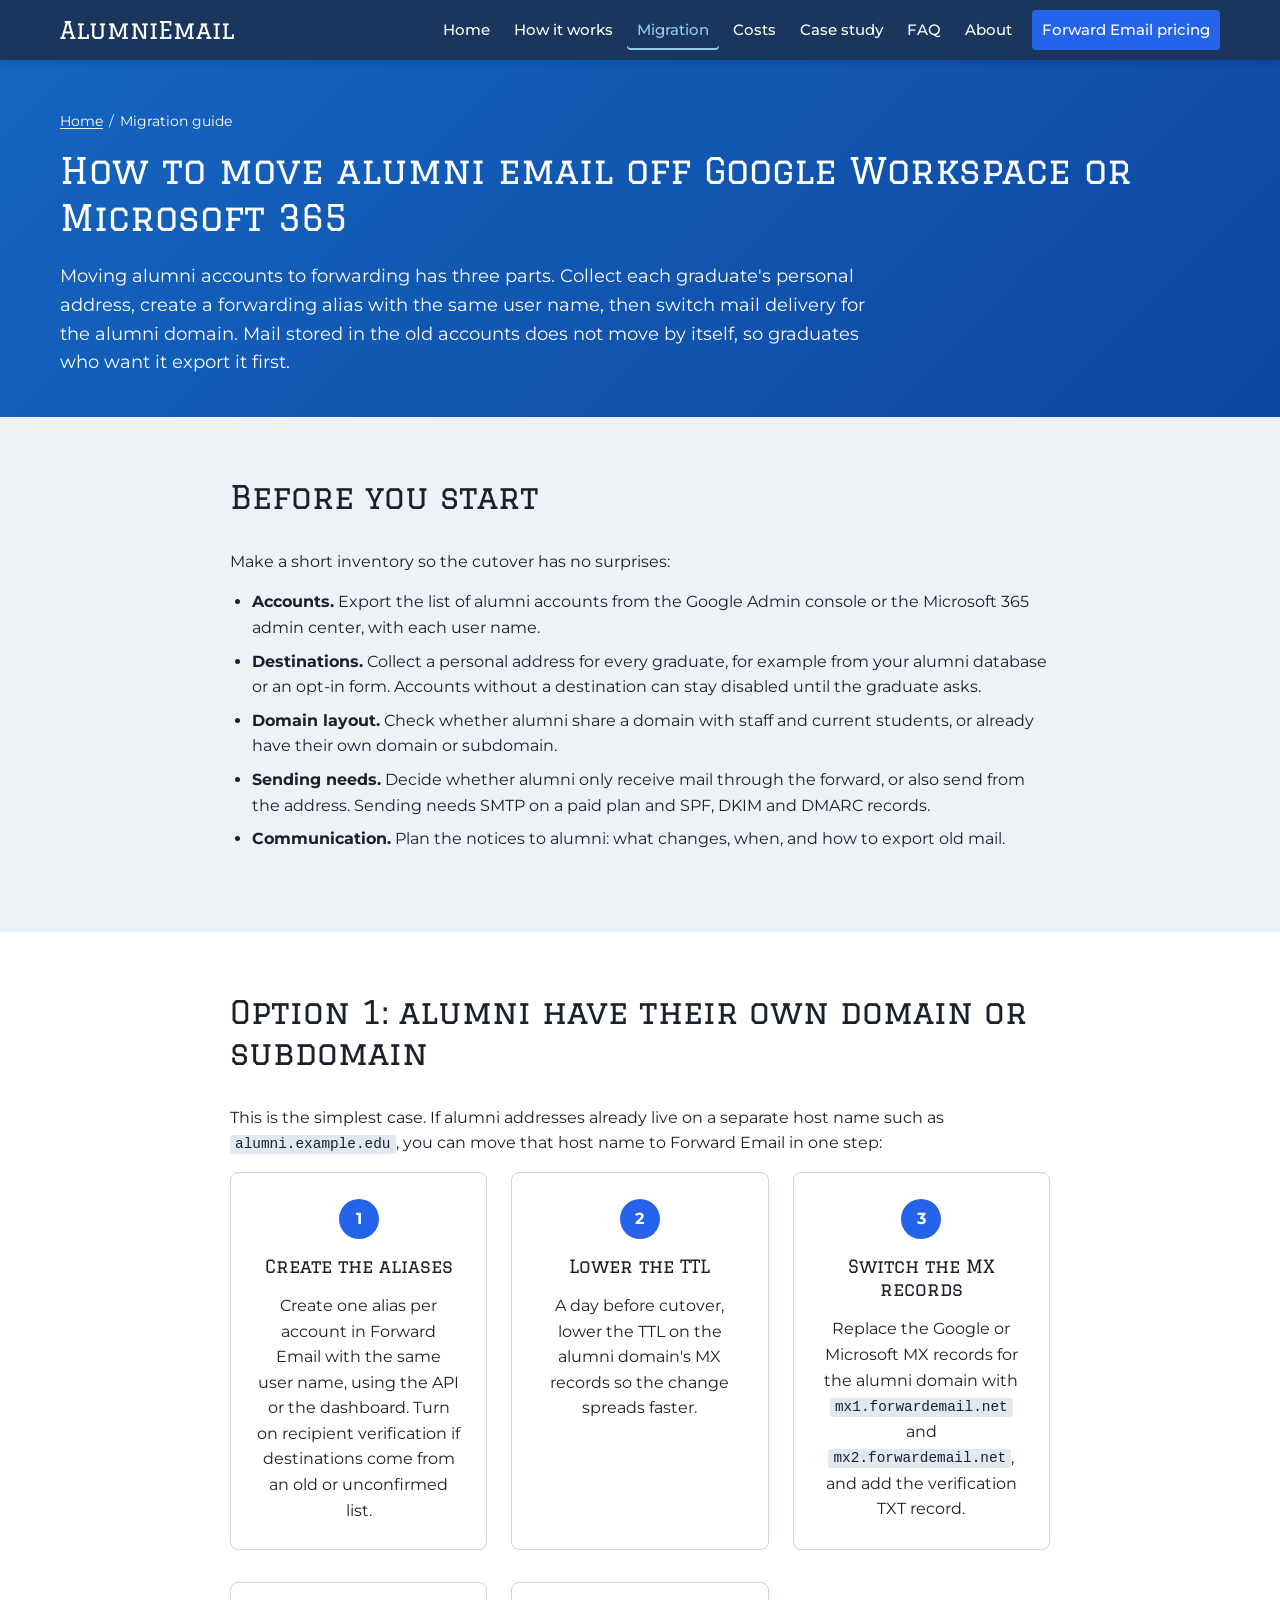
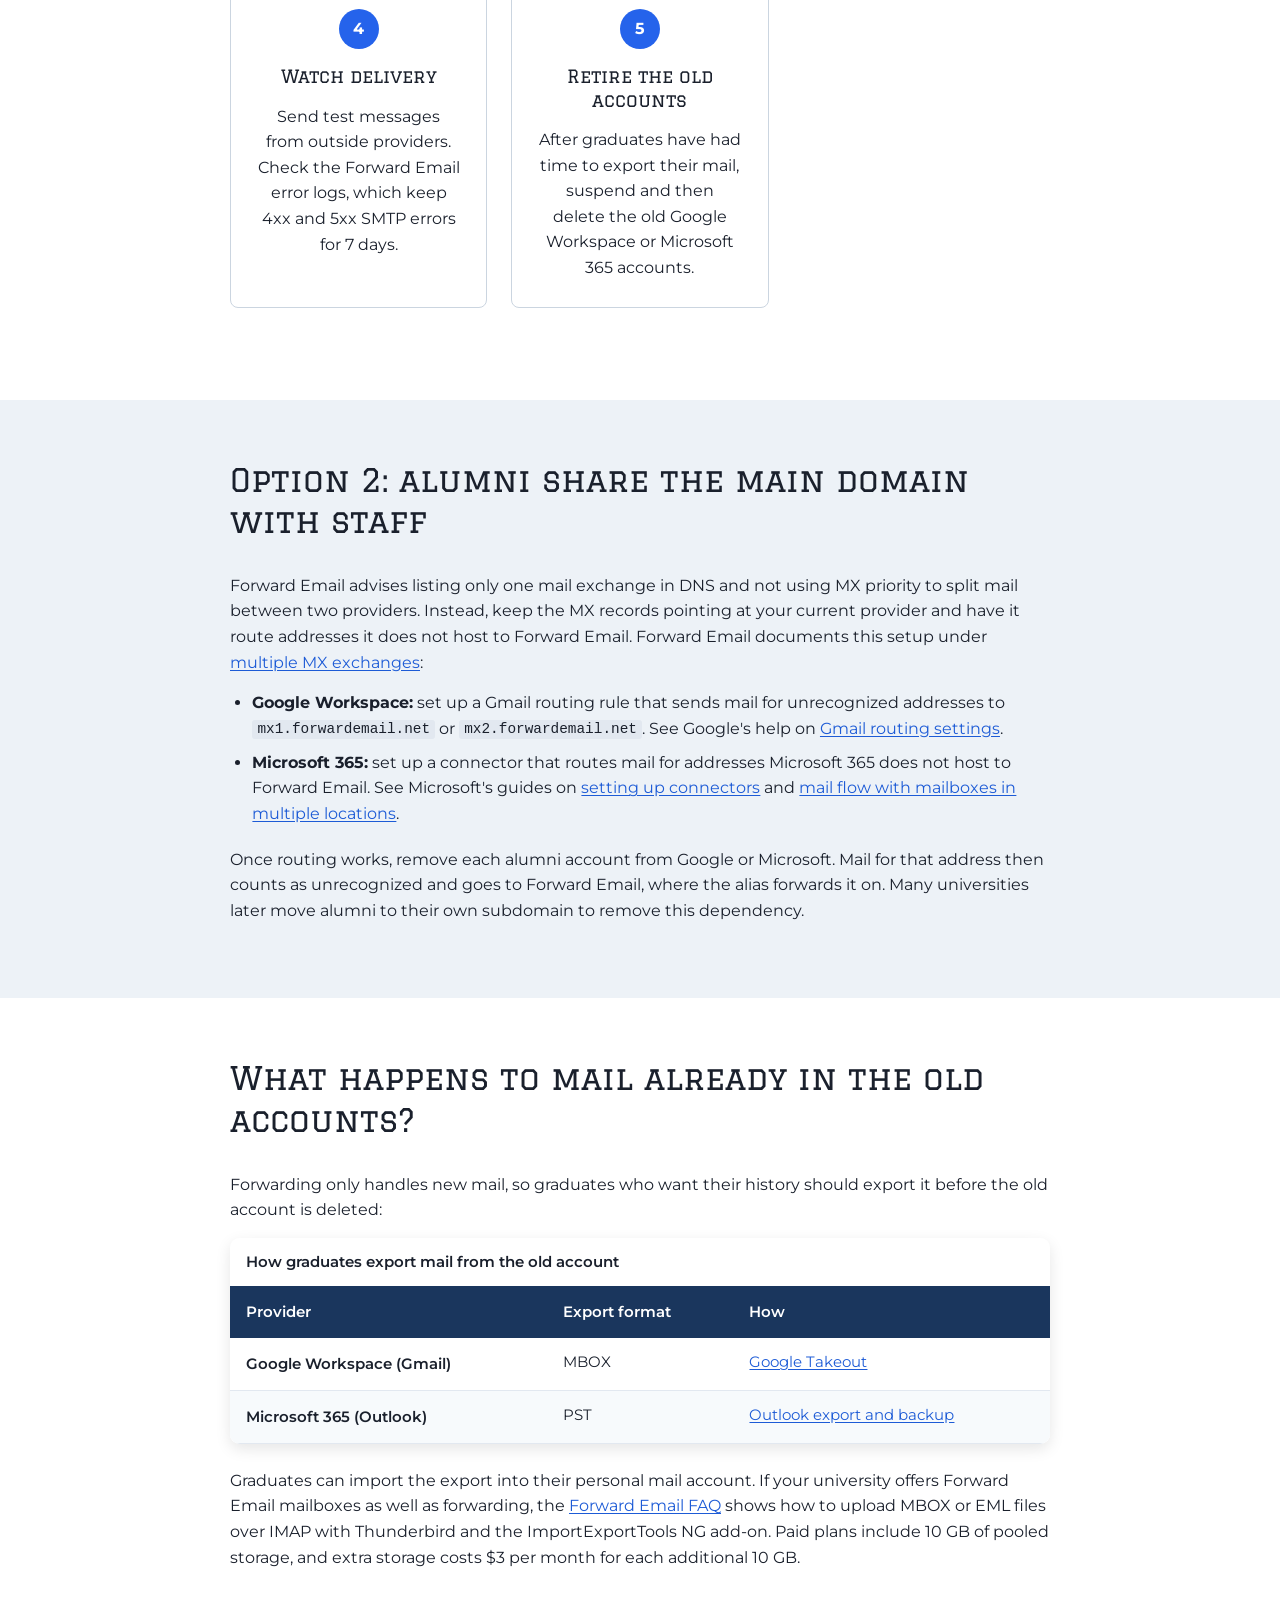
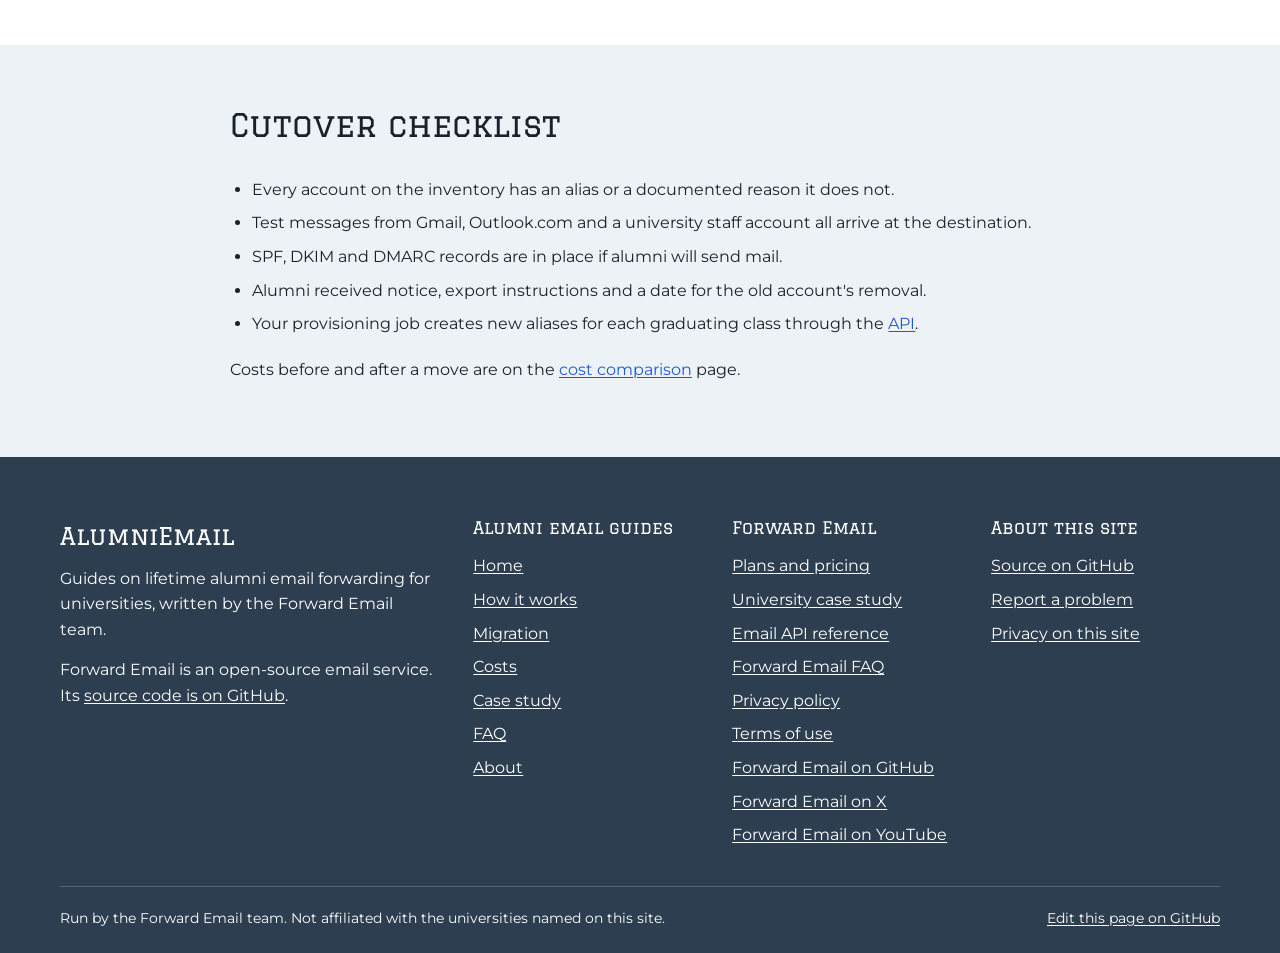
<file: migrate-from-google-workspace-microsoft-365/index.html>
<!DOCTYPE html>
<html lang="en">
<head>
<meta charset="utf-8">
<meta name="viewport" content="width=device-width, initial-scale=1">
<title>Migrate Alumni Email from Google Workspace or Microsoft 365</title>
<meta name="description" content="Move alumni accounts off Google Workspace or Microsoft 365: collect destinations, create aliases, switch MX records, export mail.">
<meta name="robots" content="index, follow, max-image-preview:large">
<link rel="canonical" href="https://alumniemail.com/migrate-from-google-workspace-microsoft-365/">
<meta name="referrer" content="strict-origin-when-cross-origin">
<meta http-equiv="Content-Security-Policy" content="default-src 'self'; script-src 'self'; style-src 'self'; img-src 'self' data:; font-src 'self'; connect-src 'self'; base-uri 'self'; form-action 'self'; object-src 'none'; upgrade-insecure-requests">
<meta name="theme-color" content="#1a365d">
<meta name="author" content="Forward Email">
<link rel="icon" href="/favicon.ico" sizes="32x32">
<link rel="icon" href="/images/icon.svg" type="image/svg+xml">
<link rel="apple-touch-icon" href="/images/apple-touch-icon.png">
<link rel="manifest" href="/site.webmanifest">
<link rel="preload" href="/fonts/graduate-latin.woff2" as="font" type="font/woff2" crossorigin>
<link rel="preload" href="/fonts/montserrat-latin.woff2" as="font" type="font/woff2" crossorigin>
<link rel="stylesheet" href="/css/style.min.css">
<link rel="alternate" type="text/markdown" href="/migrate-from-google-workspace-microsoft-365/index.md" title="Markdown version">
<link rel="alternate" type="text/plain" href="/llms.txt" title="llms.txt">
<link rel="sitemap" type="application/xml" href="/sitemap.xml">
<meta property="og:type" content="article">
<meta property="og:site_name" content="AlumniEmail">
<meta property="og:locale" content="en_US">
<meta property="og:title" content="Migrate Alumni Email from Google Workspace or Microsoft 365">
<meta property="og:description" content="Move alumni accounts off Google Workspace or Microsoft 365: collect destinations, create aliases, switch MX records, export mail.">
<meta property="og:url" content="https://alumniemail.com/migrate-from-google-workspace-microsoft-365/">
<meta property="og:image" content="https://alumniemail.com/images/og-image.jpg">
<meta property="og:image:type" content="image/jpeg">
<meta property="og:image:width" content="1200">
<meta property="og:image:height" content="630">
<meta property="og:image:alt" content="AlumniEmail: lifetime alumni email forwarding for universities, from the Forward Email team">
<meta name="twitter:card" content="summary_large_image">
<meta name="twitter:title" content="Migrate Alumni Email from Google Workspace or Microsoft 365">
<meta name="twitter:description" content="Move alumni accounts off Google Workspace or Microsoft 365: collect destinations, create aliases, switch MX records, export mail.">
<meta name="twitter:image" content="https://alumniemail.com/images/og-image.jpg">
<meta name="twitter:image:alt" content="AlumniEmail: lifetime alumni email forwarding for universities, from the Forward Email team">
<script type="application/ld+json">{"@context":"https://schema.org","@graph":[{"@type":"Organization","@id":"https://forwardemail.net/#organization","name":"Forward Email","url":"https://forwardemail.net","logo":"https://forwardemail.net/img/logo-square-180x180.png","sameAs":["https://github.com/forwardemail","https://x.com/fwdemail","https://www.youtube.com/forwardemail","https://www.reddit.com/r/forwardemail/"],"contactPoint":[{"@type":"ContactPoint","contactType":"customer support","email":"support@forwardemail.net","url":"https://forwardemail.net/en/faq"},{"@type":"ContactPoint","contactType":"security","email":"security@forwardemail.net","url":"https://forwardemail.net/en/security"}]},{"@type":"WebSite","@id":"https://alumniemail.com/#website","url":"https://alumniemail.com/","name":"AlumniEmail","description":"Guides for university IT and alumni relations teams on lifetime alumni email forwarding with Forward Email: how it works, DNS setup, migration from Google Workspace or Microsoft 365, sourced costs and a published university case study.","inLanguage":"en","publisher":{"@id":"https://forwardemail.net/#organization"}},{"@type":"WebPage","@id":"https://alumniemail.com/migrate-from-google-workspace-microsoft-365/#webpage","url":"https://alumniemail.com/migrate-from-google-workspace-microsoft-365/","name":"Migrate Alumni Email from Google Workspace or Microsoft 365","description":"Move alumni accounts off Google Workspace or Microsoft 365: collect destinations, create aliases, switch MX records, export mail.","inLanguage":"en","isPartOf":{"@id":"https://alumniemail.com/#website"},"publisher":{"@id":"https://forwardemail.net/#organization"},"primaryImageOfPage":{"@type":"ImageObject","url":"https://alumniemail.com/images/og-image.jpg","width":1200,"height":630},"breadcrumb":{"@id":"https://alumniemail.com/migrate-from-google-workspace-microsoft-365/#breadcrumb"}},{"@type":"BreadcrumbList","@id":"https://alumniemail.com/migrate-from-google-workspace-microsoft-365/#breadcrumb","itemListElement":[{"@type":"ListItem","position":1,"name":"Home","item":"https://alumniemail.com/"},{"@type":"ListItem","position":2,"name":"Migration guide","item":"https://alumniemail.com/migrate-from-google-workspace-microsoft-365/"}]}]}</script>
</head>
<body>
<!--email_off--><a class="skip-link" href="#main"><!--/email_off-->Skip to content</a>
<header class="site-header">
<div class="container header-content">
<!--email_off--><a class="logo" href="/"><!--/email_off-->AlumniEmail</a>
<nav aria-label="Main"><ul class="nav-links">
<li><!--email_off--><a href="/"><!--/email_off-->Home</a></li>
<li><!--email_off--><a href="/how-it-works/"><!--/email_off-->How it works</a></li>
<li><!--email_off--><a href="/migrate-from-google-workspace-microsoft-365/" aria-current="page"><!--/email_off-->Migration</a></li>
<li><!--email_off--><a href="/cost-comparison/"><!--/email_off-->Costs</a></li>
<li><!--email_off--><a href="/case-study/"><!--/email_off-->Case study</a></li>
<li><!--email_off--><a href="/faq/"><!--/email_off-->FAQ</a></li>
<li><!--email_off--><a href="/about/"><!--/email_off-->About</a></li>
<li><!--email_off--><a class="nav-cta" href="https://forwardemail.net/en/private-business-email"><!--/email_off-->Forward Email pricing</a></li>
</ul></nav>
</div>
</header>
<main id="main">
<div class="hero page-hero">
<div class="container">
<div class="">
<nav class="breadcrumb" aria-label="Breadcrumb"><ol><li><!--email_off--><a href="/"><!--/email_off-->Home</a></li><li><span aria-current="page">Migration guide</span></li></ol></nav>
<h1>How to move alumni email off Google Workspace or Microsoft 365</h1>
<p class="lead">Moving alumni accounts to forwarding has three parts. Collect each graduate's personal address, create a forwarding alias with the same user name, then switch mail delivery for the alumni domain. Mail stored in the old accounts does not move by itself, so graduates who want it export it first.</p>

</div>
</div>
</div>
<section class="band" aria-labelledby="before-you-start">
<div class="container">
<div class="prose">
<h2 id="before-you-start">Before you start</h2>
<p>Make a short inventory so the cutover has no surprises:</p>
<ul><li><strong>Accounts.</strong> Export the list of alumni accounts from the Google Admin console or the Microsoft 365 admin center, with each user name.</li><li><strong>Destinations.</strong> Collect a personal address for every graduate, for example from your alumni database or an opt-in form. Accounts without a destination can stay disabled until the graduate asks.</li><li><strong>Domain layout.</strong> Check whether alumni share a domain with staff and current students, or already have their own domain or subdomain.</li><li><strong>Sending needs.</strong> Decide whether alumni only receive mail through the forward, or also send from the address. Sending needs SMTP on a paid plan and SPF, DKIM and DMARC records.</li><li><strong>Communication.</strong> Plan the notices to alumni: what changes, when, and how to export old mail.</li></ul>
</div>
</div>
</section>
<section class="band" aria-labelledby="option-1-alumni-have-their-own-domain-or-subdomain">
<div class="container">
<div class="prose">
<h2 id="option-1-alumni-have-their-own-domain-or-subdomain">Option 1: alumni have their own domain or subdomain</h2>
<p>This is the simplest case. If alumni addresses already live on a separate host name such as <code>alumni.example.edu</code>, you can move that host name to Forward Email in one step:</p>
<ol class="steps">
<li class="step">
<h3 id="create-the-aliases">Create the aliases</h3>
<p>Create one alias per account in Forward Email with the same user name, using the API or the dashboard. Turn on recipient verification if destinations come from an old or unconfirmed list.</p>
</li>
<li class="step">
<h3 id="lower-the-ttl">Lower the TTL</h3>
<p>A day before cutover, lower the TTL on the alumni domain's MX records so the change spreads faster.</p>
</li>
<li class="step">
<h3 id="switch-the-mx-records">Switch the MX records</h3>
<p>Replace the Google or Microsoft MX records for the alumni domain with <code>mx1.forwardemail.net</code> and <code>mx2.forwardemail.net</code>, and add the verification TXT record.</p>
</li>
<li class="step">
<h3 id="watch-delivery">Watch delivery</h3>
<p>Send test messages from outside providers. Check the Forward Email error logs, which keep 4xx and 5xx SMTP errors for 7 days.</p>
</li>
<li class="step">
<h3 id="retire-the-old-accounts">Retire the old accounts</h3>
<p>After graduates have had time to export their mail, suspend and then delete the old Google Workspace or Microsoft 365 accounts.</p>
</li>
</ol>
</div>
</div>
</section>
<section class="band" aria-labelledby="option-2-alumni-share-the-main-domain-with-staff">
<div class="container">
<div class="prose">
<h2 id="option-2-alumni-share-the-main-domain-with-staff">Option 2: alumni share the main domain with staff</h2>
<p>Forward Email advises listing only one mail exchange in DNS and not using MX priority to split mail between two providers. Instead, keep the MX records pointing at your current provider and have it route addresses it does not host to Forward Email. Forward Email documents this setup under <!--email_off--><a href="https://forwardemail.net/en/faq#can-i-use-multiple-mx-exchanges-and-servers-for-advanced-forwarding"><!--/email_off-->multiple MX exchanges</a>:</p>
<ul><li><strong>Google Workspace:</strong> set up a Gmail routing rule that sends mail for unrecognized addresses to <code>mx1.forwardemail.net</code> or <code>mx2.forwardemail.net</code>. See Google's help on <!--email_off--><a href="https://support.google.com/a/answer/6297084"><!--/email_off-->Gmail routing settings</a>.</li><li><strong>Microsoft 365:</strong> set up a connector that routes mail for addresses Microsoft 365 does not host to Forward Email. See Microsoft's guides on <!--email_off--><a href="https://learn.microsoft.com/en-us/exchange/mail-flow-best-practices/use-connectors-to-configure-mail-flow/set-up-connectors-to-route-mail"><!--/email_off-->setting up connectors</a> and <!--email_off--><a href="https://learn.microsoft.com/en-us/exchange/mail-flow-best-practices/manage-mail-flow-for-multiple-locations"><!--/email_off-->mail flow with mailboxes in multiple locations</a>.</li></ul>
<p>Once routing works, remove each alumni account from Google or Microsoft. Mail for that address then counts as unrecognized and goes to Forward Email, where the alias forwards it on. Many universities later move alumni to their own subdomain to remove this dependency.</p>
</div>
</div>
</section>
<section class="band" aria-labelledby="what-happens-to-mail-already-in-the-old-accounts">
<div class="container">
<div class="prose">
<h2 id="what-happens-to-mail-already-in-the-old-accounts">What happens to mail already in the old accounts?</h2>
<p>Forwarding only handles new mail, so graduates who want their history should export it before the old account is deleted:</p>
<div class="table-wrap"><table><caption>How graduates export mail from the old account</caption><thead><tr><th scope="col">Provider</th><th scope="col">Export format</th><th scope="col">How</th></tr></thead><tbody>
<tr><th scope="row">Google Workspace (Gmail)</th><td>MBOX</td><td><!--email_off--><a href="https://takeout.google.com/settings/takeout/custom/gmail"><!--/email_off-->Google Takeout</a></td></tr>
<tr><th scope="row">Microsoft 365 (Outlook)</th><td>PST</td><td><!--email_off--><a href="https://support.microsoft.com/en-us/office/back-up-your-email-e5845b0b-1aeb-424f-924c-aa1c33b18833"><!--/email_off-->Outlook export and backup</a></td></tr>
</tbody></table></div>
<p>Graduates can import the export into their personal mail account. If your university offers Forward Email mailboxes as well as forwarding, the <!--email_off--><a href="https://forwardemail.net/en/faq#how-do-i-import-and-migrate-my-existing-mailbox"><!--/email_off-->Forward Email FAQ</a> shows how to upload MBOX or EML files over IMAP with Thunderbird and the ImportExportTools NG add-on. Paid plans include 10 GB of pooled storage, and extra storage costs $3 per month for each additional 10 GB.</p>
</div>
</div>
</section>
<section class="band" aria-labelledby="cutover-checklist">
<div class="container">
<div class="prose">
<h2 id="cutover-checklist">Cutover checklist</h2>
<ul><li>Every account on the inventory has an alias or a documented reason it does not.</li><li>Test messages from Gmail, Outlook.com and a university staff account all arrive at the destination.</li><li>SPF, DKIM and DMARC records are in place if alumni will send mail.</li><li>Alumni received notice, export instructions and a date for the old account's removal.</li><li>Your provisioning job creates new aliases for each graduating class through the <!--email_off--><a href="/how-it-works/#how-do-you-create-aliases-from-your-alumni-database"><!--/email_off-->API</a>.</li></ul>
<p>Costs before and after a move are on the <!--email_off--><a href="/cost-comparison/"><!--/email_off-->cost comparison</a> page.</p>
</div>
</div>
</section>
</main>
<footer class="site-footer">
<div class="container">
<div class="footer-content">
<div class="footer-brand">
<!--email_off--><a class="logo" href="/"><!--/email_off-->AlumniEmail</a>
<p>Guides on lifetime alumni email forwarding for universities, written by the Forward Email team.</p>
<p>Forward Email is an open-source email service. Its <!--email_off--><a href="https://github.com/forwardemail/forwardemail.net"><!--/email_off-->source code is on GitHub</a>.</p>
</div>
<div class="footer-links">
<div>
<h2>Alumni email guides</h2>
<ul>
<li><!--email_off--><a href="/"><!--/email_off-->Home</a></li>
<li><!--email_off--><a href="/how-it-works/"><!--/email_off-->How it works</a></li>
<li><!--email_off--><a href="/migrate-from-google-workspace-microsoft-365/"><!--/email_off-->Migration</a></li>
<li><!--email_off--><a href="/cost-comparison/"><!--/email_off-->Costs</a></li>
<li><!--email_off--><a href="/case-study/"><!--/email_off-->Case study</a></li>
<li><!--email_off--><a href="/faq/"><!--/email_off-->FAQ</a></li>
<li><!--email_off--><a href="/about/"><!--/email_off-->About</a></li>
</ul>
</div>
<div>
<h2>Forward Email</h2>
<ul>
<li><!--email_off--><a href="https://forwardemail.net/en/private-business-email"><!--/email_off-->Plans and pricing</a></li>
<li><!--email_off--><a href="https://forwardemail.net/en/blog/docs/alumni-email-forwarding-university-case-study"><!--/email_off-->University case study</a></li>
<li><!--email_off--><a href="https://forwardemail.net/en/email-api"><!--/email_off-->Email API reference</a></li>
<li><!--email_off--><a href="https://forwardemail.net/en/faq"><!--/email_off-->Forward Email FAQ</a></li>
<li><!--email_off--><a href="https://forwardemail.net/en/privacy"><!--/email_off-->Privacy policy</a></li>
<li><!--email_off--><a href="https://forwardemail.net/en/terms"><!--/email_off-->Terms of use</a></li>
<li><!--email_off--><a href="https://github.com/forwardemail"><!--/email_off-->Forward Email on GitHub</a></li>
<li><!--email_off--><a href="https://x.com/fwdemail"><!--/email_off-->Forward Email on X</a></li>
<li><!--email_off--><a href="https://www.youtube.com/forwardemail"><!--/email_off-->Forward Email on YouTube</a></li>
</ul>
</div>
<div>
<h2>About this site</h2>
<ul>
<li><!--email_off--><a href="https://github.com/forwardemail/alumniemail.com"><!--/email_off-->Source on GitHub</a></li>
<li><!--email_off--><a href="https://github.com/forwardemail/alumniemail.com/issues"><!--/email_off-->Report a problem</a></li>
<li><!--email_off--><a href="/about/#privacy-on-this-site"><!--/email_off-->Privacy on this site</a></li>
</ul>
</div>
</div>
</div>
<div class="footer-bottom">
<p>Run by the Forward Email team. Not affiliated with the universities named on this site.</p>
<p><!--email_off--><a href="https://github.com/forwardemail/alumniemail.com/blob/main/content/migrate-from-google-workspace-microsoft-365.md"><!--/email_off-->Edit this page on GitHub</a></p>
</div>
</div>
</footer>
</body>
</html>
</file>
<file: css/style.min.css>
@font-face{font-family:'Graduate';font-style:normal;font-weight:400;font-display:swap;src:url('../fonts/graduate-latin.woff2') format('woff2')}@font-face{font-family:'Montserrat';font-style:normal;font-weight:400 700;font-display:swap;src:url('../fonts/montserrat-latin.woff2') format('woff2')}:root{--primary:#1e88e5;--primary-dark:#1565c0;--link:#1d5bd6;--link-hover:#1e40af;--btn:#2563eb;--btn-hover:#1e40af;--heading:#1a202c;--text:#1a202c;--muted:#4a5568;--light-bg:#edf2f7;--card-bg:#fff;--border:#cbd5e0;--nav-bg:#1a365d;--nav-hover:#90cdf4;--footer-bg:#2c3e50;--accent:#2ecc71;--code-bg:#1f2937;--code-text:#e5e7eb;--radius:4px;--shadow:0 4px 6px rgba(0,0,0,.1);--header-font:'Graduate',Georgia,serif;--body-font:'Montserrat',system-ui,-apple-system,'Segoe UI',Roboto,Arial,sans-serif;--mono:SFMono-Regular,Consolas,'Liberation Mono',Menlo,monospace}*,*::before,*::after{box-sizing:border-box}*{margin:0;padding:0}html{scroll-behavior:smooth;-webkit-text-size-adjust:100%}@media (prefers-reduced-motion:reduce){html{scroll-behavior:auto}*,*::before,*::after{transition:none !important;animation:none !important}}body{background:#fff;color:var(--text);font-family:var(--body-font);line-height:1.6;overflow-wrap:break-word}img,svg{max-width:100%;height:auto}h1,h2,h3,h4{color:var(--heading);font-family:var(--header-font);font-weight:400;line-height:1.3;margin-bottom:15px}h2{font-size:32px}h3{font-size:20px}h4{font-size:17px}p{margin-bottom:15px}a{color:var(--link);text-decoration:underline;text-underline-offset:2px}a:hover{color:var(--link-hover)}:focus-visible{outline:3px solid #f59e0b;outline-offset:2px}code{font-family:var(--mono);font-size:.9em;background:#e2e8f0;border-radius:3px;padding:.1em .35em;overflow-wrap:anywhere}pre{background:var(--code-bg);color:var(--code-text);border-radius:var(--radius);padding:20px;margin:0 0 20px;overflow-x:auto;white-space:pre-wrap;overflow-wrap:anywhere;font-size:14px;line-height:1.5}pre code{background:none;color:inherit;padding:0;font-size:inherit;overflow-wrap:normal}pre .c{color:#9ca3af;font-style:italic}pre .s{color:#a7f3d0}pre .k{color:#93c5fd}ul,ol{margin:0 0 20px 1.4em}li{margin-bottom:8px}blockquote{border-left:4px solid var(--primary);background:var(--card-bg);padding:16px 20px;margin:0 0 20px}.skip-link{position:absolute;left:8px;top:-60px;z-index:200;background:#fff;color:var(--nav-bg);padding:10px 14px;font-weight:600;border-radius:var(--radius)}.skip-link:focus{top:8px}.container{width:100%;max-width:1200px;margin:0 auto;padding:0 20px}.site-header{position:sticky;top:0;z-index:100;background:var(--nav-bg);box-shadow:var(--shadow)}.header-content{display:flex;align-items:center;justify-content:space-between;gap:16px;padding:10px 20px}.logo{color:#fff;font-family:var(--header-font);font-size:24px;text-decoration:none;white-space:nowrap}.logo:hover{color:#fff}.nav-links{display:flex;flex-wrap:wrap;justify-content:flex-end;align-items:center;gap:4px;list-style:none;margin:0}.nav-links li{margin:0}.nav-links a{display:block;color:#fff;font-weight:500;font-size:15px;text-decoration:none;white-space:nowrap;padding:8px 10px;border-radius:var(--radius);transition:background-color .2s,color .2s}.nav-links a:hover{color:var(--nav-hover);background:rgba(255,255,255,.1)}.nav-links a[aria-current='page']{color:var(--nav-hover);box-shadow:inset 0 -2px 0 var(--nav-hover)}.nav-links a.nav-cta{background:var(--btn);color:#fff;margin-left:6px}.nav-links a.nav-cta:hover{background:var(--btn-hover);color:#fff}.btn-primary,.btn-secondary{display:inline-block;padding:12px 24px;border-radius:var(--radius);font-weight:600;text-align:center;text-decoration:none;transition:background-color .2s,color .2s}.btn-primary{background:var(--btn);color:#fff;border:2px solid var(--btn)}.btn-primary:hover{background:var(--btn-hover);border-color:var(--btn-hover);color:#fff}.btn-secondary{background:transparent;color:var(--btn);border:2px solid var(--btn)}.btn-secondary:hover{background:rgba(37,99,235,.1);color:var(--btn-hover)}.hero{background:linear-gradient(135deg,#1565c0 0%,#0d47a1 100%);color:#fff;text-align:center;padding:90px 0}.hero-content{max-width:860px;margin:0 auto}.hero h1{color:#fff;font-size:42px;margin-bottom:20px}.hero .lead{color:#fff;font-size:20px;margin-bottom:30px}.hero .btn-secondary{color:#fff;border-color:#fff}.hero .btn-secondary:hover{background:rgba(255,255,255,.2);color:#fff}.cta-buttons{display:flex;flex-wrap:wrap;justify-content:center;gap:16px}.page-hero{padding:50px 0 40px;text-align:left}.page-hero h1{font-size:36px}.page-hero .lead{font-size:18px;max-width:820px;margin-bottom:0}.breadcrumb ol{list-style:none;margin:0 0 16px;display:flex;flex-wrap:wrap;gap:6px;font-size:14px}.breadcrumb li{margin:0}.breadcrumb li + li::before{content:'/';margin-right:6px;color:#dbeafe}.breadcrumb a,.breadcrumb [aria-current]{color:#fff}.band{padding:60px 0}.band:nth-of-type(odd){background:var(--light-bg)}.band h2{text-align:center;margin-bottom:30px}.prose{max-width:820px;margin:0 auto}.band .container > p,.band .container > .note{max-width:900px;margin-left:auto;margin-right:auto}@media (max-width:400px){.card-grid{grid-template-columns:1fr}}.prose > h2{text-align:left}.prose h3{margin-top:28px}.card-grid{display:grid;grid-template-columns:repeat(auto-fit,minmax(300px,1fr));gap:24px;margin:10px 0 24px}.card{background:var(--card-bg);border:1px solid var(--border);border-radius:var(--radius);box-shadow:var(--shadow);padding:26px}.card h3{font-size:19px;margin-top:0}.card-icon{text-align:center}.card-icon .icon{display:flex;align-items:center;justify-content:center;width:80px;height:80px;margin:0 auto 20px;border-radius:50%;background:rgba(30,136,229,.1)}.card p:last-child,.card ul:last-child{margin-bottom:0}.steps{display:grid;grid-template-columns:repeat(auto-fit,minmax(220px,1fr));gap:24px;margin:10px 0 24px;padding:0;list-style:none;counter-reset:step}.step{background:var(--card-bg);border:1px solid var(--border);border-radius:8px;padding:26px;text-align:center;counter-increment:step}.step::before{content:counter(step);display:flex;align-items:center;justify-content:center;width:40px;height:40px;margin:0 auto 16px;border-radius:50%;background:var(--btn);color:#fff;font-weight:700}.step h3{font-size:18px;margin-top:0}.step p:last-child{margin-bottom:0}.note{background:#fff;border:1px solid var(--border);border-left:4px solid var(--primary);border-radius:var(--radius);padding:18px 22px;margin:0 0 24px}.note p:last-child{margin-bottom:0}.faq-item{background:var(--card-bg);border:1px solid var(--border);border-radius:var(--radius);padding:22px 24px;margin-bottom:16px}.faq-item h3{font-family:var(--body-font);font-weight:700;font-size:18px;margin-top:0}.faq-item p:last-child,.faq-item ul:last-child{margin-bottom:0}.cta-band{text-align:center}.cta-band .cta-buttons{margin-top:10px}.table-wrap{overflow-x:auto;margin:0 0 24px;border-radius:10px;box-shadow:0 5px 15px rgba(0,0,0,.1)}table{border-collapse:collapse;width:100%;background:#fff;font-size:15px}th{background:var(--nav-bg);color:#fff;font-weight:600;text-align:left;padding:14px 16px}td{border-bottom:1px solid #e2e8f0;padding:12px 16px;vertical-align:top}tbody tr:nth-child(even){background:#f7fafc}tbody th{background:none;color:var(--text);font-weight:600;border-bottom:1px solid #e2e8f0;vertical-align:top}caption{caption-side:top;text-align:left;font-weight:600;padding:12px 16px;background:#fff;color:var(--heading)}.calculator{display:grid;grid-template-columns:1fr 1fr;gap:30px;margin:10px 0 24px}.calc-form,.calc-results{background:#fff;border:1px solid var(--border);border-radius:8px;padding:24px}.form-group{margin-bottom:18px}.form-group label{display:block;font-weight:600;margin-bottom:6px}.form-group input,.form-group select{width:100%;font:inherit;color:var(--text);background:#fff;border:1px solid #718096;border-radius:var(--radius);padding:10px 12px}.calc-results dl{margin:0}.calc-results dt{font-weight:600}.calc-results dd{font-size:24px;font-weight:700;margin:0 0 14px}.calc-results dd:last-child{margin-bottom:0;color:#166534}.fine{font-size:14px;color:var(--muted);margin:14px 0 0}.site-footer{background:var(--footer-bg);color:#fff;padding:60px 0 24px}.site-footer a{color:#fff}.site-footer a:hover{color:var(--nav-hover)}.footer-content{display:grid;grid-template-columns:1fr 2fr;gap:40px;margin-bottom:30px}.footer-brand .logo{font-size:24px;display:inline-block;margin-bottom:10px}.footer-links{display:grid;grid-template-columns:repeat(3,1fr);gap:30px}.footer-links h2{color:#fff;font-size:17px;text-align:left;margin-bottom:14px}.footer-links ul{list-style:none;margin:0}.footer-links li{margin-bottom:8px}.footer-bottom{display:flex;flex-wrap:wrap;justify-content:space-between;gap:10px;border-top:1px solid rgba(255,255,255,.2);padding-top:20px;font-size:14px}.footer-bottom p{margin:0}@media (max-width:992px){.header-content{flex-direction:column}.nav-links{justify-content:center}.footer-content,.calculator{grid-template-columns:1fr}}@media (max-width:768px){h2{font-size:26px}.container{padding:0 16px}.header-content{padding:8px 16px;gap:6px}.logo{font-size:20px}.nav-links{gap:0}.nav-links a{font-size:14px;padding:6px 8px}.nav-links a.nav-cta{margin-left:0}.site-header{position:static}.hero{padding:56px 0}.hero h1{font-size:30px}.hero .lead{font-size:17px}.page-hero h1{font-size:28px}.band{padding:44px 0}.cta-buttons{flex-direction:column;align-items:center}.cta-buttons a{width:100%;max-width:300px}.footer-links{grid-template-columns:1fr}th,td,caption{padding:10px;font-size:14px}}@media print{.site-header,.skip-link,.cta-buttons{display:none}.hero,.site-footer{background:#fff;color:#000}.hero h1,.hero .lead,.site-footer a{color:#000}}
</file>
